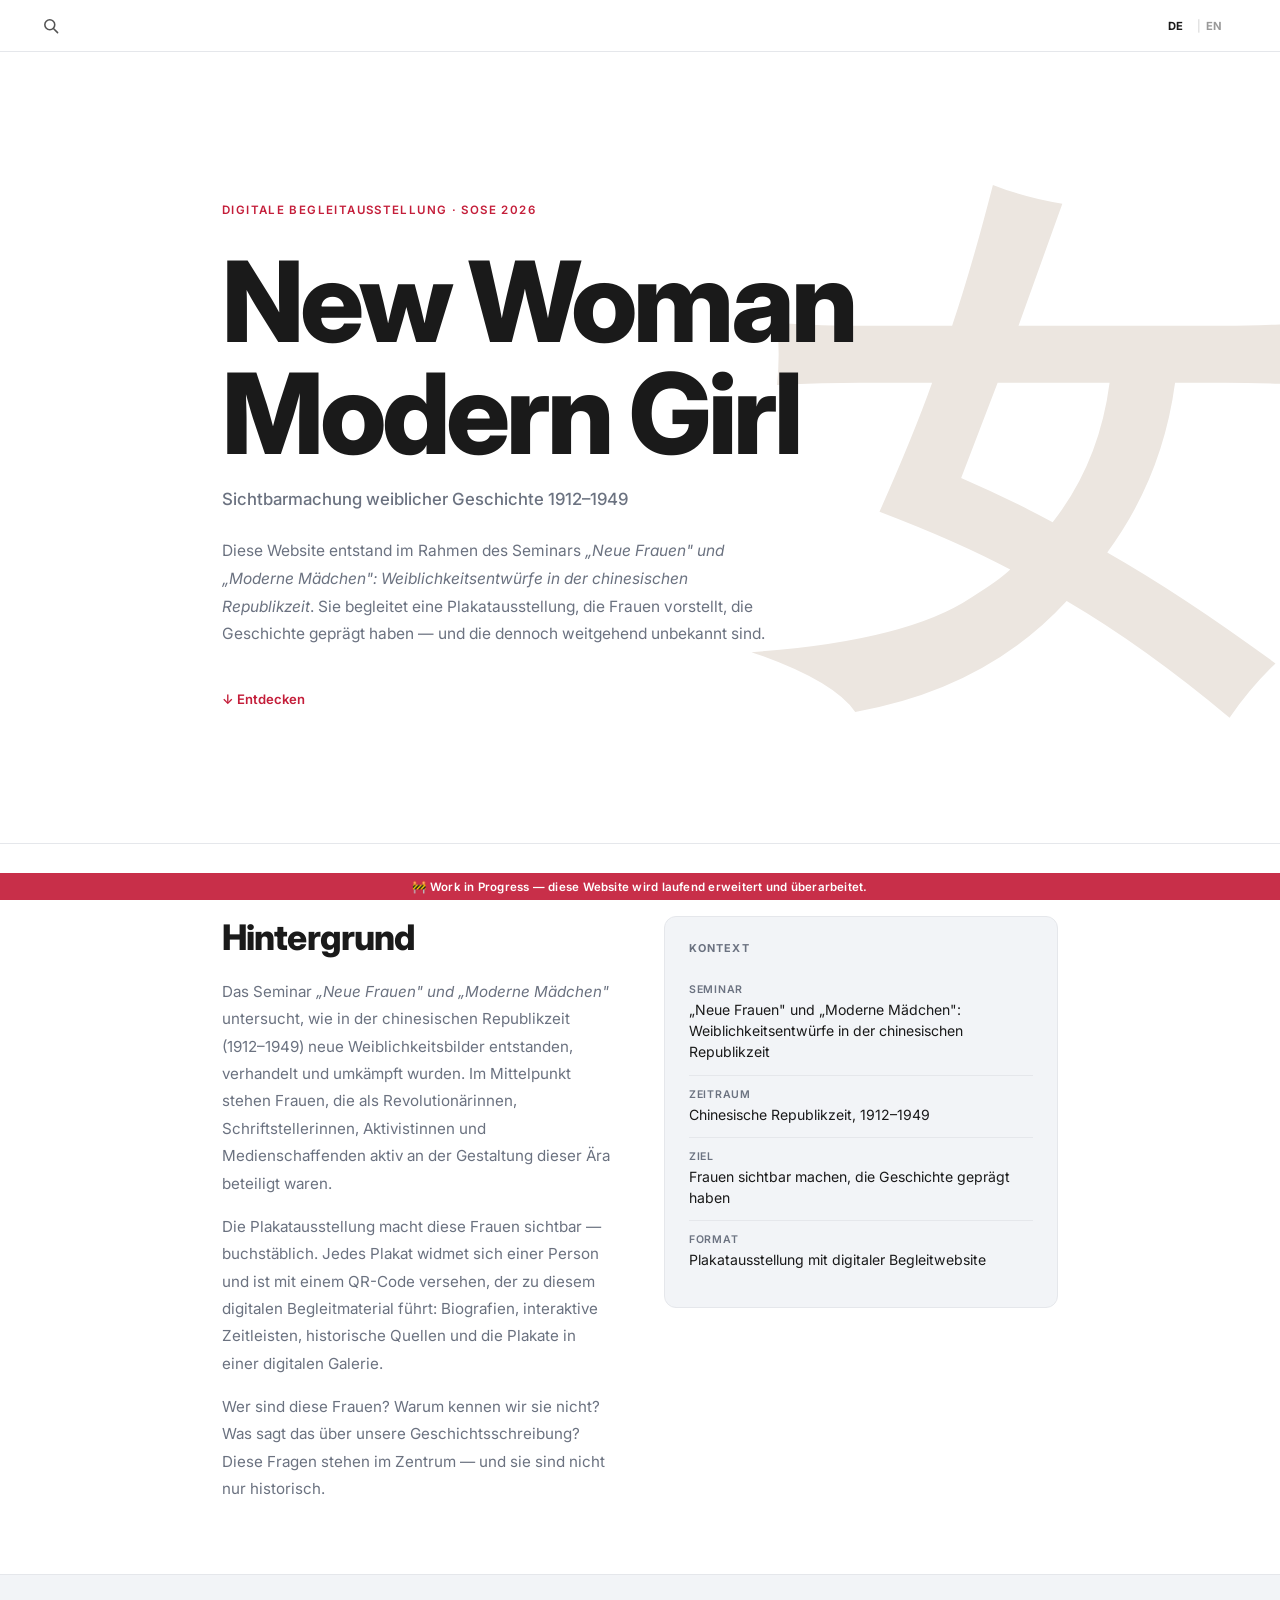
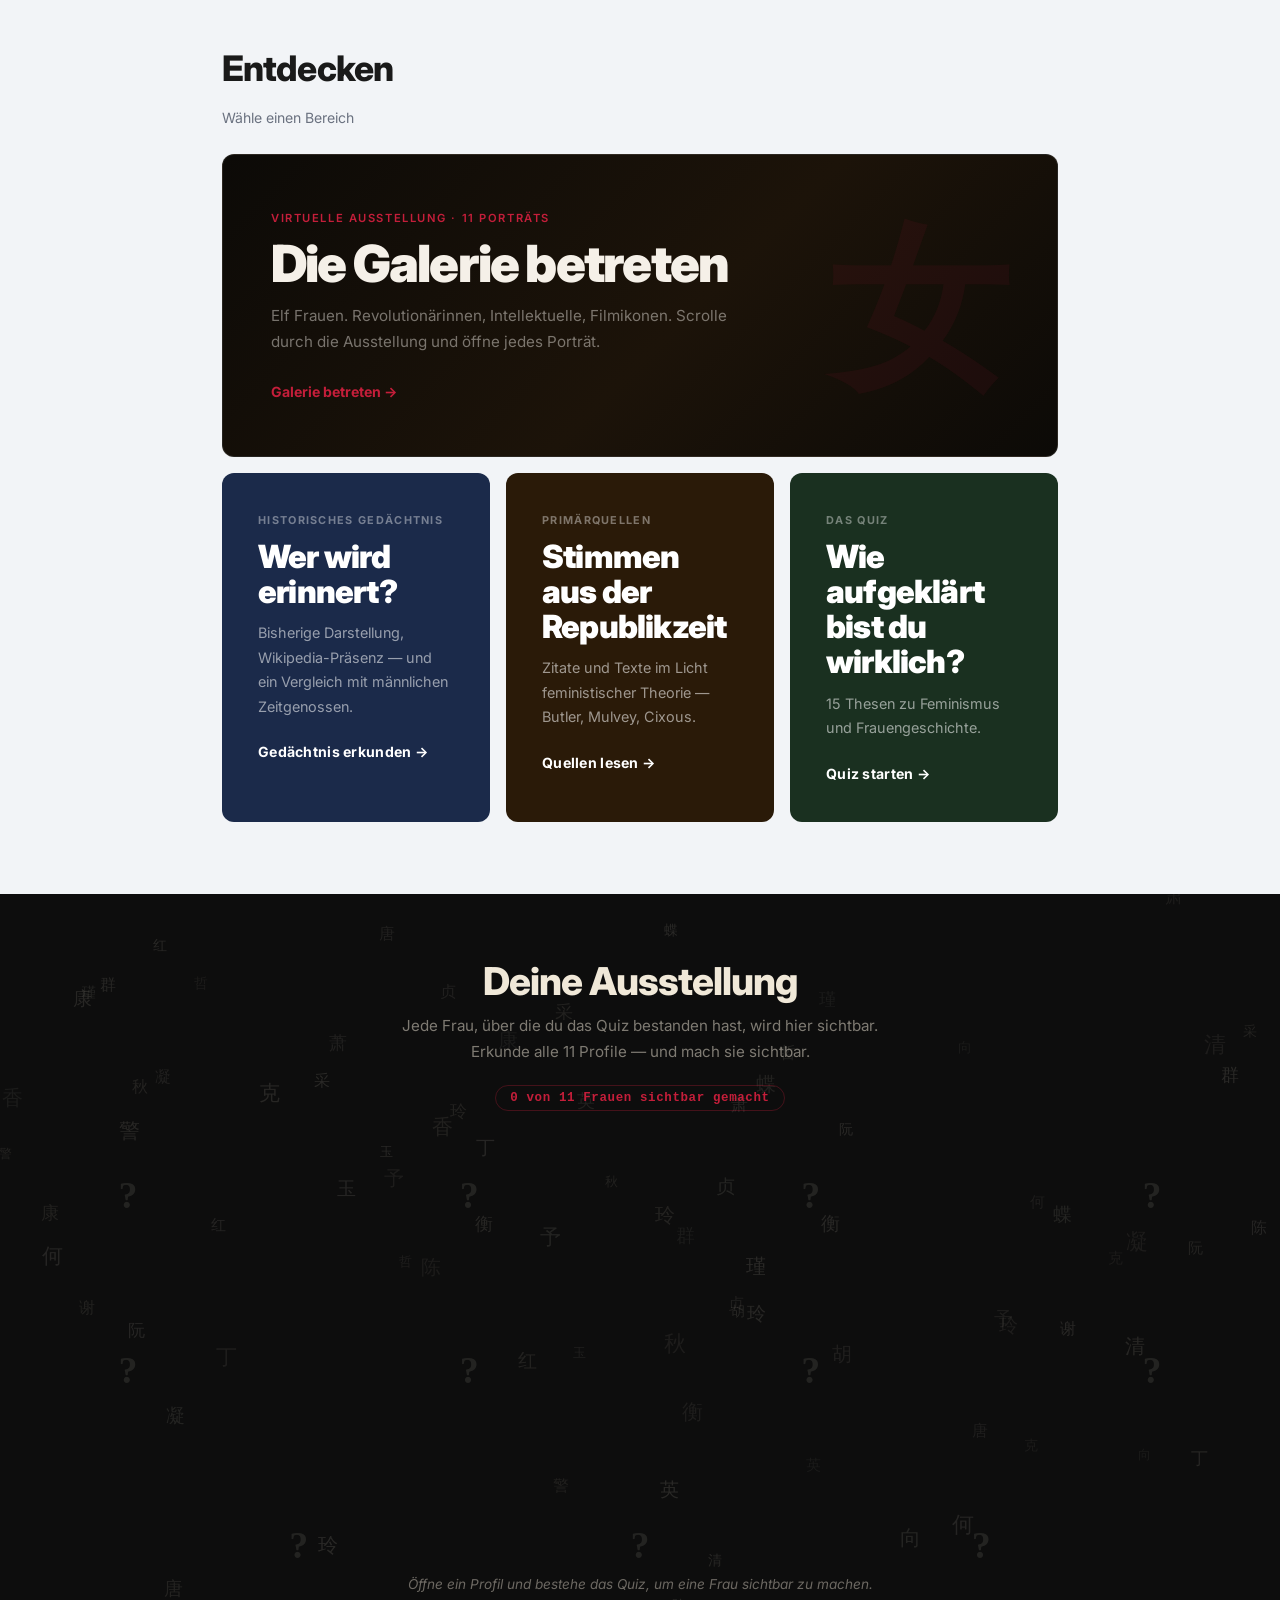
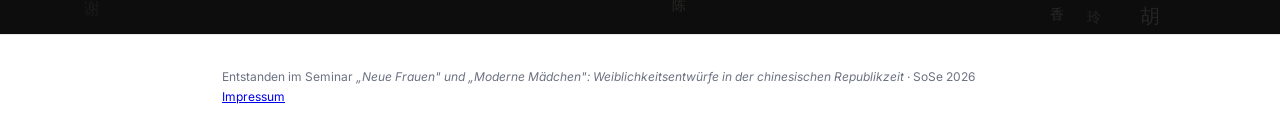
<file: index.html>
<!DOCTYPE html>
<html lang="de">
<head>
  <meta charset="UTF-8">
  <meta name="viewport" content="width=device-width, initial-scale=1.0">
  <title>Frauen der chinesischen Republikzeit – Digitale Begleitausstellung</title>
  <meta name="description" content="Digitale Begleitausstellung zum Seminar 'Neue Frauen' und 'Moderne Mädchen': Weiblichkeitsentwürfe in der chinesischen Republikzeit.">
  <link rel="preconnect" href="https://fonts.googleapis.com">
  <link rel="preconnect" href="https://fonts.gstatic.com" crossorigin>
  <link href="https://fonts.googleapis.com/css2?family=Inter:wght@400;500;600;700;800&display=swap" rel="stylesheet">
  <link rel="icon" type="image/svg+xml" href="favicon.svg">
  <link rel="stylesheet" href="style.css">
  <link rel="stylesheet" href="lang.css">
  <link rel="stylesheet" href="search.css">
</head>
<body class="landing-body">
  <a href="#main-content" class="skip-link">Zum Hauptinhalt springen</a>

  <div class="wip-banner" role="status" data-i18n="wip_banner">Work in Progress — diese Website wird laufend erweitert und überarbeitet.</div>

  <!-- NAVBAR -->
  <nav class="index-nav" id="indexNav">
     <div id="lang-toggle">
  <button onclick="setLang('de')" class="lang-btn" data-lang="de" aria-pressed="true">DE</button>
  <button onclick="setLang('en')" class="lang-btn" data-lang="en" aria-pressed="false">EN</button>
</div>
  </nav>

  <!-- ── HERO ──────────────────────────────────────── -->
  <header class="lp-hero" id="main-content">
    <div class="lp-hero-content">
      <div class="lp-eyebrow" data-i18n="index_eyebrow">Digitale Begleitausstellung · SoSe 2026</div>
      <h1 class="lp-headline">New Woman<br>Modern Girl</h1>
      <p class="lp-subline" data-i18n="index_subline">Sichtbarmachung weiblicher Geschichte 1912–1949</p>
      <p class="lp-intro-text" data-i18n="index_intro">
        Diese Website entstand im Rahmen des Seminars
        <em>„Neue Frauen" und „Moderne Mädchen": Weiblichkeitsentwürfe in der chinesischen Republikzeit</em>.
        Sie begleitet eine Plakatausstellung, die Frauen vorstellt, die Geschichte geprägt haben —
        und die dennoch weitgehend unbekannt sind.
      </p>
      <a href="#entdecken" class="lp-scroll-hint" aria-label="Nach unten scrollen" data-i18n="index_discover_btn">↓ Entdecken</a>
    </div>
    <div class="lp-hero-deco" aria-hidden="true">女</div>
  </header>

  <!-- ── HINTERGRUND ───────────────────────────────── -->
  <section class="lp-section lp-bg-section">
    <div class="lp-container">
      <div class="lp-section-grid">
        <div>
          <h2 class="lp-section-title" data-i18n="index_bg_title">Hintergrund</h2>
          <p class="lp-section-text" data-i18n="index_bg_body_1">
            Das Seminar <em>„Neue Frauen" und „Moderne Mädchen"</em> untersucht, wie in der chinesischen
            Republikzeit (1912–1949) neue Weiblichkeitsbilder entstanden, verhandelt und umkämpft wurden.
            Im Mittelpunkt stehen Frauen, die als Revolutionärinnen, Schriftstellerinnen, Aktivistinnen
            und Medienschaffenden aktiv an der Gestaltung dieser Ära beteiligt waren.
          </p>
          <p class="lp-section-text" data-i18n="index_bg_body_2">
            Die Plakatausstellung macht diese Frauen sichtbar — buchstäblich. Jedes Plakat widmet sich
            einer Person und ist mit einem QR-Code versehen, der zu diesem digitalen Begleitmaterial führt:
            Biografien, interaktive Zeitleisten, historische Quellen und die Plakate in einer digitalen Galerie.
          </p>
          <p class="lp-section-text" data-i18n="index_bg_body_3">
            Wer sind diese Frauen? Warum kennen wir sie nicht? Was sagt das über unsere Geschichtsschreibung?
            Diese Fragen stehen im Zentrum — und sie sind nicht nur historisch.
          </p>
        </div>
        <aside>
          <div class="lp-context-box">
            <div class="lp-context-label" data-i18n="index_context_label">Kontext</div>
            <div class="lp-context-item">
              <div class="lp-context-key" data-i18n="index_context_key_seminar">Seminar</div>
              <div class="lp-context-val" data-i18n="index_context_val_seminar">„Neue Frauen" und „Moderne Mädchen": Weiblichkeitsentwürfe in der chinesischen Republikzeit</div>
            </div>
            <div class="lp-context-item">
              <div class="lp-context-key" data-i18n="index_context_key_zeitraum">Zeitraum</div>
              <div class="lp-context-val" data-i18n="index_context_val_zeitraum">Chinesische Republikzeit, 1912–1949</div>
            </div>
            <div class="lp-context-item">
              <div class="lp-context-key" data-i18n="index_context_key_ziel">Ziel</div>
              <div class="lp-context-val" data-i18n="index_context_val_ziel">Frauen sichtbar machen, die Geschichte geprägt haben</div>
            </div>
            <div class="lp-context-item">
              <div class="lp-context-key" data-i18n="index_context_key_format">Format</div>
              <div class="lp-context-val" data-i18n="index_context_val_format">Plakatausstellung mit digitaler Begleitwebsite</div>
            </div>
          </div>
        </aside>
      </div>
    </div>
  </section>

  <!-- ── ENTDECKEN ─────────────────────────────────── -->
  <section class="lp-section" id="entdecken">
    <div class="lp-container">
      <h2 class="lp-section-title" data-i18n="index_discover_title">Entdecken</h2>
      <p class="lp-section-subtitle" data-i18n="index_discover_sub">Wähle einen Bereich</p>

      <div class="lp-entry-grid">

        <a href="galerie3d.html" class="lp-gallery3d-card">
          <div class="lp-gallery3d-deco" aria-hidden="true">女</div>
          <div class="lp-gallery3d-label" data-i18n="index_gallery_label">Virtuelle Ausstellung · 11 Porträts</div>
          <h3 class="lp-gallery3d-title" data-i18n="index_gallery_title">Die Galerie betreten</h3>
          <p class="lp-gallery3d-desc" data-i18n="index_gallery_desc">Elf Frauen. Revolutionärinnen, Intellektuelle, Filmikonen. Scrolle durch die Ausstellung und öffne jedes Porträt.</p>
          <div class="lp-gallery3d-cta" data-i18n="index_gallery_cta">Galerie betreten →</div>
        </a>

        <div class="lp-entry-row">

          <a href="sichtbarkeit.html" class="lp-network-card">
            <div class="lp-network-label" data-i18n="index_network_label">Historisches Gedächtnis</div>
            <h3 class="lp-network-title" data-i18n="index_network_title">Wer wird erinnert?</h3>
            <p class="lp-network-desc" data-i18n="index_network_desc">Bisherige Darstellung, Wikipedia-Präsenz — und ein Vergleich mit männlichen Zeitgenossen.</p>
            <div class="lp-network-cta" data-i18n="index_network_cta">Gedächtnis erkunden →</div>
          </a>

          <a href="quellen.html" class="lp-quellen-card">
            <div class="lp-quellen-label" data-i18n="index_quellen_label">Primärquellen</div>
            <h3 class="lp-quellen-title" data-i18n="index_quellen_title">Stimmen aus der Republikzeit</h3>
            <p class="lp-quellen-desc" data-i18n="index_quellen_desc">Zitate und Texte im Licht feministischer Theorie — Butler, Mulvey, Cixous.</p>
            <div class="lp-quellen-cta" data-i18n="index_quellen_cta">Quellen lesen →</div>
          </a>

          <a href="quiz.html" class="lp-quiz-card">
            <div class="lp-quiz-label" data-i18n="index_quiz_label">Das Quiz</div>
            <h3 class="lp-quiz-title" data-i18n="index_quiz_title">Wie aufgeklärt bist du wirklich?</h3>
            <p class="lp-quiz-desc" data-i18n="index_quiz_desc">15 Thesen zu Feminismus und Frauengeschichte.</p>
            <div class="lp-quiz-cta" data-i18n="index_quiz_cta">Quiz starten →</div>
          </a>

        </div>

      </div>

    </div>
  </section>

  <!-- ── WELLE ────────────────────────────────────────── -->
  <section class="welle-section" id="welle">
    <canvas id="welleCanvas" role="img" aria-label="Interaktive Galerie: Frauen der chinesischen Republikzeit — erscheinen, sobald du ihre Quizze besteht"></canvas>
    <div class="welle-header">
      <h2 class="welle-title" data-i18n="index_welle_title">Deine Ausstellung</h2>
      <p class="welle-desc" data-i18n="index_welle_desc">Jede Frau, über die du das Quiz bestanden hast, wird hier sichtbar.<br>Erkunde alle 11 Profile — und mach sie sichtbar.</p>
      <div class="welle-counter" id="welleCounter">0 von 11 Frauen sichtbar gemacht</div>
    </div>
    <p class="welle-hinweis" id="welleHinweis"></p>
  </section>

  <!-- ── FOOTER ─────────────────────────────────────── -->
  <footer class="lp-footer">
    <div class="lp-container">
      <p>Entstanden im Seminar <em>„Neue Frauen" und „Moderne Mädchen": Weiblichkeitsentwürfe in der chinesischen Republikzeit</em> · SoSe 2026</p>
      <p><a href="impressum.html" data-i18n="impressum_link">Impressum</a></p>
    </div>
  </footer>

  <script src="lang.js"></script>
  <script src="translations.js"></script>
  <script src="welle.js"></script>
  <script src="data.js"></script>
  <script src="search-data.js"></script>
  <script src="search.js"></script>
</body>
</html>
</file>
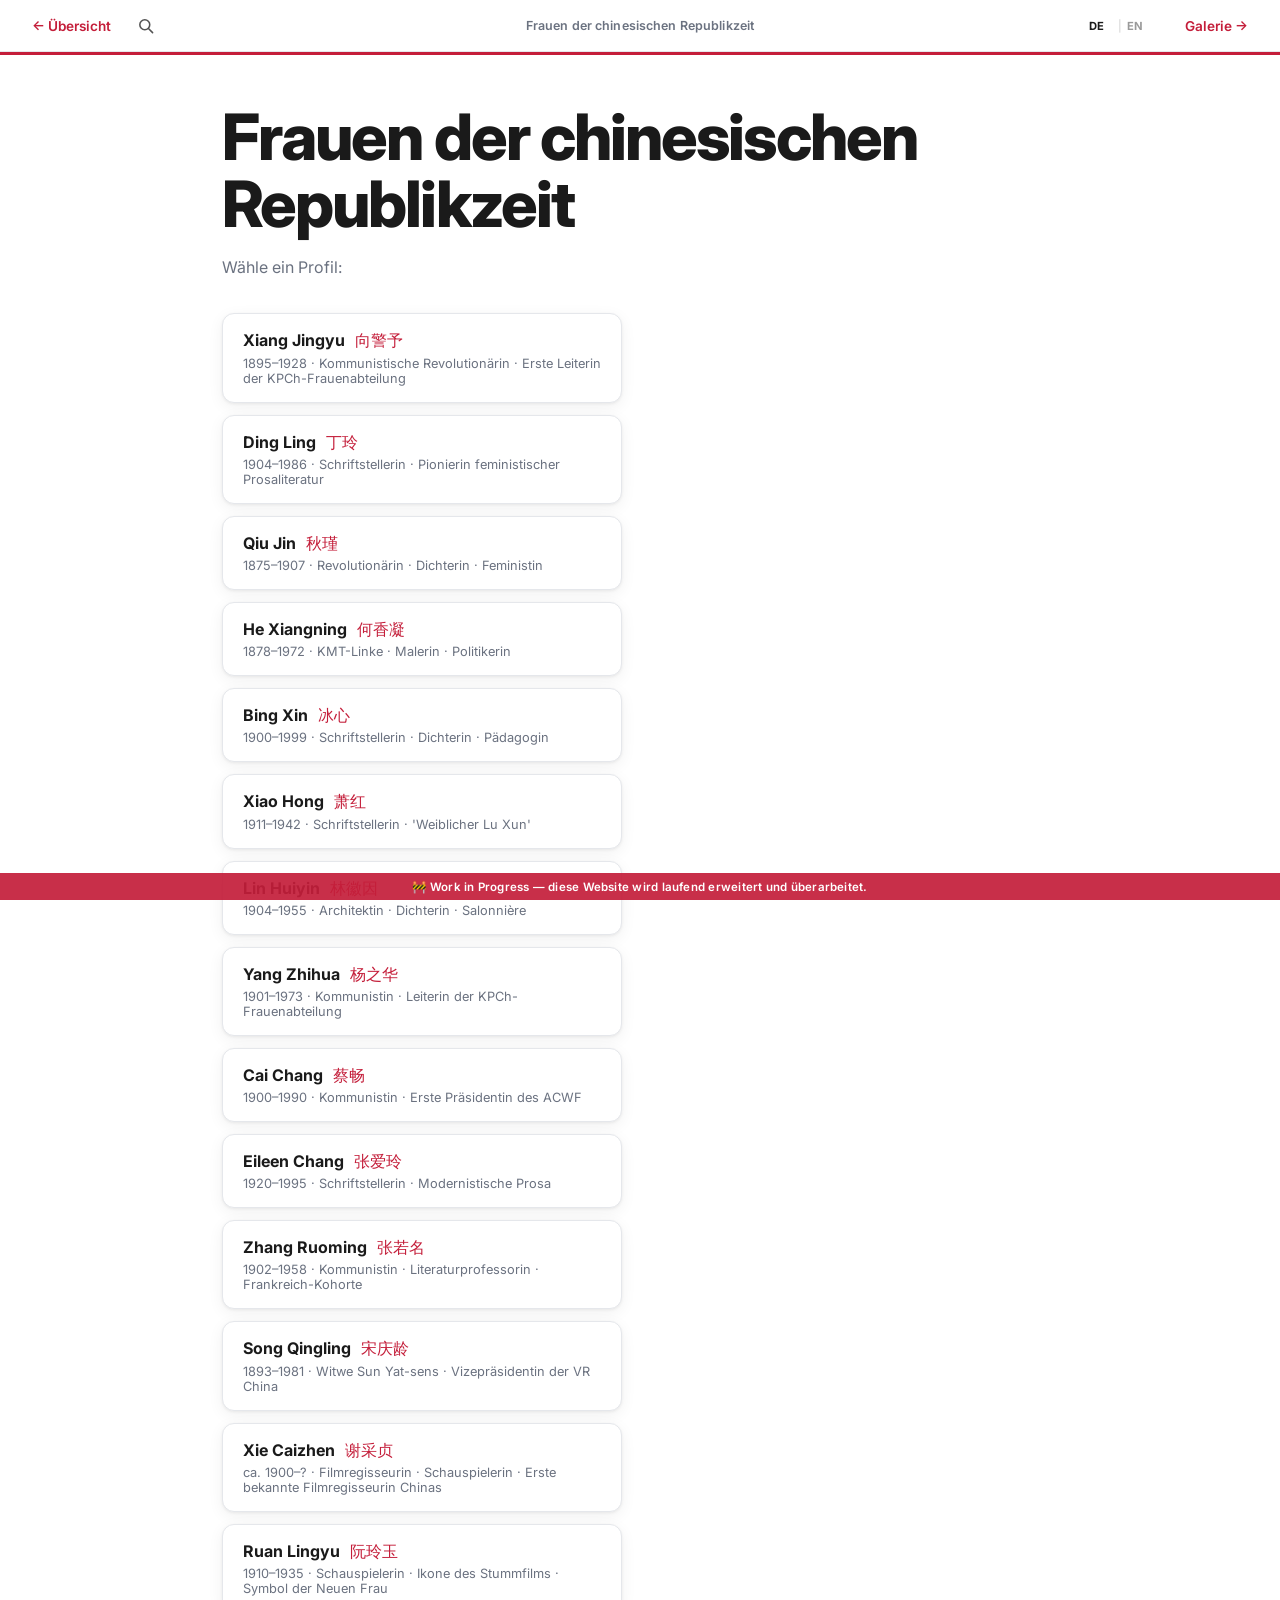
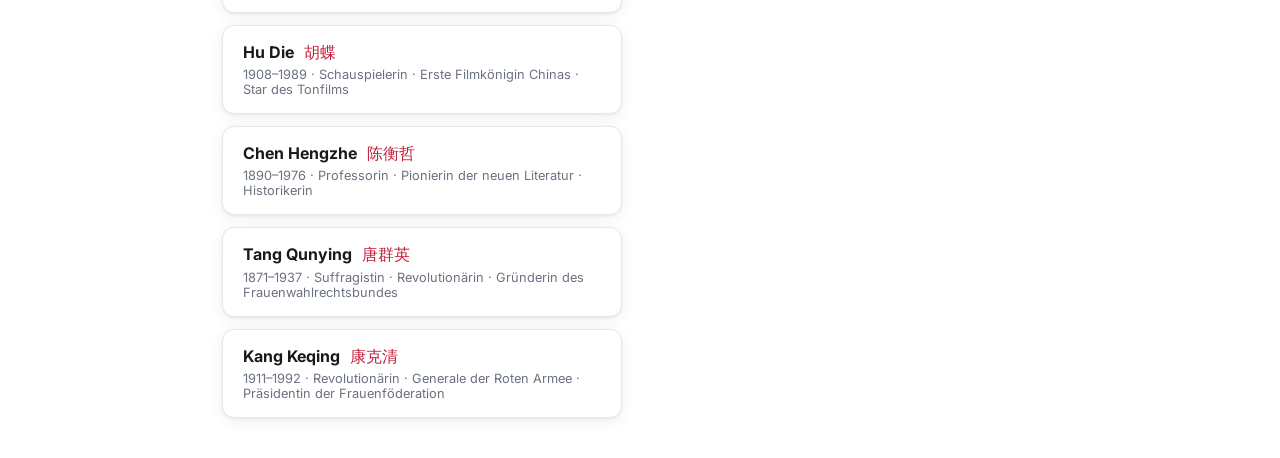
<file: frau.html>
<!DOCTYPE html>
<html lang="de">
<head>
  <meta charset="UTF-8">
  <meta name="viewport" content="width=device-width, initial-scale=1.0">
  <title>Frauen der chinesischen Republikzeit</title>
  <meta name="description" content="Profile bedeutender Frauen der chinesischen Republikzeit (1912–1949).">
  <link rel="preconnect" href="https://fonts.googleapis.com">
  <link rel="preconnect" href="https://fonts.gstatic.com" crossorigin>
  <link href="https://fonts.googleapis.com/css2?family=Inter:wght@400;500;600;700;800&display=swap" rel="stylesheet">
  <link rel="icon" type="image/svg+xml" href="favicon.svg">
  <link rel="stylesheet" href="frau.css">
  <link rel="stylesheet" href="lang.css">
  <link rel="stylesheet" href="search.css">
</head>
<body>
  <a href="#main-content" class="skip-link">Zum Hauptinhalt springen</a>

  <div class="wip-banner" role="status" data-i18n="wip_banner">Work in Progress — diese Website wird laufend erweitert und überarbeitet.</div>

  <!-- NAVBAR -->
  <nav class="frau-nav" id="frauNav">
    <a href="index.html" class="frau-nav-back" data-i18n="nav_back"><span class="nav-arrow">←</span> Übersicht</a>
    <span class="frau-nav-title" data-i18n="nav_title">Frauen der chinesischen Republikzeit</span>
     <div id="lang-toggle">
  <button onclick="setLang('de')" class="lang-btn" data-lang="de" aria-pressed="true">DE</button>
  <button onclick="setLang('en')" class="lang-btn" data-lang="en" aria-pressed="false">EN</button>
</div>
    <a href="galerie3d.html" class="frau-nav-back" data-i18n="nav_gallery_link">Galerie <span class="nav-arrow">→</span></a>
  </nav>

  <!-- HERO -->
  <section id="hero" class="hero">
    <div class="hero-accent-line"></div>
    <div class="hero-container">
      <h1 id="hero-name" class="hero-name"></h1>
      <div id="hero-chinesisch" class="hero-chinesisch"></div>
      <div class="hero-meta">
        <span id="hero-lebensdaten" class="hero-lebensdaten"></span>
        <span class="hero-meta-sep">·</span>
        <span id="hero-rolle" class="hero-rolle"></span>
      </div>
      <p id="hero-intro" class="hero-intro"></p>
    </div>
  </section>

  <!-- TAB NAVIGATION -->
  <div class="tab-nav" id="tabNav">
    <div class="tab-nav-inner" role="tablist" aria-label="Profilbereiche">
      <button class="tab" role="tab" id="tab-btn-biografie"  aria-selected="true"  aria-controls="tab-biografie"  data-tab="biografie"  data-i18n="tab_biografie">Biografie</button>
      <button class="tab" role="tab" id="tab-btn-zeitleiste" aria-selected="false" aria-controls="tab-zeitleiste" data-tab="zeitleiste" data-i18n="tab_zeitleiste">Zeitleiste</button>
      <button class="tab" role="tab" id="tab-btn-galerie"    aria-selected="false" aria-controls="tab-galerie"    data-tab="galerie"    data-i18n="tab_galerie">Galerie</button>
      <button class="tab" role="tab" id="tab-btn-quiz"       aria-selected="false" aria-controls="tab-quiz"       data-tab="quiz"       data-i18n="tab_quiz">Quiz</button>
    </div>
  </div>

  <!-- TAB CONTENTS -->
  <main class="tab-content-wrapper" id="main-content">

    <div id="tab-biografie"  class="tab-content" role="tabpanel" aria-labelledby="tab-btn-biografie"  tabindex="0"></div>

    <div id="tab-zeitleiste" class="tab-content" role="tabpanel" aria-labelledby="tab-btn-zeitleiste" tabindex="0"></div>

    <div id="tab-galerie"    class="tab-content" role="tabpanel" aria-labelledby="tab-btn-galerie"    tabindex="0"></div>

    <div id="tab-quiz"       class="tab-content" role="tabpanel" aria-labelledby="tab-btn-quiz"       tabindex="0"></div>

  </main>

  <!-- LIGHTBOX -->
  <div id="lightbox" class="lightbox" role="dialog" aria-modal="true" aria-label="Bildansicht">
    <div class="lightbox-box">
      <button class="lightbox-close" id="lightboxClose" aria-label="Schließen">✕</button>
      <div id="lightbox-img" class="lightbox-img-area"></div>
      <div id="lightbox-info" class="lightbox-info"></div>
    </div>
  </div>

  <script src="lang.js"></script>
  <script src="translations.js"></script>
  <script src="data.js"></script>
  <script src="data_en_a.js"></script>
  <script src="data_en_b.js"></script>
  <script src="data_en.js"></script>
  <script src="frau.js"></script>
  <script src="search-data.js"></script>
  <script src="search.js"></script>
</body>
</html>
</file>
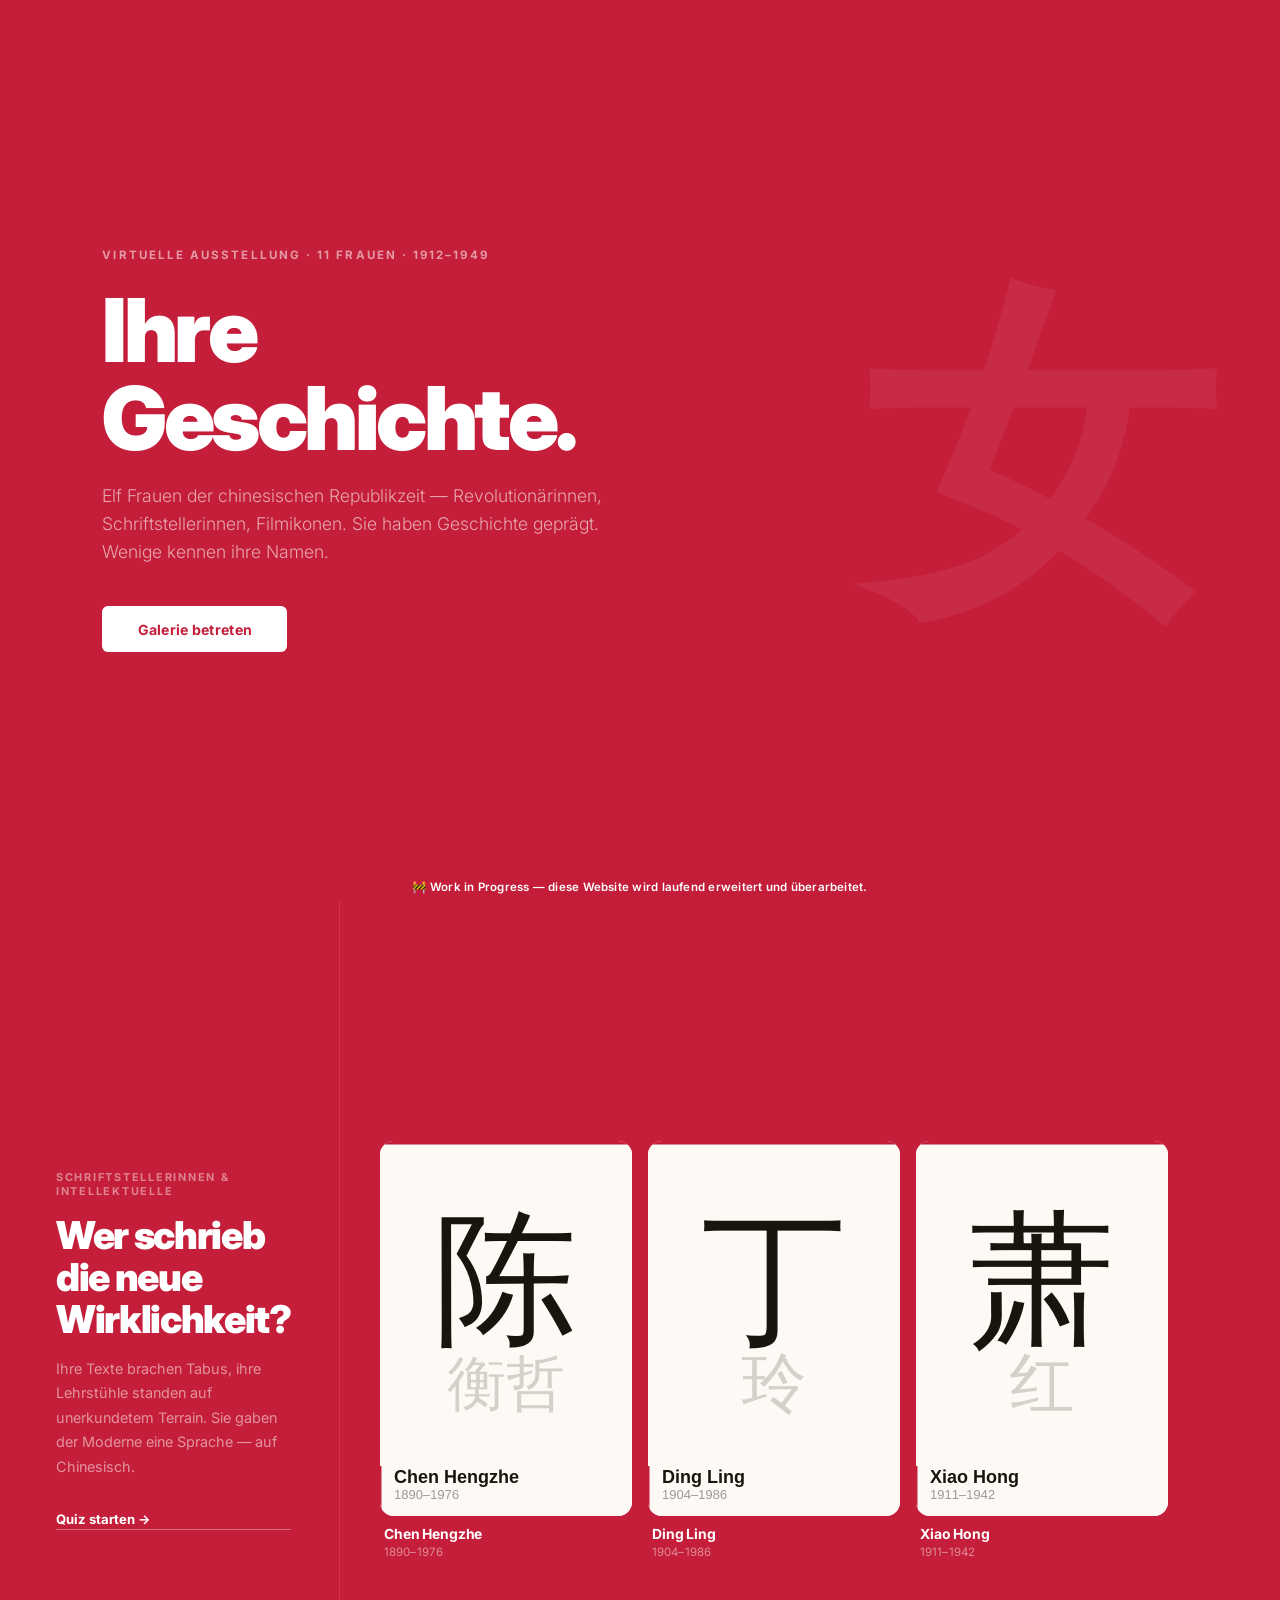
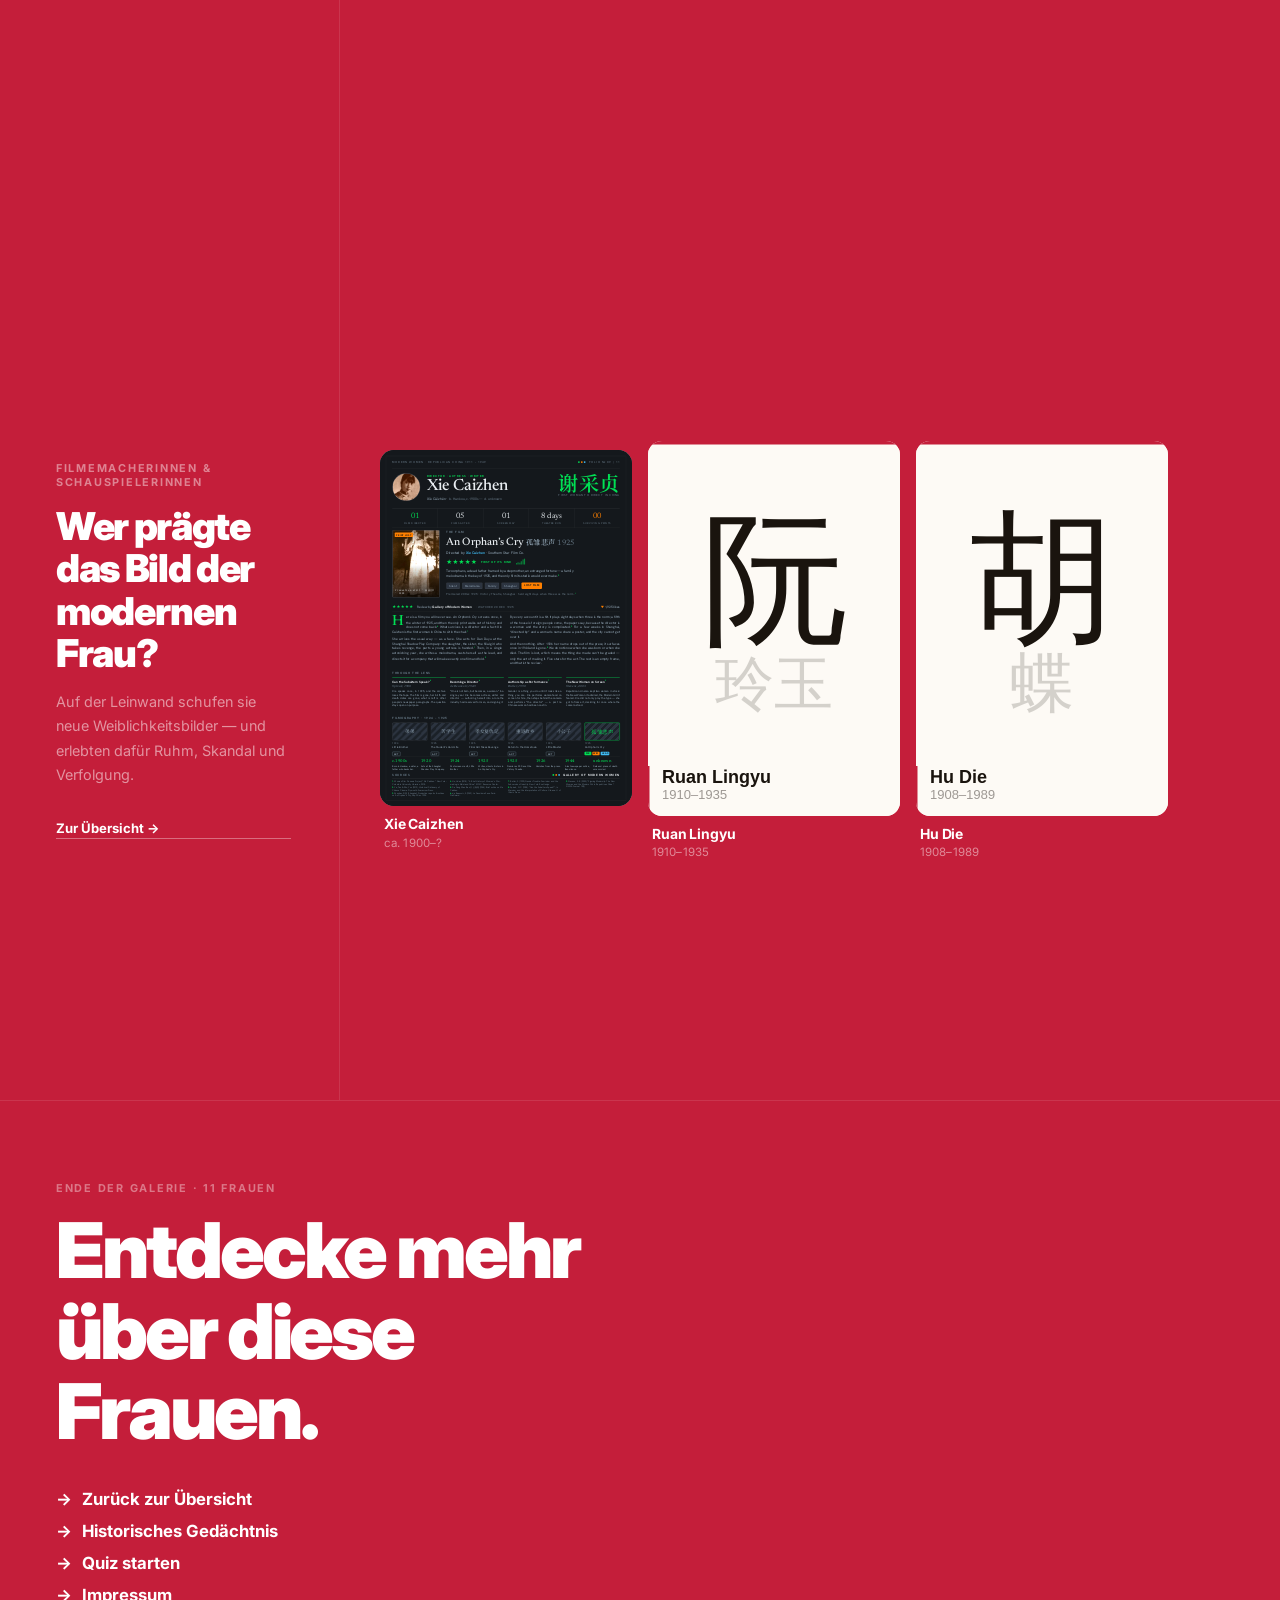
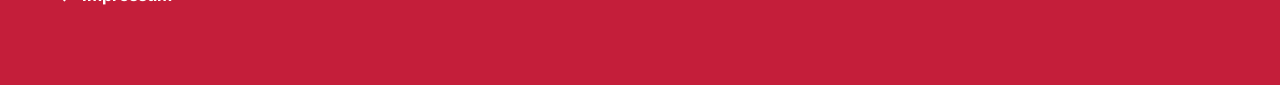
<file: galerie3d.html>
<!DOCTYPE html>
<html lang="de">
<head>
  <meta charset="UTF-8">
  <meta name="viewport" content="width=device-width, initial-scale=1.0">
  <meta name="description" content="Virtuelle Ausstellung: Elf Frauen der chinesischen Republikzeit — Revolutionärinnen, Schriftstellerinnen, Filmikonen.">
  <title>Virtuelle Galerie – Frauen der chinesischen Republikzeit</title>
  <link rel="preconnect" href="https://fonts.googleapis.com">
  <link rel="preconnect" href="https://fonts.gstatic.com" crossorigin>
  <link href="https://fonts.googleapis.com/css2?family=Inter:wght@300;400;500;600;700;800;900&family=Spectral:ital,wght@0,300;0,400;0,500;0,600;0,700;1,300;1,400&family=Cormorant+Garamond:ital,wght@0,400;0,500;0,600;0,700;1,400;1,500&family=Noto+Serif+SC:wght@400;500;600;700;900&family=Hanken+Grotesk:wght@400;500;700&family=Newsreader:ital,wght@0,400;0,500;1,400&family=JetBrains+Mono:wght@400;500&display=swap" rel="stylesheet">
  <link rel="icon" type="image/svg+xml" href="favicon.svg">
  <link rel="stylesheet" href="galerie3d.css">
  <link rel="stylesheet" href="lang.css">
  <link rel="stylesheet" href="search.css">
</head>
<body>
  <a href="#gMain" class="skip-link">Zum Hauptinhalt springen</a>

  <div class="wip-banner" role="status" data-i18n="wip_banner">Work in Progress — diese Website wird laufend erweitert und überarbeitet.</div>

  <!-- ── INTRO ──────────────────────────────────────────────────── -->
  <div class="g-intro" id="gIntro">
    <div class="g-intro-inner">
      <p class="g-intro-eyebrow" data-i18n="galerie_intro_eyebrow">Virtuelle Ausstellung · 11 Frauen · 1912–1949</p>
      <h1 class="g-intro-title" data-i18n="galerie_intro_title">Ihre Geschichte.</h1>
      <p class="g-intro-sub" data-i18n="galerie_intro_sub">
        Elf Frauen der chinesischen Republikzeit — Revolutionärinnen,
        Schriftstellerinnen, Filmikonen. Sie haben Geschichte geprägt.
        Wenige kennen ihre Namen.
      </p>
      <button class="g-intro-btn" id="gIntroBtn" data-i18n="galerie_enter_btn">Galerie betreten</button>
    </div>
    <div class="g-intro-deco" aria-hidden="true">女</div>
  </div>

  <!-- ── NAV ────────────────────────────────────────────────────── -->
  <nav class="gnav">
    <a href="index.html" class="gnav-back" data-i18n="nav_back"><span class="nav-arrow">←</span> Übersicht</a>
    <div id="lang-toggle">
      <button onclick="setLang('de')" class="lang-btn" data-lang="de" aria-pressed="true">DE</button>
      <button onclick="setLang('en')" class="lang-btn" data-lang="en" aria-pressed="false">EN</button>
    </div>
    <span class="gnav-count" id="gCount"></span>
  </nav>

  <!-- ── MAIN ───────────────────────────────────────────────────── -->
  <main class="g-main" id="gMain" tabindex="-1">

    <!-- Each section injected by JS -->

  </main>

  <script src="lang.js"></script>
  <script src="translations.js"></script>
  <script src="galerie3d.js"></script>
  <script src="data.js"></script>
  <script src="search-data.js"></script>
  <script src="search.js"></script>
</body>
</html>
</file>
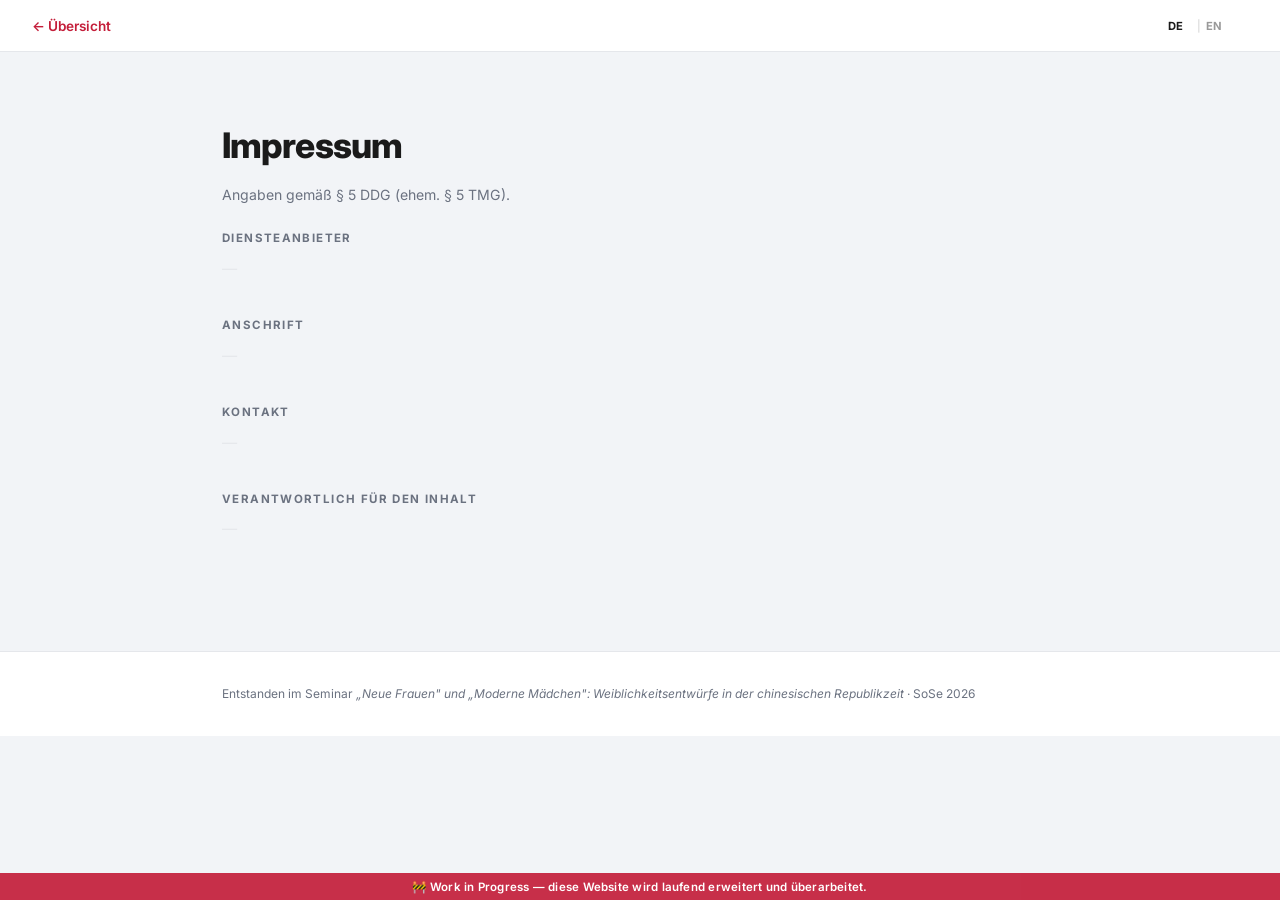
<file: impressum.html>
<!DOCTYPE html>
<html lang="de">
<head>
  <meta charset="UTF-8">
  <meta name="viewport" content="width=device-width, initial-scale=1.0">
  <title>Impressum – Frauen der chinesischen Republikzeit</title>
  <meta name="description" content="Impressum der digitalen Begleitausstellung zum Seminar 'Neue Frauen' und 'Moderne Mädchen'.">
  <link rel="preconnect" href="https://fonts.googleapis.com">
  <link rel="preconnect" href="https://fonts.gstatic.com" crossorigin>
  <link href="https://fonts.googleapis.com/css2?family=Inter:wght@400;500;600;700;800&display=swap" rel="stylesheet">
  <link rel="icon" type="image/svg+xml" href="favicon.svg">
  <link rel="stylesheet" href="style.css">
  <link rel="stylesheet" href="lang.css">
  <style>
    /* Impressum — labelled blocks, values left blank for now */
    .imp-block { margin-bottom: 2.25rem; }
    .imp-block h2 {
      font-size: 0.72rem;
      font-weight: 700;
      text-transform: uppercase;
      letter-spacing: 0.12em;
      color: var(--text-muted);
      margin: 0 0 0.6rem;
    }
    .imp-value {
      font-size: 0.95rem;
      line-height: 1.8;
      color: var(--text);
      min-height: 1.8em;
      white-space: pre-line;
    }
    .imp-value:empty::before {
      content: "—";
      color: var(--border);
    }
  </style>
</head>
<body class="landing-body">
  <a href="#main-content" class="skip-link">Zum Hauptinhalt springen</a>

  <div class="wip-banner" role="status" data-i18n="wip_banner">Work in Progress — diese Website wird laufend erweitert und überarbeitet.</div>

  <!-- NAVBAR -->
  <nav class="index-nav" id="indexNav">
    <a href="index.html" class="index-nav-back" data-i18n="nav_back">← Übersicht</a>
    <div id="lang-toggle">
      <button onclick="setLang('de')" class="lang-btn" data-lang="de" aria-pressed="true">DE</button>
      <button onclick="setLang('en')" class="lang-btn" data-lang="en" aria-pressed="false">EN</button>
    </div>
  </nav>

  <!-- ── IMPRESSUM ─────────────────────────────────── -->
  <section class="lp-section" id="main-content">
    <div class="lp-container">
      <h1 class="lp-section-title" data-i18n="impressum_title">Impressum</h1>
      <p class="lp-section-subtitle" data-i18n="impressum_sub">Angaben gemäß § 5 DDG (ehem. § 5 TMG).</p>

      <div class="imp-block">
        <h2 data-i18n="impressum_provider">Diensteanbieter</h2>
        <div class="imp-value"></div>
      </div>

      <div class="imp-block">
        <h2 data-i18n="impressum_address">Anschrift</h2>
        <div class="imp-value"></div>
      </div>

      <div class="imp-block">
        <h2 data-i18n="impressum_contact">Kontakt</h2>
        <div class="imp-value"></div>
      </div>

      <div class="imp-block">
        <h2 data-i18n="impressum_responsible">Verantwortlich für den Inhalt</h2>
        <div class="imp-value"></div>
      </div>
    </div>
  </section>

  <!-- ── FOOTER ─────────────────────────────────────── -->
  <footer class="lp-footer">
    <div class="lp-container">
      <p>Entstanden im Seminar <em>„Neue Frauen" und „Moderne Mädchen": Weiblichkeitsentwürfe in der chinesischen Republikzeit</em> · SoSe 2026</p>
    </div>
  </footer>

  <script src="lang.js"></script>
  <script src="translations.js"></script>
</body>
</html>
</file>
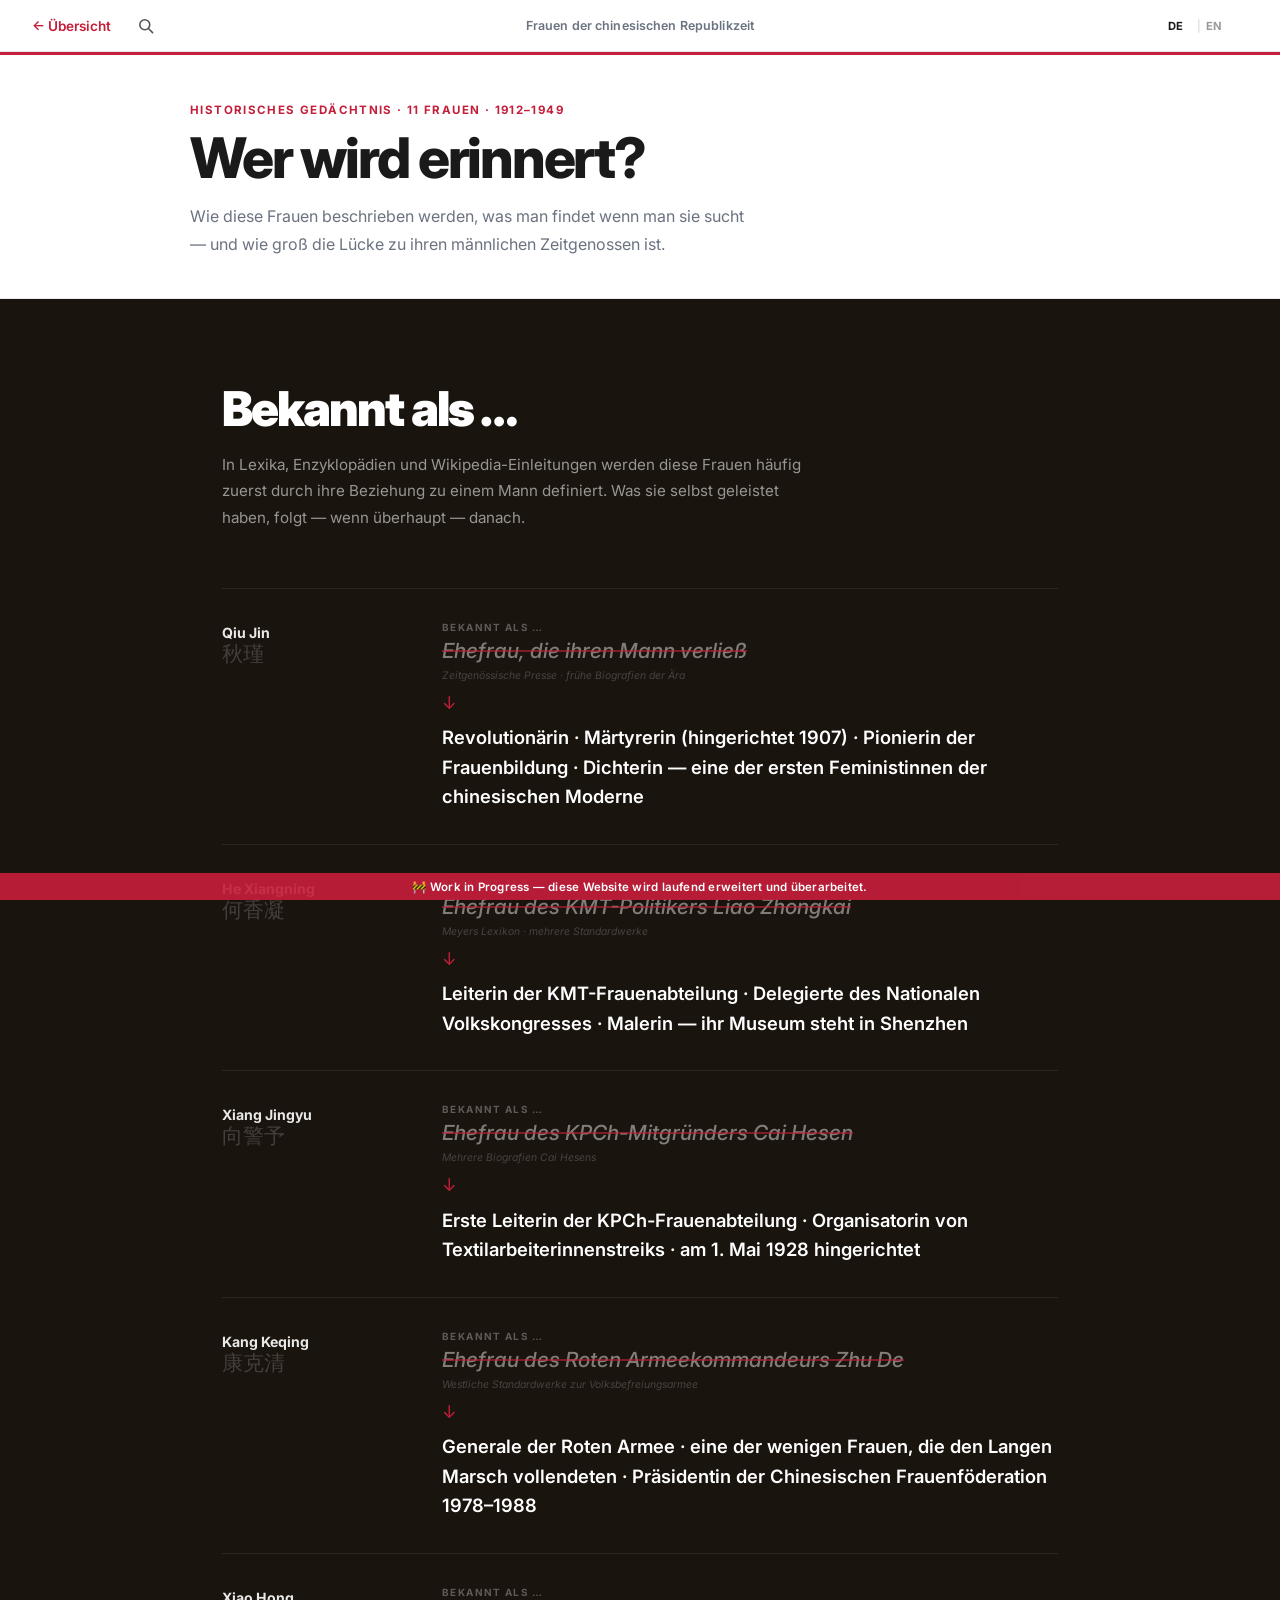
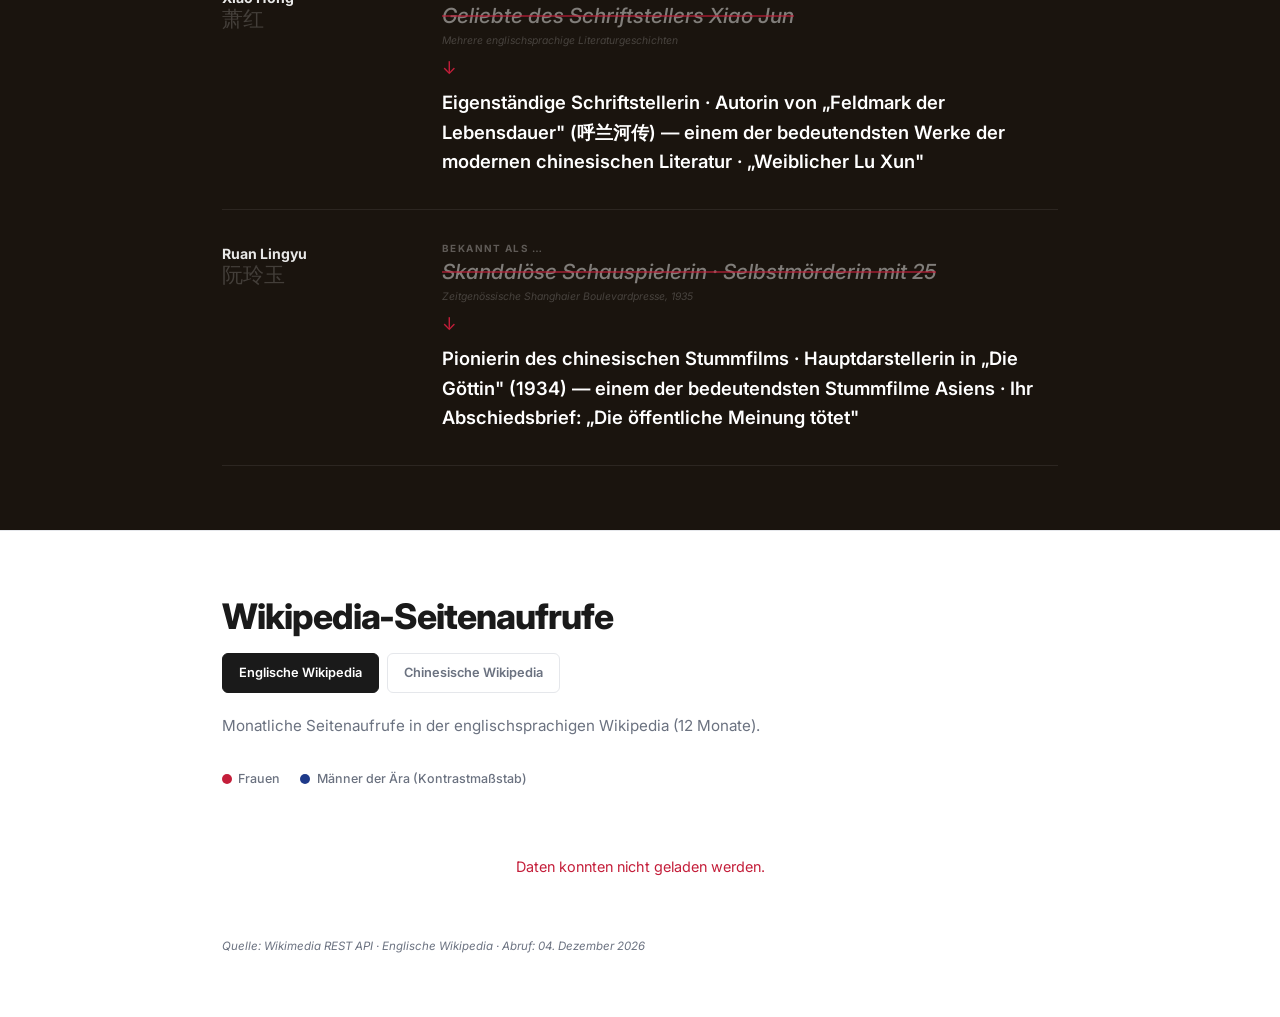
<file: netzwerk.html>
<!DOCTYPE html>
<html lang="de">
<head>
  <meta charset="UTF-8">
  <meta name="viewport" content="width=device-width, initial-scale=1.0">
  <title>Historisches Gedächtnis – Frauen der chinesischen Republikzeit</title>
  <meta name="description" content="Wie sichtbar sind die Frauen der chinesischen Republikzeit heute? Bekannt als, simulierte Suche, Wikipedia-Vergleich.">
  <link rel="preconnect" href="https://fonts.googleapis.com">
  <link rel="preconnect" href="https://fonts.gstatic.com" crossorigin>
  <link href="https://fonts.googleapis.com/css2?family=Inter:wght@400;500;600;700;800;900&display=swap" rel="stylesheet">
  <link rel="icon" type="image/svg+xml" href="favicon.svg">
  <link rel="stylesheet" href="netzwerk.css">
  <link rel="stylesheet" href="lang.css">
  <link rel="stylesheet" href="search.css">
</head>
<body>
  <a href="#main-content" class="skip-link">Zum Hauptinhalt springen</a>

  <div class="wip-banner" role="status" data-i18n="wip_banner">Work in Progress — diese Website wird laufend erweitert und überarbeitet.</div>

  <!-- NAVBAR -->
  <nav class="frau-nav">
    <a href="index.html" class="frau-nav-back" data-i18n="nav_back"><span class="nav-arrow">←</span> Übersicht</a>
    <span class="frau-nav-title" data-i18n="nav_title">Frauen der chinesischen Republikzeit</span>
    <div id="lang-toggle">
  <button onclick="setLang('de')" class="lang-btn" data-lang="de" aria-pressed="true">DE</button>
  <button onclick="setLang('en')" class="lang-btn" data-lang="en" aria-pressed="false">EN</button>
</div>
  </nav>

  <!-- HEADER -->
  <header class="netz-header" id="main-content">
    <div class="netz-header-container">
      <div class="netz-eyebrow" data-i18n="netzwerk_eyebrow">Historisches Gedächtnis · 11 Frauen · 1912–1949</div>
      <h1 data-i18n="netzwerk_title">Wer wird erinnert?</h1>
      <p data-i18n="netzwerk_desc">Wie diese Frauen beschrieben werden, was man findet wenn man sie sucht —
         und wie groß die Lücke zu ihren männlichen Zeitgenossen ist.</p>
    </div>
  </header>

  <!-- ── BEKANNT ALS ───────────────────────────────────────────── -->
  <section class="ba-section">
    <div class="ba-container">
      <div class="ba-head">
        <h2 data-i18n="netzwerk_bekannt_section">Bekannt als …</h2>
        <p class="ba-intro" data-i18n="netzwerk_bekannt_section2">
          In Lexika, Enzyklopädien und Wikipedia-Einleitungen werden diese Frauen
          häufig zuerst durch ihre Beziehung zu einem Mann definiert.
          Was sie selbst geleistet haben, folgt — wenn überhaupt — danach.
        </p>
      </div>
      <div id="baList"></div>
    </div>
  </section>

  <!-- HIDDEN: Simulierte Suche – im Code erhalten, Abschnitt ausgeblendet.
       Zum Wiederherstellen: äußere Kommentarklammern entfernen.
  <section class="suche-section">
    <div class="suche-container">
      <div class="suche-head">
        <h2>Suche, die nichts findet</h2>
        <p class="suche-intro">
          Was erscheint, wenn man diese Frauen auf Deutsch sucht?
          Eine Übersicht auf Basis verfügbarer Wikipedia- und Suchquellen,
          Stand Mai 2026.
        </p>
      </div>
      <div class="suche-chips" id="sucheChips"></div>
      <div class="suche-ui">
        <div class="suche-bar">
          <svg class="suche-icon" viewBox="0 0 20 20" fill="none">
            <circle cx="8.5" cy="8.5" r="5.5" stroke="currentColor" stroke-width="1.6"/>
            <path d="M13 13l3.5 3.5" stroke="currentColor" stroke-width="1.6" stroke-linecap="round"/>
          </svg>
          <span id="sucheQuery" class="suche-query-text"></span>
        </div>
        <div class="suche-stats" id="sucheStats"></div>
        <div id="sucheErgebnisse"></div>
        <div class="suche-hinweis" id="sucheHinweis"></div>
      </div>
    </div>
  </section>
  -->

  <!-- ── WIKIPEDIA-SEITENAUFRUFE ──────────────────────────────── -->
  <section class="wiki-section">
    <div class="wiki-container">
      <h2 data-i18n="netzwerk_chart_title">Wikipedia-Seitenaufrufe</h2>
      <div class="wiki-lang-toggle">
        <button class="wiki-lang-btn active" data-lang="en" data-i18n="netzwerk_toggle_en">Englische Wikipedia</button>
        <button class="wiki-lang-btn" data-lang="zh" data-i18n="netzwerk_toggle_zh">Chinesische Wikipedia</button>
      </div>
      <p class="wiki-intro" id="wikiIntro"></p>
      <div class="wiki-legend">
        <span class="wiki-legend-item">
          <span class="wiki-legend-dot" style="background:#C41E3A"></span><span data-i18n="netzwerk_legend_women">Frauen</span>
        </span>
        <span class="wiki-legend-item">
          <span class="wiki-legend-dot" style="background:#1E3A8A"></span><span data-i18n="netzwerk_legend_men">Männer der Ära (Kontrastmaßstab)</span>
        </span>
      </div>
      <div id="wikiChart" class="wiki-chart">
        <div class="wiki-loading" data-i18n="netzwerk_loading">Daten werden geladen…</div>
      </div>
      <p class="wiki-note" id="wikiNote"></p>
    </div>
  </section>

  <script src="lang.js"></script>
  <script src="translations.js"></script>
  <script src="data.js"></script>
  <script src="netzwerk.js"></script>
  <script src="search-data.js"></script>
  <script src="search.js"></script>
</body>
</html>
</file>
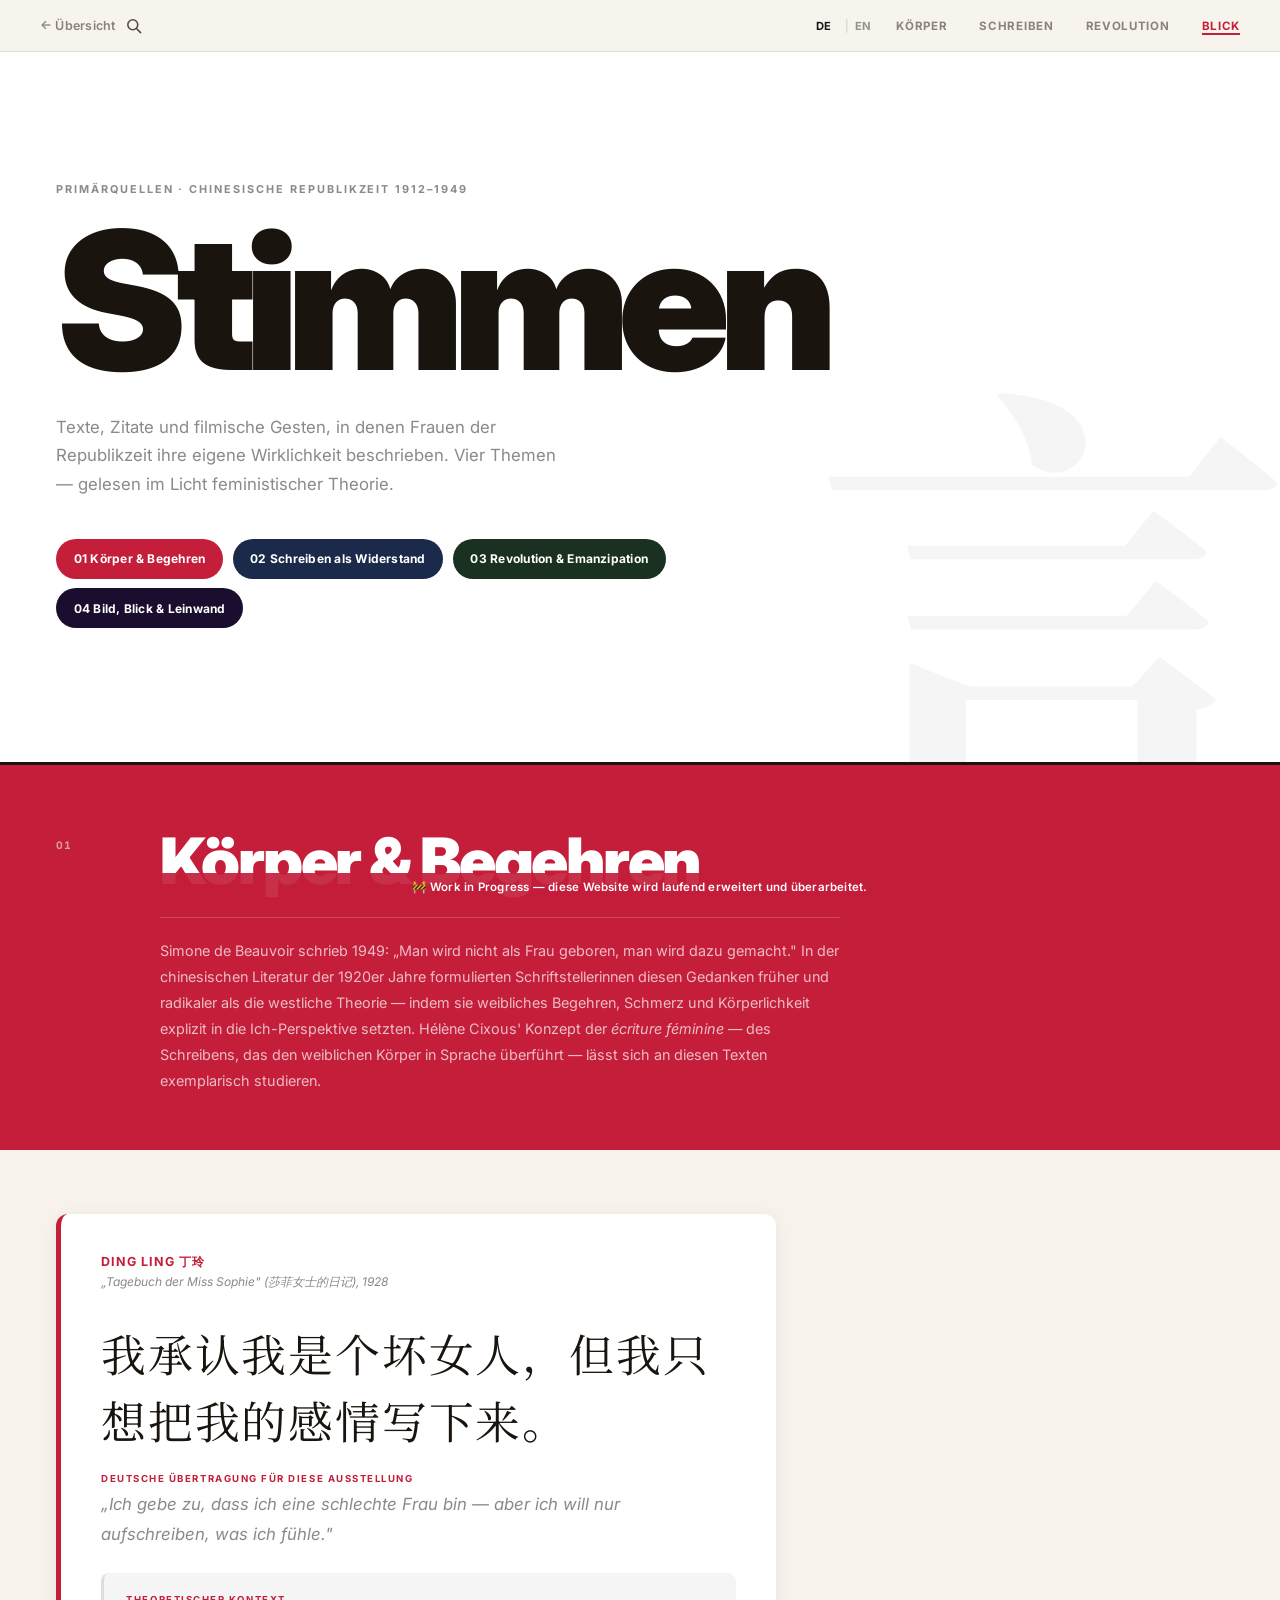
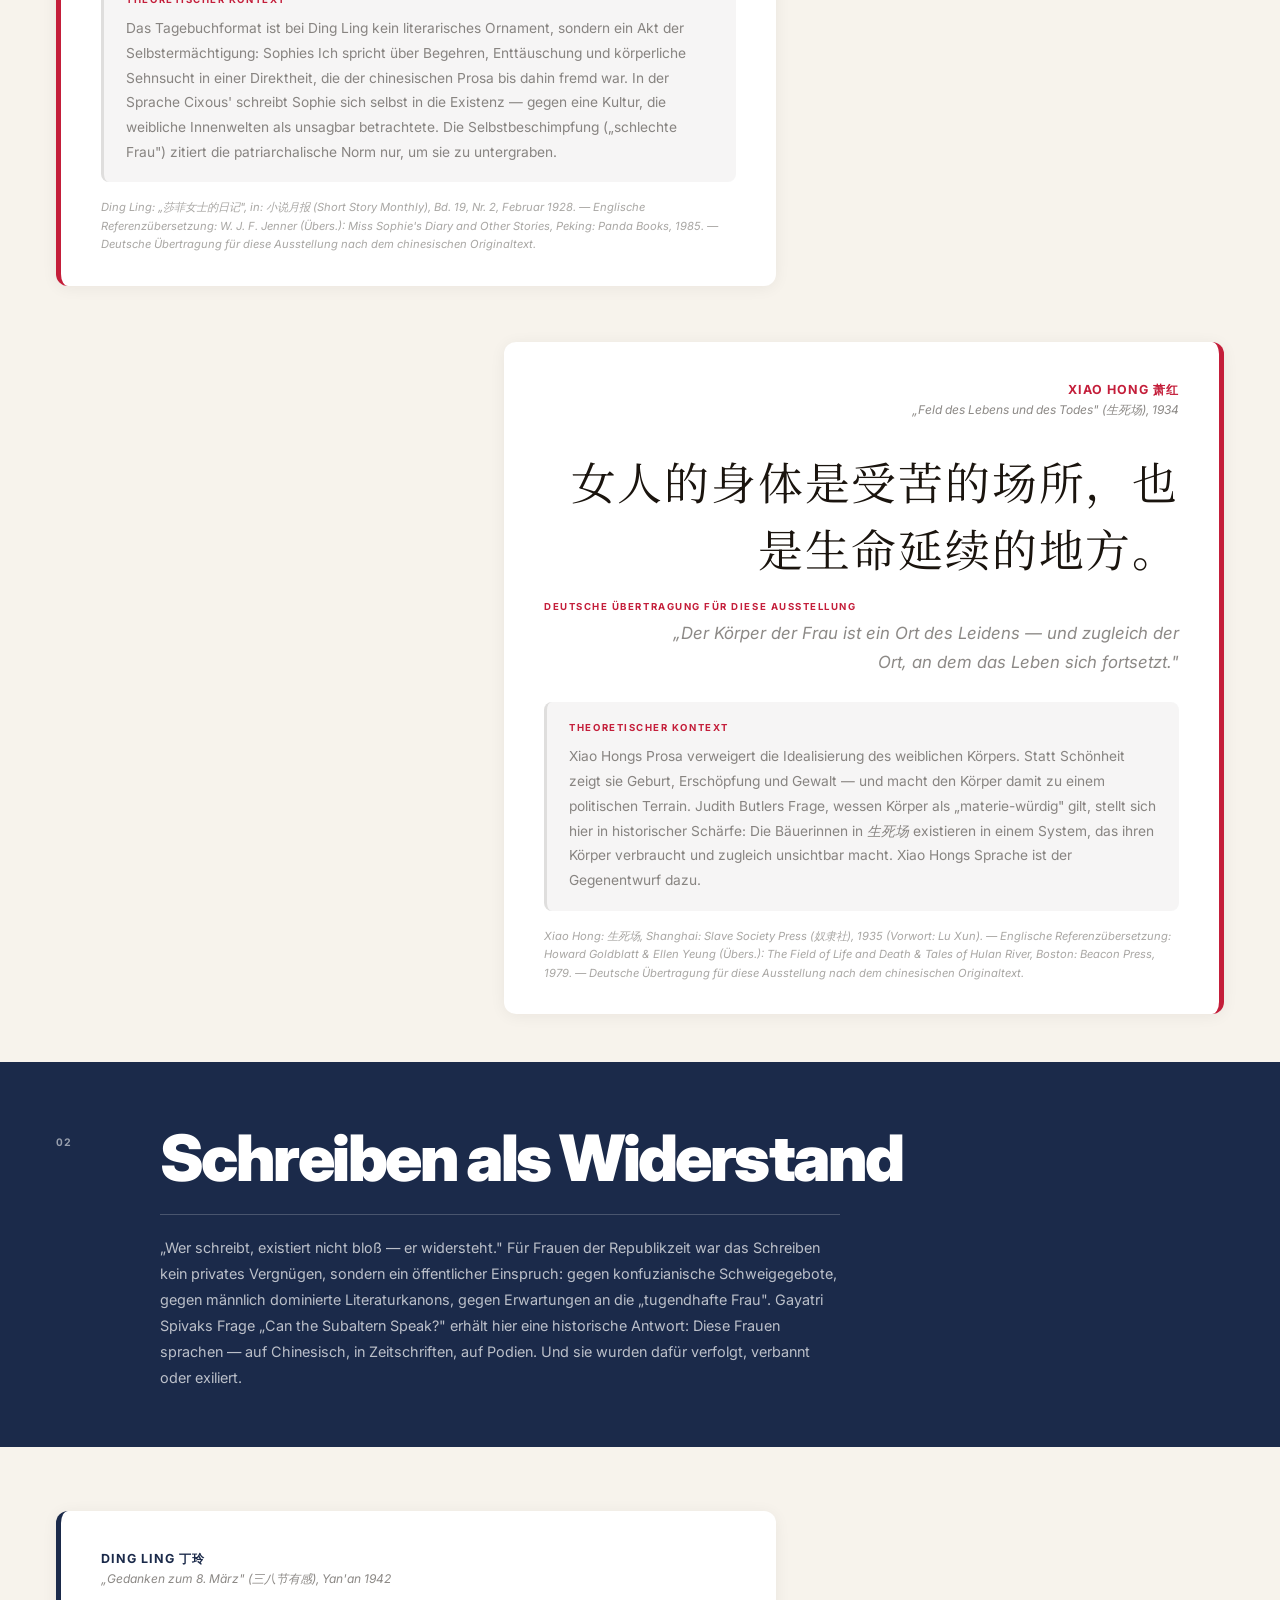
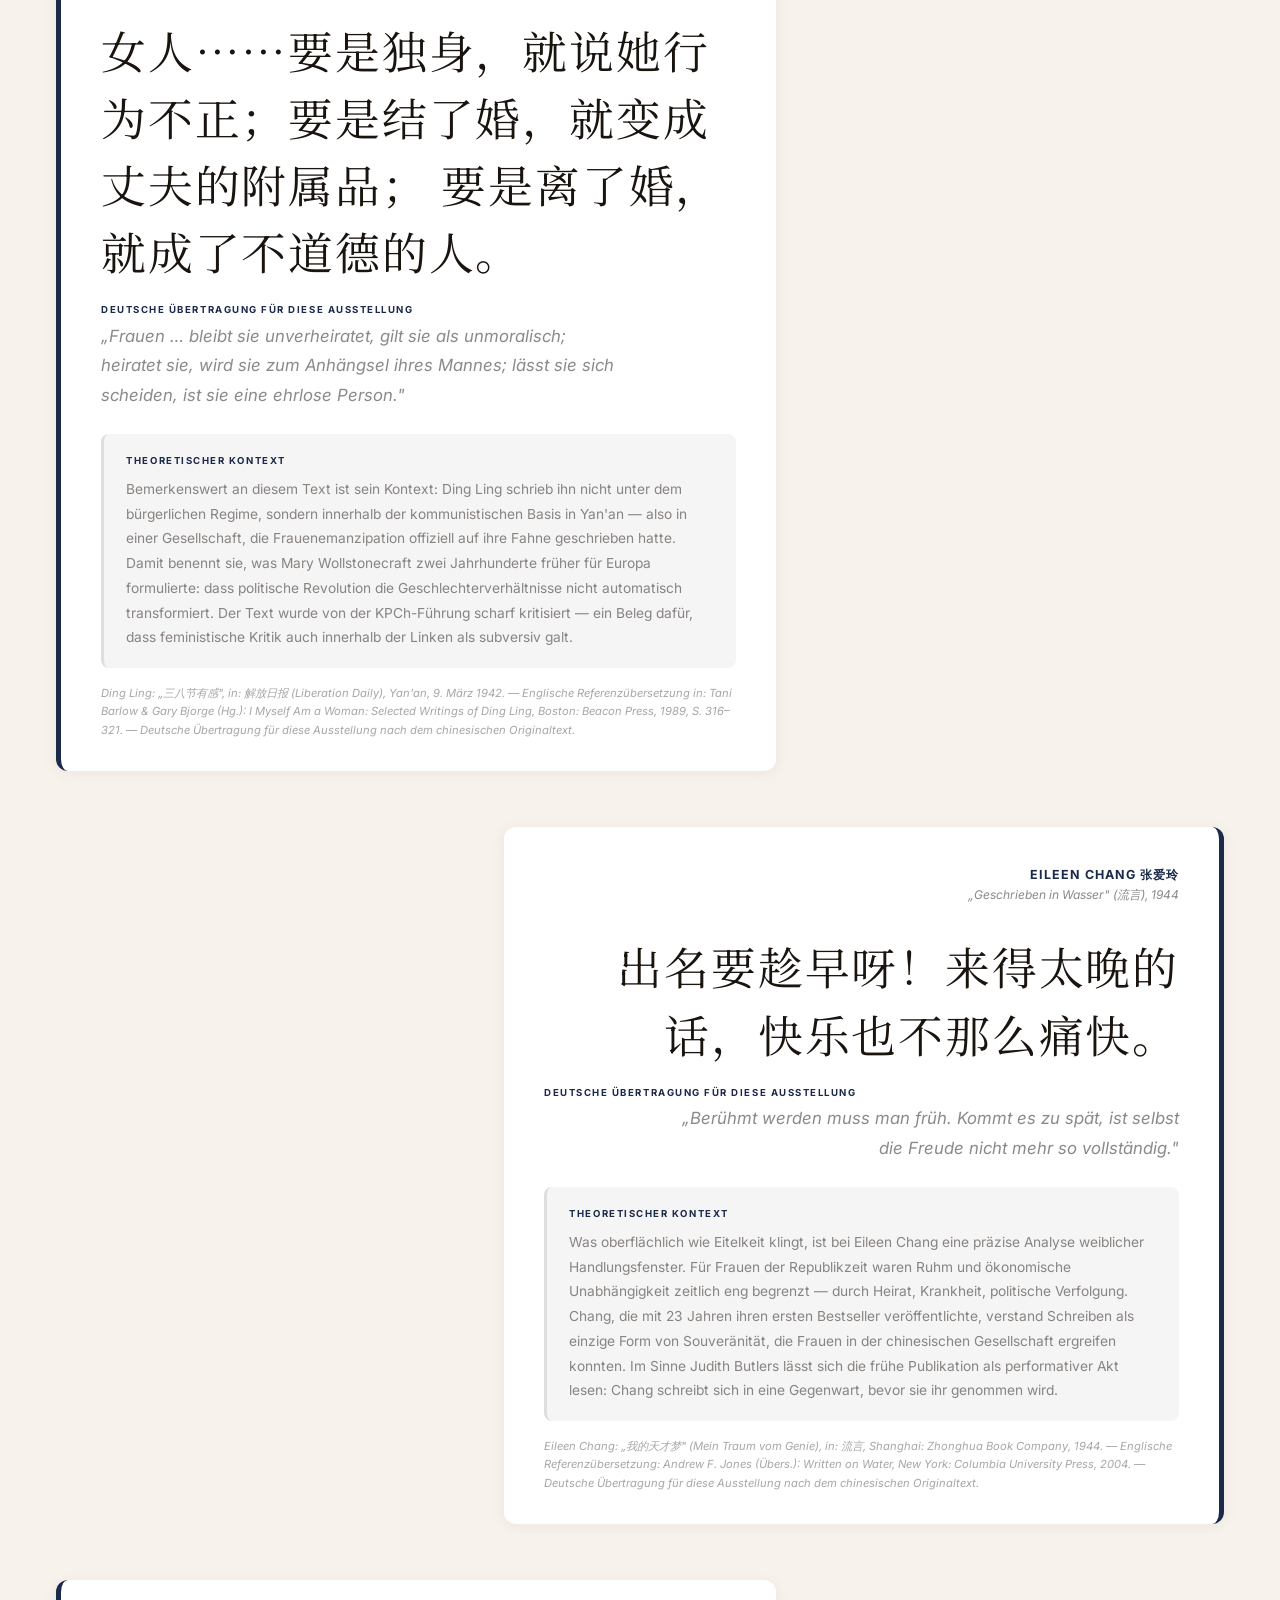
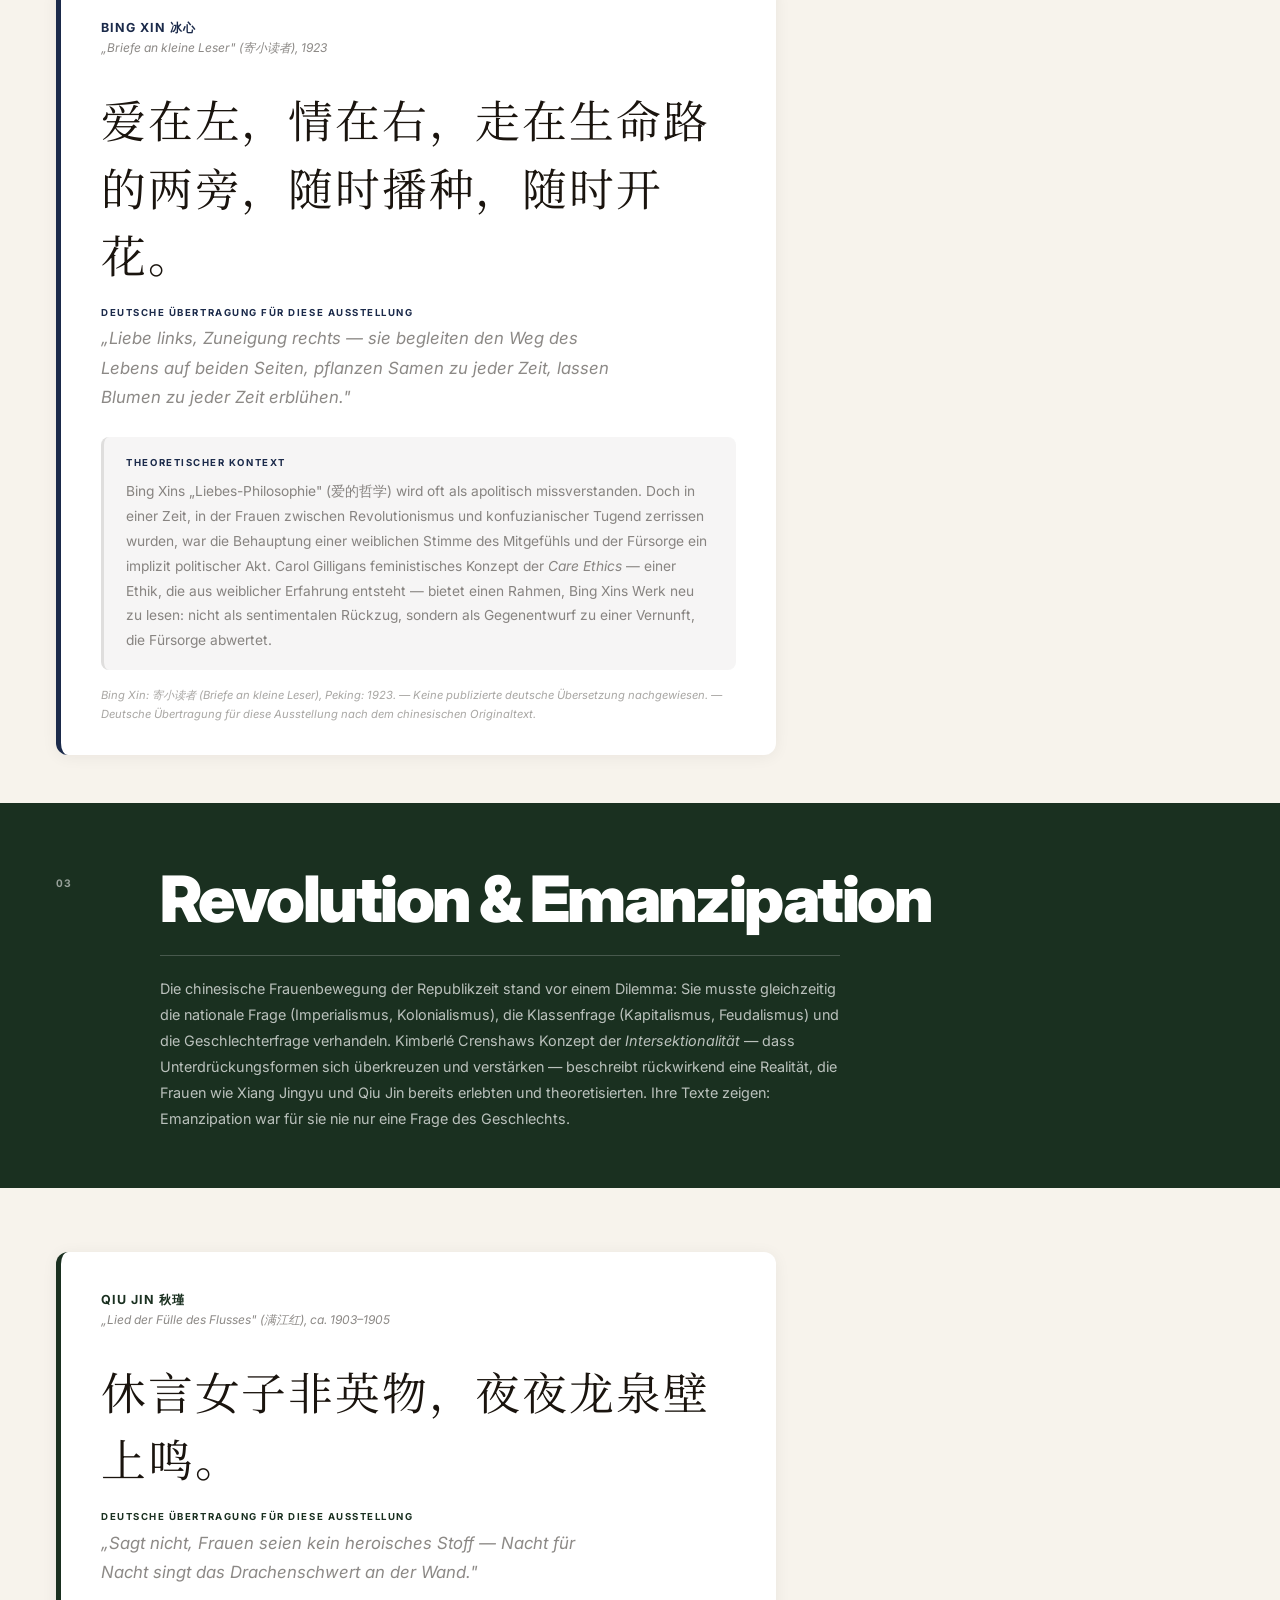
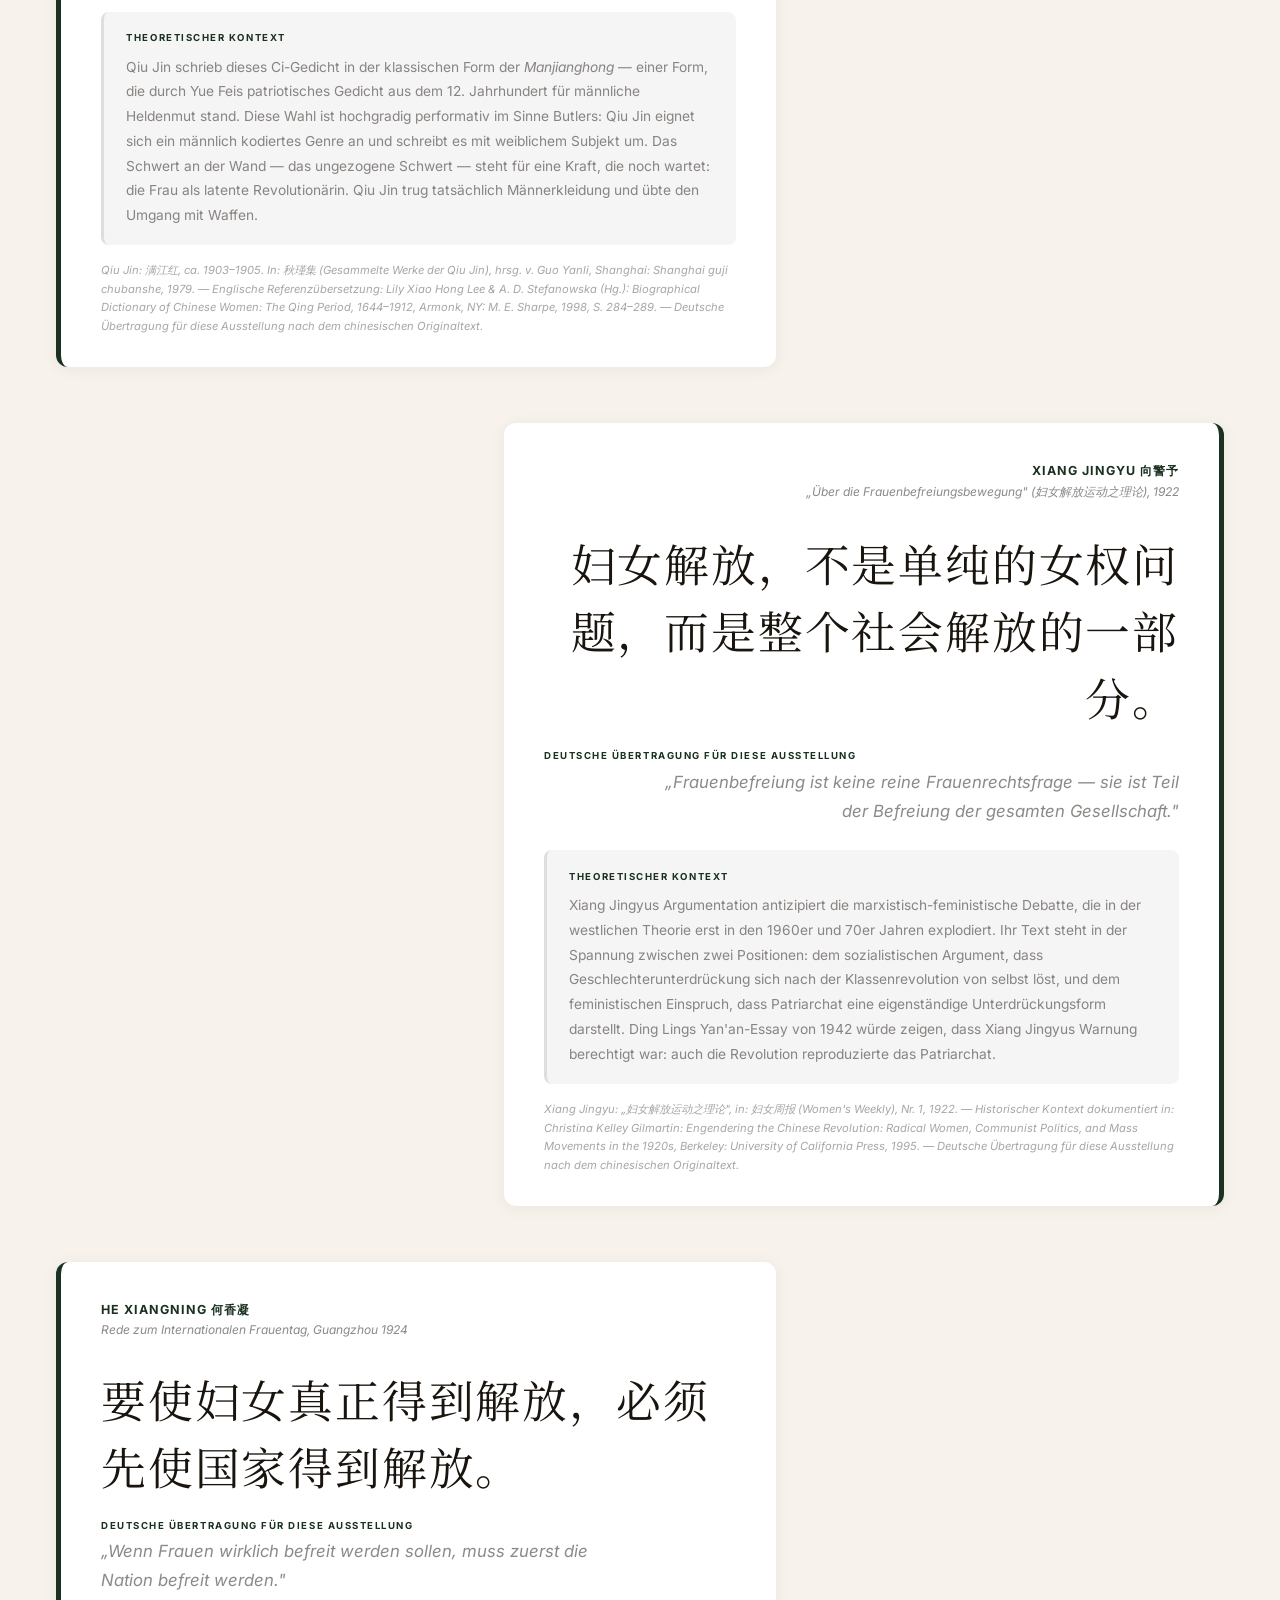
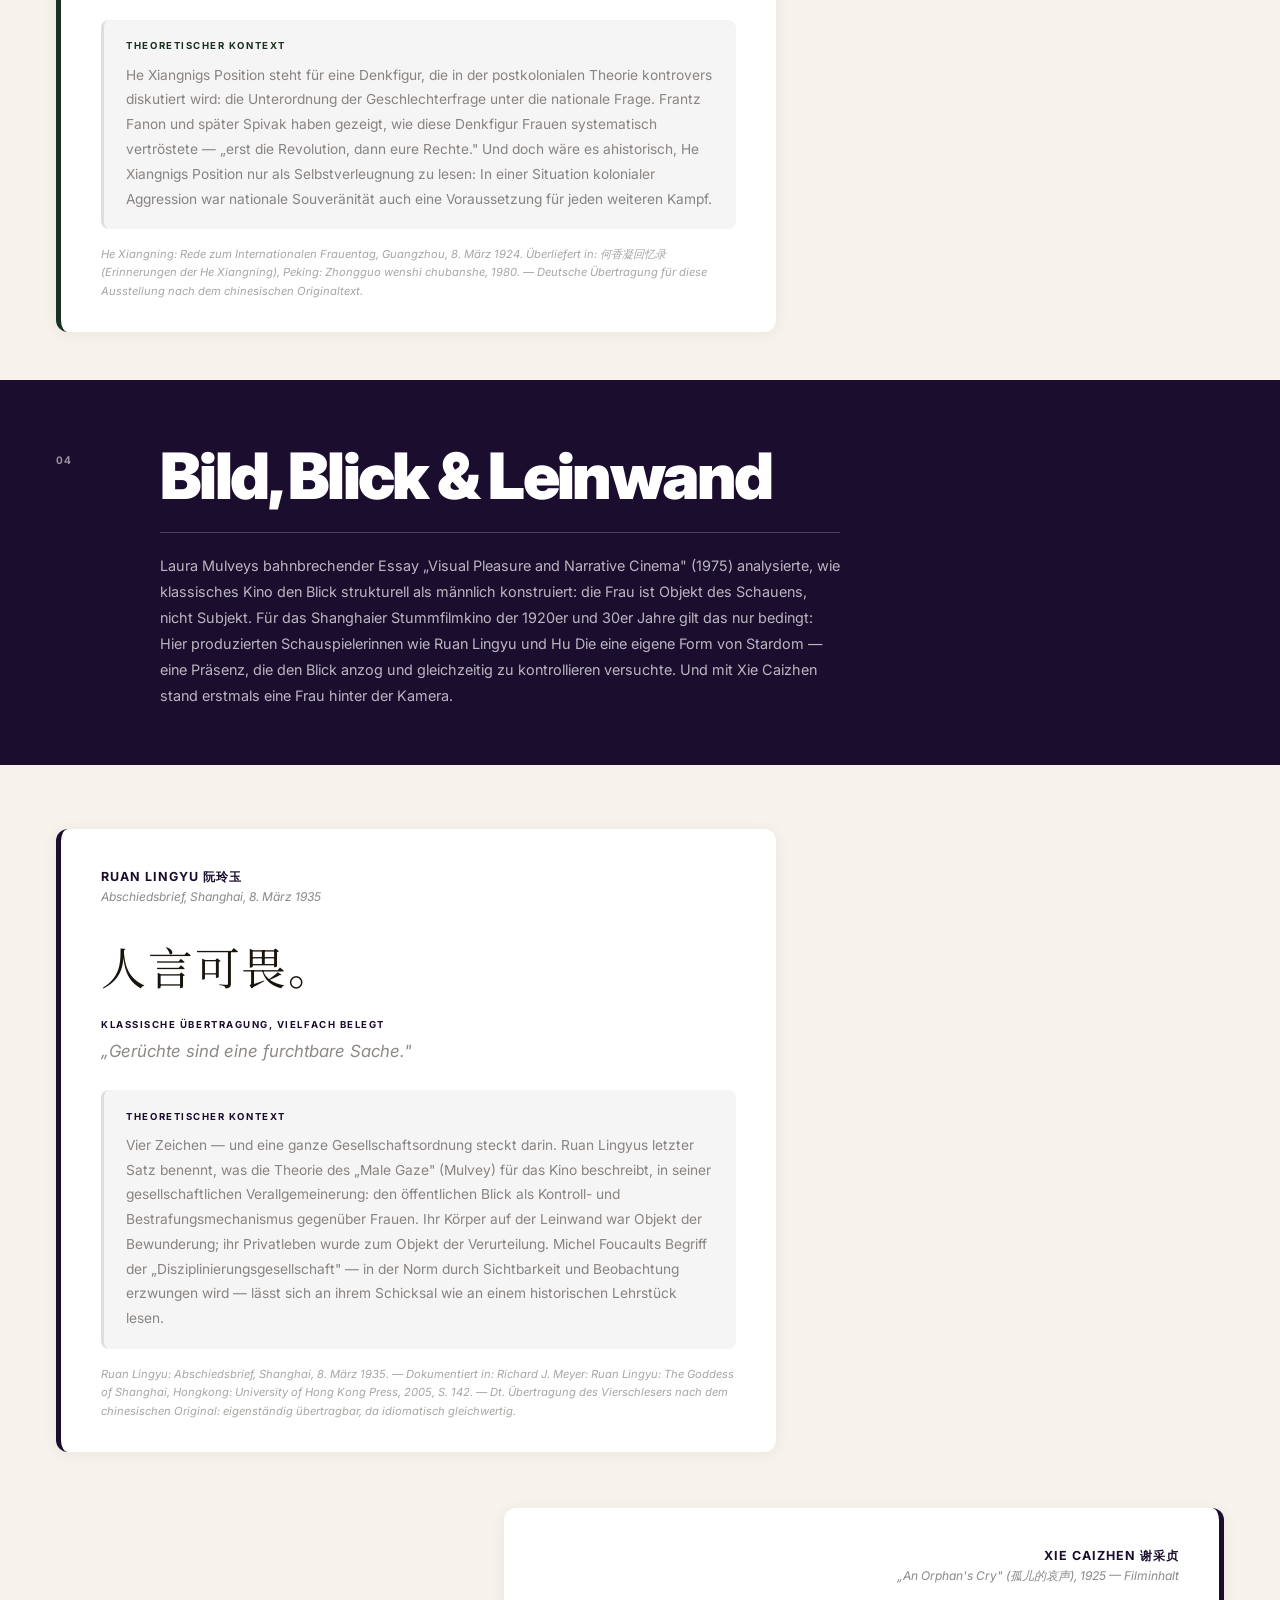
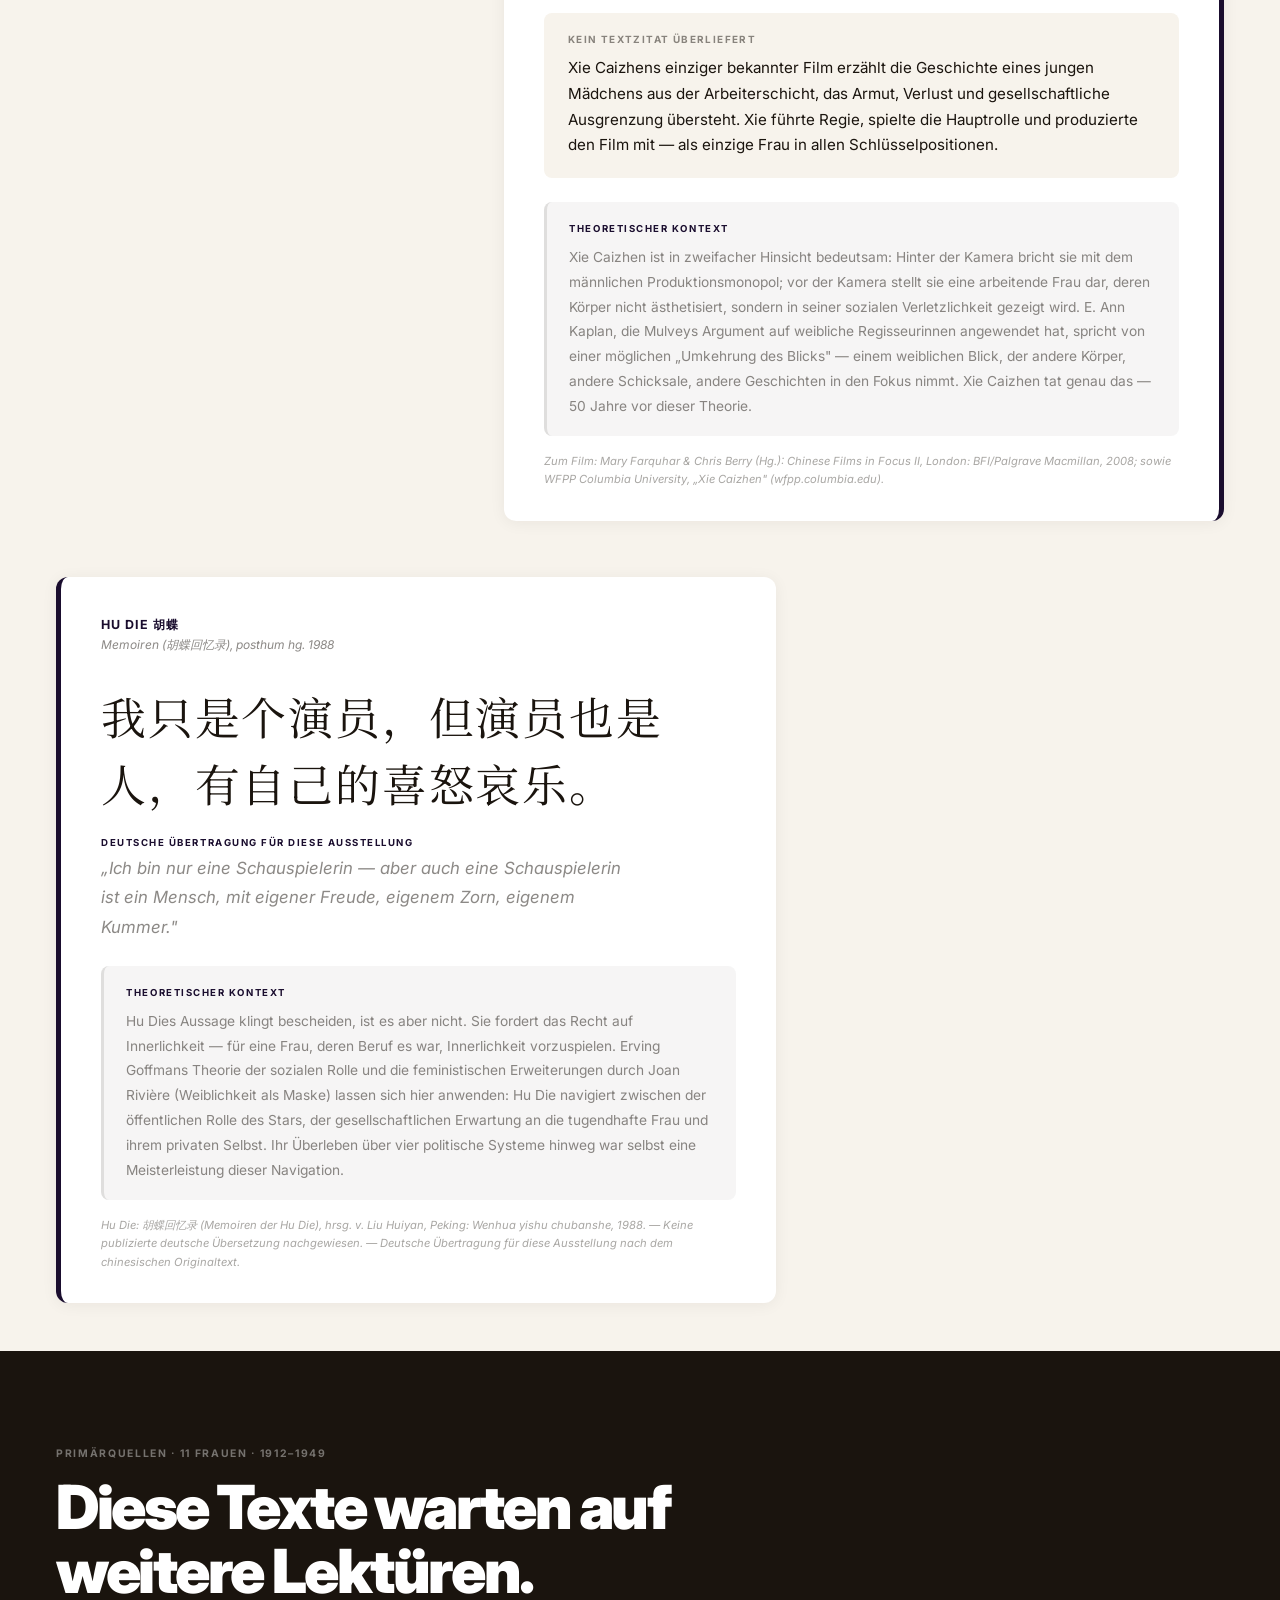
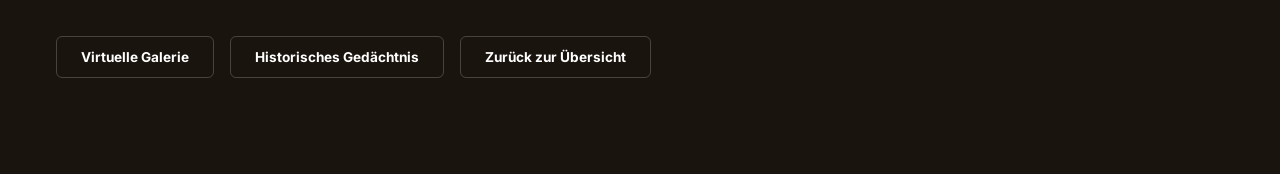
<file: quellen.html>
<!DOCTYPE html>
<html lang="de">
<head>
  <meta charset="UTF-8">
  <meta name="viewport" content="width=device-width, initial-scale=1.0">
  <meta name="description" content="Primärquellen aus der chinesischen Republikzeit (1912–1949) — Zitate und Texte im Licht feministischer Theorie.">
  <title>Primärquellen – Frauen der chinesischen Republikzeit</title>
  <link rel="preconnect" href="https://fonts.googleapis.com">
  <link rel="preconnect" href="https://fonts.gstatic.com" crossorigin>
  <link href="https://fonts.googleapis.com/css2?family=Inter:wght@300;400;500;600;700;800;900&family=Noto+Serif+SC:wght@300;400;700&display=swap" rel="stylesheet">
  <link rel="icon" type="image/svg+xml" href="favicon.svg">
  <link rel="stylesheet" href="quellen.css">
  <link rel="stylesheet" href="lang.css">
  <link rel="stylesheet" href="search.css">
</head>
<body>
  <a href="#main-content" class="skip-link">Zum Hauptinhalt springen</a>

  <div class="wip-banner" role="status" data-i18n="wip_banner">Work in Progress — diese Website wird laufend erweitert und überarbeitet.</div>

  <!-- ── NAV ─────────────────────────────────────────── -->
  <nav class="pq-nav">
    <a href="index.html" class="pq-nav-back" data-i18n="nav_back"><span class="nav-arrow">←</span> Übersicht</a>
    <div id="lang-toggle">
  <button onclick="setLang('de')" class="lang-btn" data-lang="de" aria-pressed="true">DE</button>
  <button onclick="setLang('en')" class="lang-btn" data-lang="en" aria-pressed="false">EN</button>
</div>
    <div class="pq-nav-themes">
      <a href="#koerper" data-i18n="quellen_nav_koerper">Körper</a>
      <a href="#schreiben" data-i18n="quellen_nav_schreiben">Schreiben</a>
      <a href="#revolution" data-i18n="quellen_nav_revolution">Revolution</a>
      <a href="#blick" data-i18n="quellen_nav_blick">Blick</a>
    </div>
  </nav>

  <!-- ── HERO ────────────────────────────────────────── -->
  <header class="pq-hero" id="main-content">
    <div class="pq-hero-inner">
      <p class="pq-hero-eyebrow" data-i18n="quellen_hero_eyebrow">Primärquellen · Chinesische Republikzeit 1912–1949</p>
      <h1 class="pq-hero-title" data-i18n="quellen_hero_title">Stimmen</h1>
      <p class="pq-hero-sub" data-i18n="quellen_hero_sub">
        Texte, Zitate und filmische Gesten, in denen Frauen der Republikzeit ihre eigene Wirklichkeit beschrieben.
        Vier Themen — gelesen im Licht feministischer Theorie.
      </p>
      <div class="pq-hero-themes">
        <a href="#koerper" class="pq-hero-chip" style="--c:#C41E3A" data-i18n="quellen_chip_1">01 Körper &amp; Begehren</a>
        <a href="#schreiben" class="pq-hero-chip" style="--c:#1B2A4A" data-i18n="quellen_chip_2">02 Schreiben als Widerstand</a>
        <a href="#revolution" class="pq-hero-chip" style="--c:#1A3020" data-i18n="quellen_chip_3">03 Revolution &amp; Emanzipation</a>
        <a href="#blick" class="pq-hero-chip" style="--c:#1A0D2E" data-i18n="quellen_chip_4">04 Bild, Blick &amp; Leinwand</a>
      </div>
    </div>
    <div class="pq-hero-deco" aria-hidden="true">言</div>
  </header>

  <!-- ══════════════════════════════════════════════════
       THEMA 01 — KÖRPER & BEGEHREN
  ══════════════════════════════════════════════════ -->
  <section class="pq-theme" id="koerper" style="--theme:#C41E3A">

    <div class="pq-theme-header">
      <span class="pq-theme-number">01</span>
      <h2 class="pq-theme-title" data-i18n="quellen_title_01">Körper &amp; Begehren</h2>
      <p class="pq-theme-theory" data-i18n="quellen_theory_01">
        Simone de Beauvoir schrieb 1949: „Man wird nicht als Frau geboren, man wird dazu gemacht."
        In der chinesischen Literatur der 1920er Jahre formulierten Schriftstellerinnen diesen Gedanken
        früher und radikaler als die westliche Theorie — indem sie weibliches Begehren, Schmerz
        und Körperlichkeit explizit in die Ich-Perspektive setzten. Hélène Cixous' Konzept der
        <em>écriture féminine</em> — des Schreibens, das den weiblichen Körper in Sprache überführt —
        lässt sich an diesen Texten exemplarisch studieren.
      </p>
    </div>

    <div class="pq-quotes-area">

      <!-- Zitat 1 — Ding Ling -->
      <article class="pq-quote">
        <div class="pq-quote-meta-top">
          <a href="frau.html?id=ding-ling" class="pq-quote-author">Ding Ling 丁玲</a>
          <span class="pq-quote-work">„Tagebuch der Miss Sophie" (莎菲女士的日记), 1928</span>
        </div>
        <div class="pq-quote-body">
          <div class="pq-quote-chinese">我承认我是个坏女人，但我只想把我的感情写下来。</div>
          <div class="pq-quote-de-label" data-i18n="quellen_de_label">Deutsche Übertragung für diese Ausstellung</div>
          <blockquote class="pq-quote-de">
            <span data-i18n="quellen_quote_ding_ling_sophie_de">„Ich gebe zu, dass ich eine schlechte Frau bin — aber ich will nur aufschreiben, was ich fühle."</span>
          </blockquote>
        </div>
        <div class="pq-quote-analysis">
          <span class="pq-analysis-label" data-i18n="quellen_analysis_label">Theoretischer Kontext</span>
          <span data-i18n="quellen_analysis_ding_ling_sophie">Das Tagebuchformat ist bei Ding Ling kein literarisches Ornament, sondern ein Akt der
          Selbstermächtigung: Sophies Ich spricht über Begehren, Enttäuschung und körperliche
          Sehnsucht in einer Direktheit, die der chinesischen Prosa bis dahin fremd war.
          In der Sprache Cixous' schreibt Sophie sich selbst in die Existenz — gegen eine Kultur,
          die weibliche Innenwelten als unsagbar betrachtete. Die Selbstbeschimpfung
          („schlechte Frau") zitiert die patriarchalische Norm nur, um sie zu untergraben.</span>
        </div>
        <div class="pq-quote-source">
          Ding Ling: „莎菲女士的日记", in: <em>小说月报</em> (Short Story Monthly), Bd. 19, Nr. 2, Februar 1928. —
          Englische Referenzübersetzung: W. J. F. Jenner (Übers.): <em>Miss Sophie's Diary and Other Stories</em>,
          Peking: Panda Books, 1985. — Deutsche Übertragung für diese Ausstellung nach dem chinesischen Originaltext.
        </div>
      </article>

      <!-- Zitat 2 — Xiao Hong -->
      <article class="pq-quote pq-quote--right">
        <div class="pq-quote-meta-top">
          <a href="frau.html?id=xiao-hong" class="pq-quote-author">Xiao Hong 萧红</a>
          <span class="pq-quote-work">„Feld des Lebens und des Todes" (生死场), 1934</span>
        </div>
        <div class="pq-quote-body">
          <div class="pq-quote-chinese">女人的身体是受苦的场所，也是生命延续的地方。</div>
          <div class="pq-quote-de-label" data-i18n="quellen_de_label">Deutsche Übertragung für diese Ausstellung</div>
          <blockquote class="pq-quote-de">
            <span data-i18n="quellen_quote_xiao_hong_de">„Der Körper der Frau ist ein Ort des Leidens — und zugleich der Ort, an dem das Leben sich fortsetzt."</span>
          </blockquote>
        </div>
        <div class="pq-quote-analysis">
          <span class="pq-analysis-label" data-i18n="quellen_analysis_label">Theoretischer Kontext</span>
          <span data-i18n="quellen_analysis_xiao_hong">Xiao Hongs Prosa verweigert die Idealisierung des weiblichen Körpers. Statt Schönheit
          zeigt sie Geburt, Erschöpfung und Gewalt — und macht den Körper damit zu einem
          politischen Terrain. Judith Butlers Frage, wessen Körper als „materie-würdig" gilt,
          stellt sich hier in historischer Schärfe: Die Bäuerinnen in <em>生死场</em> existieren
          in einem System, das ihren Körper verbraucht und zugleich unsichtbar macht.
          Xiao Hongs Sprache ist der Gegenentwurf dazu.</span>
        </div>
        <div class="pq-quote-source">
          Xiao Hong: <em>生死场</em>, Shanghai: Slave Society Press (奴隶社), 1935 (Vorwort: Lu Xun). —
          Englische Referenzübersetzung: Howard Goldblatt &amp; Ellen Yeung (Übers.):
          <em>The Field of Life and Death &amp; Tales of Hulan River</em>, Boston: Beacon Press, 1979. —
          Deutsche Übertragung für diese Ausstellung nach dem chinesischen Originaltext.
        </div>
      </article>

    </div><!-- /.pq-quotes-area -->

  </section>

  <!-- ══════════════════════════════════════════════════
       THEMA 02 — SCHREIBEN ALS WIDERSTAND
  ══════════════════════════════════════════════════ -->
  <section class="pq-theme" id="schreiben" style="--theme:#1B2A4A">

    <div class="pq-theme-header">
      <span class="pq-theme-number">02</span>
      <h2 class="pq-theme-title" data-i18n="quellen_title_02">Schreiben als Widerstand</h2>
      <p class="pq-theme-theory" data-i18n="quellen_theory_02">
        „Wer schreibt, existiert nicht bloß — er widersteht." Für Frauen der Republikzeit war das
        Schreiben kein privates Vergnügen, sondern ein öffentlicher Einspruch: gegen konfuzianische
        Schweigegebote, gegen männlich dominierte Literaturkanons, gegen Erwartungen an die
        „tugendhafte Frau". Gayatri Spivaks Frage „Can the Subaltern Speak?" erhält hier eine
        historische Antwort: Diese Frauen sprachen — auf Chinesisch, in Zeitschriften, auf Podien.
        Und sie wurden dafür verfolgt, verbannt oder exiliert.
      </p>
    </div>

    <div class="pq-quotes-area">

      <!-- Zitat 1 — Ding Ling, Frauentag-Essay -->
      <article class="pq-quote">
        <div class="pq-quote-meta-top">
          <a href="frau.html?id=ding-ling" class="pq-quote-author">Ding Ling 丁玲</a>
          <span class="pq-quote-work">„Gedanken zum 8. März" (三八节有感), Yan'an 1942</span>
        </div>
        <div class="pq-quote-body">
          <div class="pq-quote-chinese">
            女人……要是独身，就说她行为不正；要是结了婚，就变成丈夫的附属品；
            要是离了婚，就成了不道德的人。
          </div>
          <div class="pq-quote-de-label" data-i18n="quellen_de_label">Deutsche Übertragung für diese Ausstellung</div>
          <blockquote class="pq-quote-de">
            <span data-i18n="quellen_quote_ding_ling_yanan_de">„Frauen … bleibt sie unverheiratet, gilt sie als unmoralisch; heiratet sie,
            wird sie zum Anhängsel ihres Mannes; lässt sie sich scheiden, ist sie eine
            ehrlose Person."</span>
          </blockquote>
        </div>
        <div class="pq-quote-analysis">
          <span class="pq-analysis-label" data-i18n="quellen_analysis_label">Theoretischer Kontext</span>
          <span data-i18n="quellen_analysis_ding_ling_yanan">Bemerkenswert an diesem Text ist sein Kontext: Ding Ling schrieb ihn nicht unter dem
          bürgerlichen Regime, sondern innerhalb der kommunistischen Basis in Yan'an —
          also in einer Gesellschaft, die Frauenemanzipation offiziell auf ihre Fahne geschrieben hatte.
          Damit benennt sie, was Mary Wollstonecraft zwei Jahrhunderte früher für Europa formulierte:
          dass politische Revolution die Geschlechterverhältnisse nicht automatisch transformiert.
          Der Text wurde von der KPCh-Führung scharf kritisiert — ein Beleg dafür, dass
          feministische Kritik auch innerhalb der Linken als subversiv galt.</span>
        </div>
        <div class="pq-quote-source">
          Ding Ling: „三八节有感", in: <em>解放日报</em> (Liberation Daily), Yan'an, 9. März 1942. —
          Englische Referenzübersetzung in: Tani Barlow &amp; Gary Bjorge (Hg.):
          <em>I Myself Am a Woman: Selected Writings of Ding Ling</em>, Boston: Beacon Press, 1989, S. 316–321. —
          Deutsche Übertragung für diese Ausstellung nach dem chinesischen Originaltext.
        </div>
      </article>

      <!-- Zitat 2 — Eileen Chang -->
      <article class="pq-quote pq-quote--right">
        <div class="pq-quote-meta-top">
          <a href="frau.html?id=eileen-chang" class="pq-quote-author">Eileen Chang 张爱玲</a>
          <span class="pq-quote-work">„Geschrieben in Wasser" (流言), 1944</span>
        </div>
        <div class="pq-quote-body">
          <div class="pq-quote-chinese">出名要趁早呀！来得太晚的话，快乐也不那么痛快。</div>
          <div class="pq-quote-de-label" data-i18n="quellen_de_label">Deutsche Übertragung für diese Ausstellung</div>
          <blockquote class="pq-quote-de">
            <span data-i18n="quellen_quote_eileen_chang_de">„Berühmt werden muss man früh. Kommt es zu spät, ist selbst die Freude nicht mehr
            so vollständig."</span>
          </blockquote>
        </div>
        <div class="pq-quote-analysis">
          <span class="pq-analysis-label" data-i18n="quellen_analysis_label">Theoretischer Kontext</span>
          <span data-i18n="quellen_analysis_eileen_chang">Was oberflächlich wie Eitelkeit klingt, ist bei Eileen Chang eine präzise Analyse
          weiblicher Handlungsfenster. Für Frauen der Republikzeit waren Ruhm und ökonomische
          Unabhängigkeit zeitlich eng begrenzt — durch Heirat, Krankheit, politische Verfolgung.
          Chang, die mit 23 Jahren ihren ersten Bestseller veröffentlichte, verstand Schreiben als
          einzige Form von Souveränität, die Frauen in der chinesischen Gesellschaft ergreifen konnten.
          Im Sinne Judith Butlers lässt sich die frühe Publikation als performativer Akt lesen:
          Chang schreibt sich in eine Gegenwart, bevor sie ihr genommen wird.</span>
        </div>
        <div class="pq-quote-source">
          Eileen Chang: „我的天才梦" (Mein Traum vom Genie), in: <em>流言</em>,
          Shanghai: Zhonghua Book Company, 1944. —
          Englische Referenzübersetzung: Andrew F. Jones (Übers.):
          <em>Written on Water</em>, New York: Columbia University Press, 2004. —
          Deutsche Übertragung für diese Ausstellung nach dem chinesischen Originaltext.
        </div>
      </article>

      <!-- Zitat 3 — Bing Xin -->
      <article class="pq-quote">
        <div class="pq-quote-meta-top">
          <a href="frau.html?id=bing-xin" class="pq-quote-author">Bing Xin 冰心</a>
          <span class="pq-quote-work">„Briefe an kleine Leser" (寄小读者), 1923</span>
        </div>
        <div class="pq-quote-body">
          <div class="pq-quote-chinese">爱在左，情在右，走在生命路的两旁，随时播种，随时开花。</div>
          <div class="pq-quote-de-label" data-i18n="quellen_de_label">Deutsche Übertragung für diese Ausstellung</div>
          <blockquote class="pq-quote-de">
            <span data-i18n="quellen_quote_bing_xin_de">„Liebe links, Zuneigung rechts — sie begleiten den Weg des Lebens auf beiden Seiten,
            pflanzen Samen zu jeder Zeit, lassen Blumen zu jeder Zeit erblühen."</span>
          </blockquote>
        </div>
        <div class="pq-quote-analysis">
          <span class="pq-analysis-label" data-i18n="quellen_analysis_label">Theoretischer Kontext</span>
          <span data-i18n="quellen_analysis_bing_xin">Bing Xins „Liebes-Philosophie" (爱的哲学) wird oft als apolitisch missverstanden.
          Doch in einer Zeit, in der Frauen zwischen Revolutionismus und konfuzianischer Tugend
          zerrissen wurden, war die Behauptung einer weiblichen Stimme des Mitgefühls und der
          Fürsorge ein implizit politischer Akt. Carol Gilligans feministisches Konzept der
          <em>Care Ethics</em> — einer Ethik, die aus weiblicher Erfahrung entsteht — bietet
          einen Rahmen, Bing Xins Werk neu zu lesen: nicht als sentimentalen Rückzug,
          sondern als Gegenentwurf zu einer Vernunft, die Fürsorge abwertet.</span>
        </div>
        <div class="pq-quote-source">
          Bing Xin: <em>寄小读者</em> (Briefe an kleine Leser), Peking: 1923. —
          Keine publizierte deutsche Übersetzung nachgewiesen. —
          Deutsche Übertragung für diese Ausstellung nach dem chinesischen Originaltext.
        </div>
      </article>

    </div><!-- /.pq-quotes-area -->

  </section>

  <!-- ══════════════════════════════════════════════════
       THEMA 03 — REVOLUTION & EMANZIPATION
  ══════════════════════════════════════════════════ -->
  <section class="pq-theme" id="revolution" style="--theme:#1A3020">

    <div class="pq-theme-header">
      <span class="pq-theme-number">03</span>
      <h2 class="pq-theme-title" data-i18n="quellen_title_03">Revolution &amp; Emanzipation</h2>
      <p class="pq-theme-theory" data-i18n="quellen_theory_03">
        Die chinesische Frauenbewegung der Republikzeit stand vor einem Dilemma: Sie musste
        gleichzeitig die nationale Frage (Imperialismus, Kolonialismus), die Klassenfrage
        (Kapitalismus, Feudalismus) und die Geschlechterfrage verhandeln. Kimberlé Crenshaws
        Konzept der <em>Intersektionalität</em> — dass Unterdrückungsformen sich überkreuzen und
        verstärken — beschreibt rückwirkend eine Realität, die Frauen wie Xiang Jingyu und
        Qiu Jin bereits erlebten und theoretisierten. Ihre Texte zeigen: Emanzipation war für sie
        nie nur eine Frage des Geschlechts.
      </p>
    </div>

    <div class="pq-quotes-area">

      <!-- Zitat 1 — Qiu Jin -->
      <article class="pq-quote">
        <div class="pq-quote-meta-top">
          <a href="frau.html?id=qiu-jin" class="pq-quote-author">Qiu Jin 秋瑾</a>
          <span class="pq-quote-work">„Lied der Fülle des Flusses" (满江红), ca. 1903–1905</span>
        </div>
        <div class="pq-quote-body">
          <div class="pq-quote-chinese">休言女子非英物，夜夜龙泉壁上鸣。</div>
          <div class="pq-quote-de-label" data-i18n="quellen_de_label">Deutsche Übertragung für diese Ausstellung</div>
          <blockquote class="pq-quote-de">
            <span data-i18n="quellen_quote_qiu_jin_de">„Sagt nicht, Frauen seien kein heroisches Stoff —
            Nacht für Nacht singt das Drachenschwert an der Wand."</span>
          </blockquote>
        </div>
        <div class="pq-quote-analysis">
          <span class="pq-analysis-label" data-i18n="quellen_analysis_label">Theoretischer Kontext</span>
          <span data-i18n="quellen_analysis_qiu_jin">Qiu Jin schrieb dieses Ci-Gedicht in der klassischen Form der <em>Manjianghong</em> —
          einer Form, die durch Yue Feis patriotisches Gedicht aus dem 12. Jahrhundert für
          männliche Heldenmut stand. Diese Wahl ist hochgradig performativ im Sinne Butlers:
          Qiu Jin eignet sich ein männlich kodiertes Genre an und schreibt es mit
          weiblichem Subjekt um. Das Schwert an der Wand — das ungezogene Schwert — steht
          für eine Kraft, die noch wartet: die Frau als latente Revolutionärin.
          Qiu Jin trug tatsächlich Männerkleidung und übte den Umgang mit Waffen.</span>
        </div>
        <div class="pq-quote-source">
          Qiu Jin: <em>满江红</em>, ca. 1903–1905. In: <em>秋瑾集</em> (Gesammelte Werke der Qiu Jin),
          hrsg. v. Guo Yanli, Shanghai: Shanghai guji chubanshe, 1979. —
          Englische Referenzübersetzung: Lily Xiao Hong Lee &amp; A. D. Stefanowska (Hg.):
          <em>Biographical Dictionary of Chinese Women: The Qing Period, 1644–1912</em>,
          Armonk, NY: M. E. Sharpe, 1998, S. 284–289. —
          Deutsche Übertragung für diese Ausstellung nach dem chinesischen Originaltext.
        </div>
      </article>

      <!-- Zitat 2 — Xiang Jingyu -->
      <article class="pq-quote pq-quote--right">
        <div class="pq-quote-meta-top">
          <a href="frau.html?id=xiang-jingyu" class="pq-quote-author">Xiang Jingyu 向警予</a>
          <span class="pq-quote-work">„Über die Frauenbefreiungsbewegung" (妇女解放运动之理论), 1922</span>
        </div>
        <div class="pq-quote-body">
          <div class="pq-quote-chinese">
            妇女解放，不是单纯的女权问题，而是整个社会解放的一部分。
          </div>
          <div class="pq-quote-de-label" data-i18n="quellen_de_label">Deutsche Übertragung für diese Ausstellung</div>
          <blockquote class="pq-quote-de">
            <span data-i18n="quellen_quote_xiang_jingyu_de">„Frauenbefreiung ist keine reine Frauenrechtsfrage — sie ist Teil der Befreiung
            der gesamten Gesellschaft."</span>
          </blockquote>
        </div>
        <div class="pq-quote-analysis">
          <span class="pq-analysis-label" data-i18n="quellen_analysis_label">Theoretischer Kontext</span>
          <span data-i18n="quellen_analysis_xiang_jingyu">Xiang Jingyus Argumentation antizipiert die marxistisch-feministische Debatte,
          die in der westlichen Theorie erst in den 1960er und 70er Jahren explodiert.
          Ihr Text steht in der Spannung zwischen zwei Positionen: dem sozialistischen Argument,
          dass Geschlechterunterdrückung sich nach der Klassenrevolution von selbst löst,
          und dem feministischen Einspruch, dass Patriarchat eine eigenständige Unterdrückungsform
          darstellt. Ding Lings Yan'an-Essay von 1942 würde zeigen, dass Xiang Jingyus
          Warnung berechtigt war: auch die Revolution reproduzierte das Patriarchat.</span>
        </div>
        <div class="pq-quote-source">
          Xiang Jingyu: „妇女解放运动之理论", in: <em>妇女周报</em> (Women's Weekly), Nr. 1, 1922. —
          Historischer Kontext dokumentiert in: Christina Kelley Gilmartin:
          <em>Engendering the Chinese Revolution: Radical Women, Communist Politics, and
          Mass Movements in the 1920s</em>, Berkeley: University of California Press, 1995. —
          Deutsche Übertragung für diese Ausstellung nach dem chinesischen Originaltext.
        </div>
      </article>

      <!-- Zitat 3 — He Xiangning -->
      <article class="pq-quote">
        <div class="pq-quote-meta-top">
          <a href="frau.html?id=he-xiangning" class="pq-quote-author">He Xiangning 何香凝</a>
          <span class="pq-quote-work">Rede zum Internationalen Frauentag, Guangzhou 1924</span>
        </div>
        <div class="pq-quote-body">
          <div class="pq-quote-chinese">
            要使妇女真正得到解放，必须先使国家得到解放。
          </div>
          <div class="pq-quote-de-label" data-i18n="quellen_de_label">Deutsche Übertragung für diese Ausstellung</div>
          <blockquote class="pq-quote-de">
            <span data-i18n="quellen_quote_he_xiangning_de">„Wenn Frauen wirklich befreit werden sollen, muss zuerst die Nation befreit werden."</span>
          </blockquote>
        </div>
        <div class="pq-quote-analysis">
          <span class="pq-analysis-label" data-i18n="quellen_analysis_label">Theoretischer Kontext</span>
          <span data-i18n="quellen_analysis_he_xiangning">He Xiangnigs Position steht für eine Denkfigur, die in der postkolonialen Theorie
          kontrovers diskutiert wird: die Unterordnung der Geschlechterfrage unter die nationale
          Frage. Frantz Fanon und später Spivak haben gezeigt, wie diese Denkfigur Frauen
          systematisch vertröstete — „erst die Revolution, dann eure Rechte." Und doch wäre
          es ahistorisch, He Xiangnigs Position nur als Selbstverleugnung zu lesen:
          In einer Situation kolonialer Aggression war nationale Souveränität auch eine
          Voraussetzung für jeden weiteren Kampf.</span>
        </div>
        <div class="pq-quote-source">
          He Xiangning: Rede zum Internationalen Frauentag, Guangzhou, 8. März 1924.
          Überliefert in: <em>何香凝回忆录</em> (Erinnerungen der He Xiangning),
          Peking: Zhongguo wenshi chubanshe, 1980. —
          Deutsche Übertragung für diese Ausstellung nach dem chinesischen Originaltext.
        </div>
      </article>

    </div><!-- /.pq-quotes-area -->

  </section>

  <!-- ══════════════════════════════════════════════════
       THEMA 04 — BILD, BLICK & LEINWAND
  ══════════════════════════════════════════════════ -->
  <section class="pq-theme" id="blick" style="--theme:#1A0D2E">

    <div class="pq-theme-header">
      <span class="pq-theme-number">04</span>
      <h2 class="pq-theme-title" data-i18n="quellen_title_04">Bild, Blick &amp; Leinwand</h2>
      <p class="pq-theme-theory" data-i18n="quellen_theory_04">
        Laura Mulveys bahnbrechender Essay „Visual Pleasure and Narrative Cinema" (1975) analysierte,
        wie klassisches Kino den Blick strukturell als männlich konstruiert: die Frau ist Objekt des
        Schauens, nicht Subjekt. Für das Shanghaier Stummfilmkino der 1920er und 30er Jahre gilt das
        nur bedingt: Hier produzierten Schauspielerinnen wie Ruan Lingyu und Hu Die eine eigene
        Form von Stardom — eine Präsenz, die den Blick anzog und gleichzeitig zu kontrollieren versuchte.
        Und mit Xie Caizhen stand erstmals eine Frau hinter der Kamera.
      </p>
    </div>

    <div class="pq-quotes-area">

      <!-- Zitat 1 — Ruan Lingyu -->
      <article class="pq-quote">
        <div class="pq-quote-meta-top">
          <a href="frau.html?id=ruan-lingyu" class="pq-quote-author">Ruan Lingyu 阮玲玉</a>
          <span class="pq-quote-work">Abschiedsbrief, Shanghai, 8. März 1935</span>
        </div>
        <div class="pq-quote-body">
          <div class="pq-quote-chinese">人言可畏。</div>
          <div class="pq-quote-de-label" data-i18n="quellen_classic_label">Klassische Übertragung, vielfach belegt</div>
          <blockquote class="pq-quote-de">
            <span data-i18n="quellen_quote_ruan_lingyu_de">„Gerüchte sind eine furchtbare Sache."</span>
          </blockquote>
        </div>
        <div class="pq-quote-analysis">
          <span class="pq-analysis-label" data-i18n="quellen_analysis_label">Theoretischer Kontext</span>
          <span data-i18n="quellen_analysis_ruan_lingyu">Vier Zeichen — und eine ganze Gesellschaftsordnung steckt darin. Ruan Lingyus
          letzter Satz benennt, was die Theorie des „Male Gaze" (Mulvey) für das Kino beschreibt,
          in seiner gesellschaftlichen Verallgemeinerung: den öffentlichen Blick als
          Kontroll- und Bestrafungsmechanismus gegenüber Frauen. Ihr Körper auf der Leinwand
          war Objekt der Bewunderung; ihr Privatleben wurde zum Objekt der Verurteilung.
          Michel Foucaults Begriff der „Disziplinierungsgesellschaft" — in der Norm durch
          Sichtbarkeit und Beobachtung erzwungen wird — lässt sich an ihrem Schicksal
          wie an einem historischen Lehrstück lesen.</span>
        </div>
        <div class="pq-quote-source">
          Ruan Lingyu: Abschiedsbrief, Shanghai, 8. März 1935. —
          Dokumentiert in: Richard J. Meyer: <em>Ruan Lingyu: The Goddess of Shanghai</em>,
          Hongkong: University of Hong Kong Press, 2005, S. 142. —
          Dt. Übertragung des Vierschlesers nach dem chinesischen Original: eigenständig übertragbar,
          da idiomatisch gleichwertig.
        </div>
      </article>

      <!-- Zitat 2 — Xie Caizhen (Filmanalyse) -->
      <article class="pq-quote pq-quote--right">
        <div class="pq-quote-meta-top">
          <a href="frau.html?id=xie-caizhen" class="pq-quote-author">Xie Caizhen 谢采贞</a>
          <span class="pq-quote-work">„An Orphan's Cry" (孤儿的哀声), 1925 — Filminhalt</span>
        </div>
        <div class="pq-quote-body pq-quote-body--film">
          <div class="pq-film-label" data-i18n="quellen_film_label">Kein Textzitat überliefert</div>
          <div class="pq-film-desc" data-i18n="quellen_film_desc_xie">
            Xie Caizhens einziger bekannter Film erzählt die Geschichte eines jungen
            Mädchens aus der Arbeiterschicht, das Armut, Verlust und gesellschaftliche
            Ausgrenzung übersteht. Xie führte Regie, spielte die Hauptrolle und
            produzierte den Film mit — als einzige Frau in allen Schlüsselpositionen.
          </div>
        </div>
        <div class="pq-quote-analysis">
          <span class="pq-analysis-label" data-i18n="quellen_analysis_label">Theoretischer Kontext</span>
          <span data-i18n="quellen_analysis_xie_caizhen">Xie Caizhen ist in zweifacher Hinsicht bedeutsam: Hinter der Kamera bricht sie
          mit dem männlichen Produktionsmonopol; vor der Kamera stellt sie eine
          arbeitende Frau dar, deren Körper nicht ästhetisiert, sondern in seiner
          sozialen Verletzlichkeit gezeigt wird. E. Ann Kaplan, die Mulveys Argument auf
          weibliche Regisseurinnen angewendet hat, spricht von einer möglichen
          „Umkehrung des Blicks" — einem weiblichen Blick, der andere Körper, andere
          Schicksale, andere Geschichten in den Fokus nimmt.
          Xie Caizhen tat genau das — 50 Jahre vor dieser Theorie.</span>
        </div>
        <div class="pq-quote-source">
          Zum Film: Mary Farquhar &amp; Chris Berry (Hg.): <em>Chinese Films in Focus II</em>,
          London: BFI/Palgrave Macmillan, 2008; sowie WFPP Columbia University,
          „Xie Caizhen" (wfpp.columbia.edu).
        </div>
      </article>

      <!-- Zitat 3 — Hu Die -->
      <article class="pq-quote">
        <div class="pq-quote-meta-top">
          <a href="frau.html?id=hu-die" class="pq-quote-author">Hu Die 胡蝶</a>
          <span class="pq-quote-work">Memoiren (胡蝶回忆录), posthum hg. 1988</span>
        </div>
        <div class="pq-quote-body">
          <div class="pq-quote-chinese">
            我只是个演员，但演员也是人，有自己的喜怒哀乐。
          </div>
          <div class="pq-quote-de-label" data-i18n="quellen_de_label">Deutsche Übertragung für diese Ausstellung</div>
          <blockquote class="pq-quote-de">
            <span data-i18n="quellen_quote_hu_die_de">„Ich bin nur eine Schauspielerin — aber auch eine Schauspielerin ist ein Mensch,
            mit eigener Freude, eigenem Zorn, eigenem Kummer."</span>
          </blockquote>
        </div>
        <div class="pq-quote-analysis">
          <span class="pq-analysis-label" data-i18n="quellen_analysis_label">Theoretischer Kontext</span>
          <span data-i18n="quellen_analysis_hu_die">Hu Dies Aussage klingt bescheiden, ist es aber nicht. Sie fordert das Recht auf
          Innerlichkeit — für eine Frau, deren Beruf es war, Innerlichkeit vorzuspielen.
          Erving Goffmans Theorie der sozialen Rolle und die feministischen Erweiterungen
          durch Joan Rivière (Weiblichkeit als Maske) lassen sich hier anwenden:
          Hu Die navigiert zwischen der öffentlichen Rolle des Stars, der gesellschaftlichen
          Erwartung an die tugendhafte Frau und ihrem privaten Selbst.
          Ihr Überleben über vier politische Systeme hinweg war selbst eine Meisterleistung
          dieser Navigation.</span>
        </div>
        <div class="pq-quote-source">
          Hu Die: <em>胡蝶回忆录</em> (Memoiren der Hu Die), hrsg. v. Liu Huiyan,
          Peking: Wenhua yishu chubanshe, 1988. —
          Keine publizierte deutsche Übersetzung nachgewiesen. —
          Deutsche Übertragung für diese Ausstellung nach dem chinesischen Originaltext.
        </div>
      </article>

    </div><!-- /.pq-quotes-area -->

  </section>

  <!-- ── OUTRO ────────────────────────────────────────── -->
  <section class="pq-outro">
    <div class="pq-outro-inner">
      <p class="pq-outro-eyebrow" data-i18n="quellen_outro_eyebrow">Primärquellen · 11 Frauen · 1912–1949</p>
      <h2 class="pq-outro-title" data-i18n="quellen_outro_title">Diese Texte warten auf weitere Lektüren.</h2>
      <div class="pq-outro-links">
        <a href="galerie3d.html" class="pq-outro-link" data-i18n="quellen_outro_gallery">Virtuelle Galerie</a>
        <a href="sichtbarkeit.html" class="pq-outro-link" data-i18n="quellen_outro_memory">Historisches Gedächtnis</a>
        <a href="index.html" class="pq-outro-link" data-i18n="quellen_outro_back">Zurück zur Übersicht</a>
      </div>
    </div>
  </section>

  <script src="lang.js"></script>
  <script src="translations.js"></script>
  <script src="data.js"></script>
  <script src="search-data.js"></script>
  <script src="search.js"></script>
  <script>
    // Active nav link on scroll
    const themes = document.querySelectorAll('.pq-theme');
    const navLinks = document.querySelectorAll('.pq-nav-themes a');
    const obs = new IntersectionObserver((entries) => {
      entries.forEach(e => {
        if (e.isIntersecting) {
          navLinks.forEach(l => l.classList.remove('active'));
          const id = e.target.id;
          const link = document.querySelector(`.pq-nav-themes a[href="#${id}"]`);
          if (link) link.classList.add('active');
        }
      });
    }, { rootMargin: '-45% 0px -45% 0px', threshold: 0 });
    themes.forEach(t => obs.observe(t));
  </script>

</body>
</html>
</file>
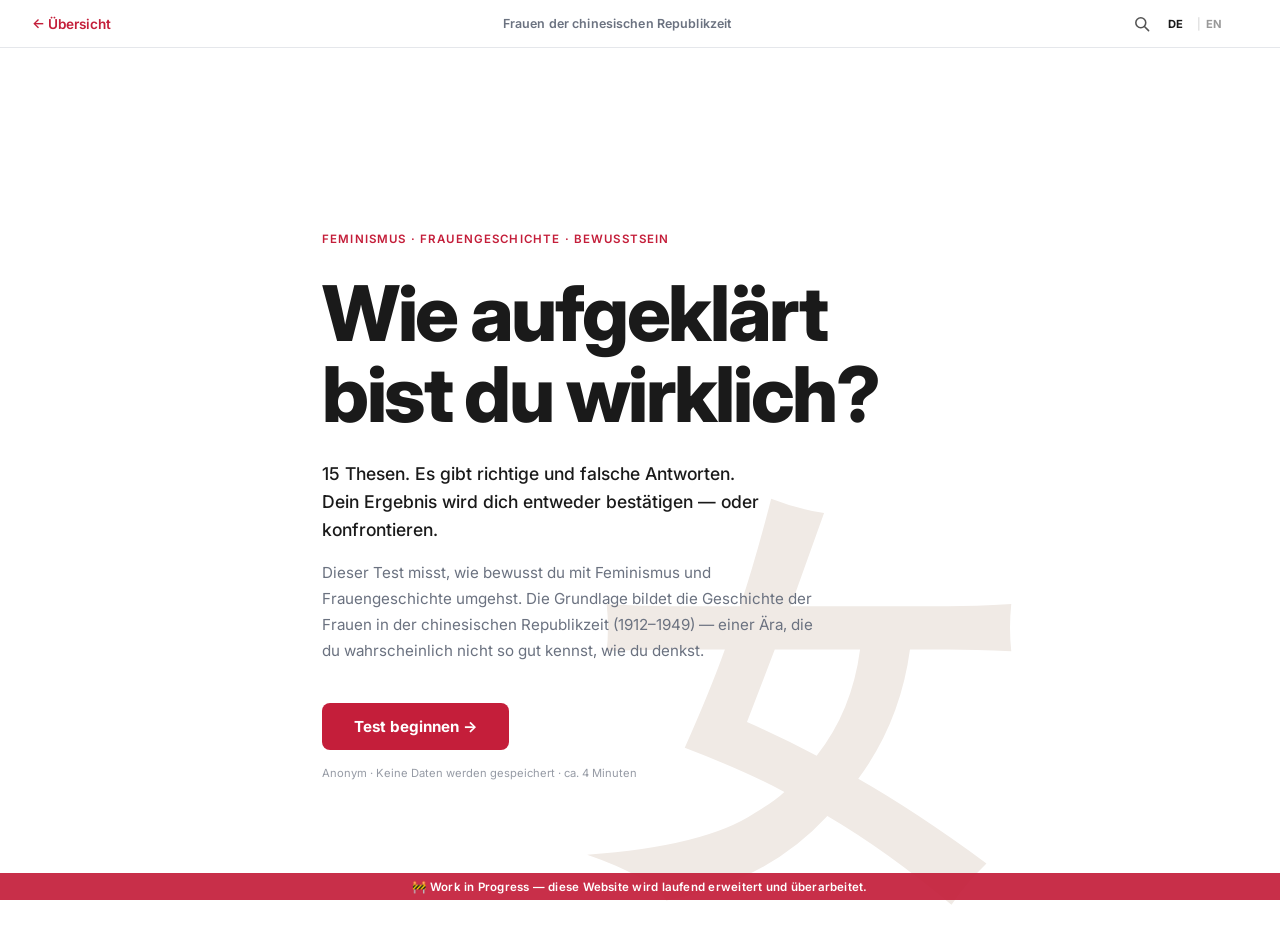
<file: quiz.html>
<!DOCTYPE html>
<html lang="de">
<head>
  <meta charset="UTF-8">
  <meta name="viewport" content="width=device-width, initial-scale=1.0">
  <title>Wie aufgeklärt bist du wirklich? – Quiz</title>
  <meta name="description" content="Ein Bewusstseinstest zu Feminismus und Frauengeschichte in der chinesischen Republikzeit.">
  <link rel="preconnect" href="https://fonts.googleapis.com">
  <link rel="preconnect" href="https://fonts.gstatic.com" crossorigin>
  <link href="https://fonts.googleapis.com/css2?family=Inter:wght@400;500;600;700;800&display=swap" rel="stylesheet">
  <link rel="icon" type="image/svg+xml" href="favicon.svg">
  <link rel="stylesheet" href="style.css">
  <link rel="stylesheet" href="lang.css">
  <link rel="stylesheet" href="search.css">
</head>
<body>
  <a href="#screenStart" class="skip-link">Zum Hauptinhalt springen</a>

  <div class="wip-banner" role="status" data-i18n="wip_banner">Work in Progress — diese Website wird laufend erweitert und überarbeitet.</div>

  <!-- NAVBAR -->
  <nav class="site-nav">
    <a href="index.html" class="site-nav-back" data-i18n="nav_back"><span class="nav-arrow">←</span> Übersicht</a>
    <span class="site-nav-title" data-i18n="nav_title">Frauen der chinesischen Republikzeit</span>
    <div id="lang-toggle">
  <button onclick="setLang('de')" class="lang-btn" data-lang="de" aria-pressed="true">DE</button>
  <button onclick="setLang('en')" class="lang-btn" data-lang="en" aria-pressed="false">EN</button>
</div>
  </nav>

  <!-- PROGRESS BAR -->
  <div class="progress-track" id="progressTrack">
    <div class="progress-fill" id="progressFill"
         role="progressbar"
         aria-valuenow="0" aria-valuemin="0" aria-valuemax="15"
         aria-label="Fragebogen-Fortschritt"></div>
  </div>

  <!-- ── START ─────────────────────────────────────── -->
  <section id="screenStart" class="screen screen--start active">
    <div class="container">
      <div class="eyebrow" data-i18n="quiz_page_eyebrow">Feminismus · Frauengeschichte · Bewusstsein</div>
      <h1 class="headline" data-i18n="quiz_page_headline">Wie aufgeklärt<br>bist du wirklich?</h1>
      <p class="lead" data-i18n="quiz_page_lead">
        15 Thesen. Es gibt richtige und falsche Antworten.<br>
        Dein Ergebnis wird dich entweder bestätigen — oder konfrontieren.
      </p>
      <p class="body-text" data-i18n="quiz_page_body">
        Dieser Test misst, wie bewusst du mit Feminismus und Frauengeschichte umgehst.
        Die Grundlage bildet die Geschichte der Frauen in der chinesischen Republikzeit
        (1912–1949) — einer Ära, die du wahrscheinlich nicht so gut kennst, wie du denkst.
      </p>
      <button class="btn btn--primary" id="btnStart" data-i18n="quiz_page_start_btn">Test beginnen →</button>
      <p class="footnote" data-i18n="quiz_page_footnote">Anonym · Keine Daten werden gespeichert · ca. 4 Minuten</p>
      <div class="deco" aria-hidden="true">女</div>
    </div>
  </section>

  <!-- ── FRAGEN ─────────────────────────────────────── -->
  <section id="screenQuestion" class="screen screen--question">
    <div class="container">
      <div class="question-meta">
        <span class="question-counter" id="questionCounter">01 / 15</span>
      </div>

      <div class="statement-card" id="statementCard">
        <p class="statement" id="statementText"></p>
      </div>

      <div class="answers">
        <button class="answer-btn" data-value="agree">
          <span class="answer-icon">✓</span>
          <span data-i18n="quiz_answer_agree">Stimme zu</span>
          <span class="answer-key">[1]</span>
        </button>
        <button class="answer-btn" data-value="neutral">
          <span class="answer-icon">—</span>
          <span data-i18n="quiz_answer_neutral">Neutral</span>
          <span class="answer-key">[2]</span>
        </button>
        <button class="answer-btn" data-value="disagree">
          <span class="answer-icon">✗</span>
          <span data-i18n="quiz_answer_disagree">Stimme nicht zu</span>
          <span class="answer-key">[3]</span>
        </button>
      </div>
    </div>
  </section>

  <!-- ── ERGEBNIS ───────────────────────────────────── -->
  <section id="screenResult" class="screen screen--result">
    <div class="container">
      <div class="result-eyebrow" data-i18n="quiz_result_eyebrow">Dein Ergebnis</div>
      <div class="result-score" id="resultScore">—</div>
      <h2 class="result-label" id="resultLabel"></h2>
      <p class="result-text" id="resultText"></p>

      <div class="score-bar-wrapper">
        <div class="score-bar-track">
          <div class="score-bar-fill" id="scoreBarFill"
               role="meter"
               aria-valuenow="0" aria-valuemin="0" aria-valuemax="100"
               aria-label="Bewusstseinswert"></div>
        </div>
        <div class="score-bar-ends">
          <span data-i18n="quiz_result_min_label">Nicht bewusst</span>
          <span data-i18n="quiz_result_max_label">Vollständig bewusst</span>
        </div>
      </div>

      <div class="breakdown" id="breakdown"></div>

      <div class="result-actions">
        <a href="index.html" class="btn btn--primary" data-i18n="quiz_result_discover_btn">Frauen entdecken →</a>
        <button class="btn btn--secondary" id="btnRestart" data-i18n="quiz_result_retry_btn">Nochmal versuchen</button>
      </div>
    </div>
  </section>

  <script src="lang.js"></script>
  <script src="translations.js"></script>
  <script src="questions.js"></script>
  <script src="questions_en.js"></script>
  <script src="app.js"></script>
  <script src="data.js"></script>
  <script src="search-data.js"></script>
  <script src="search.js"></script>
</body>
</html>
</file>
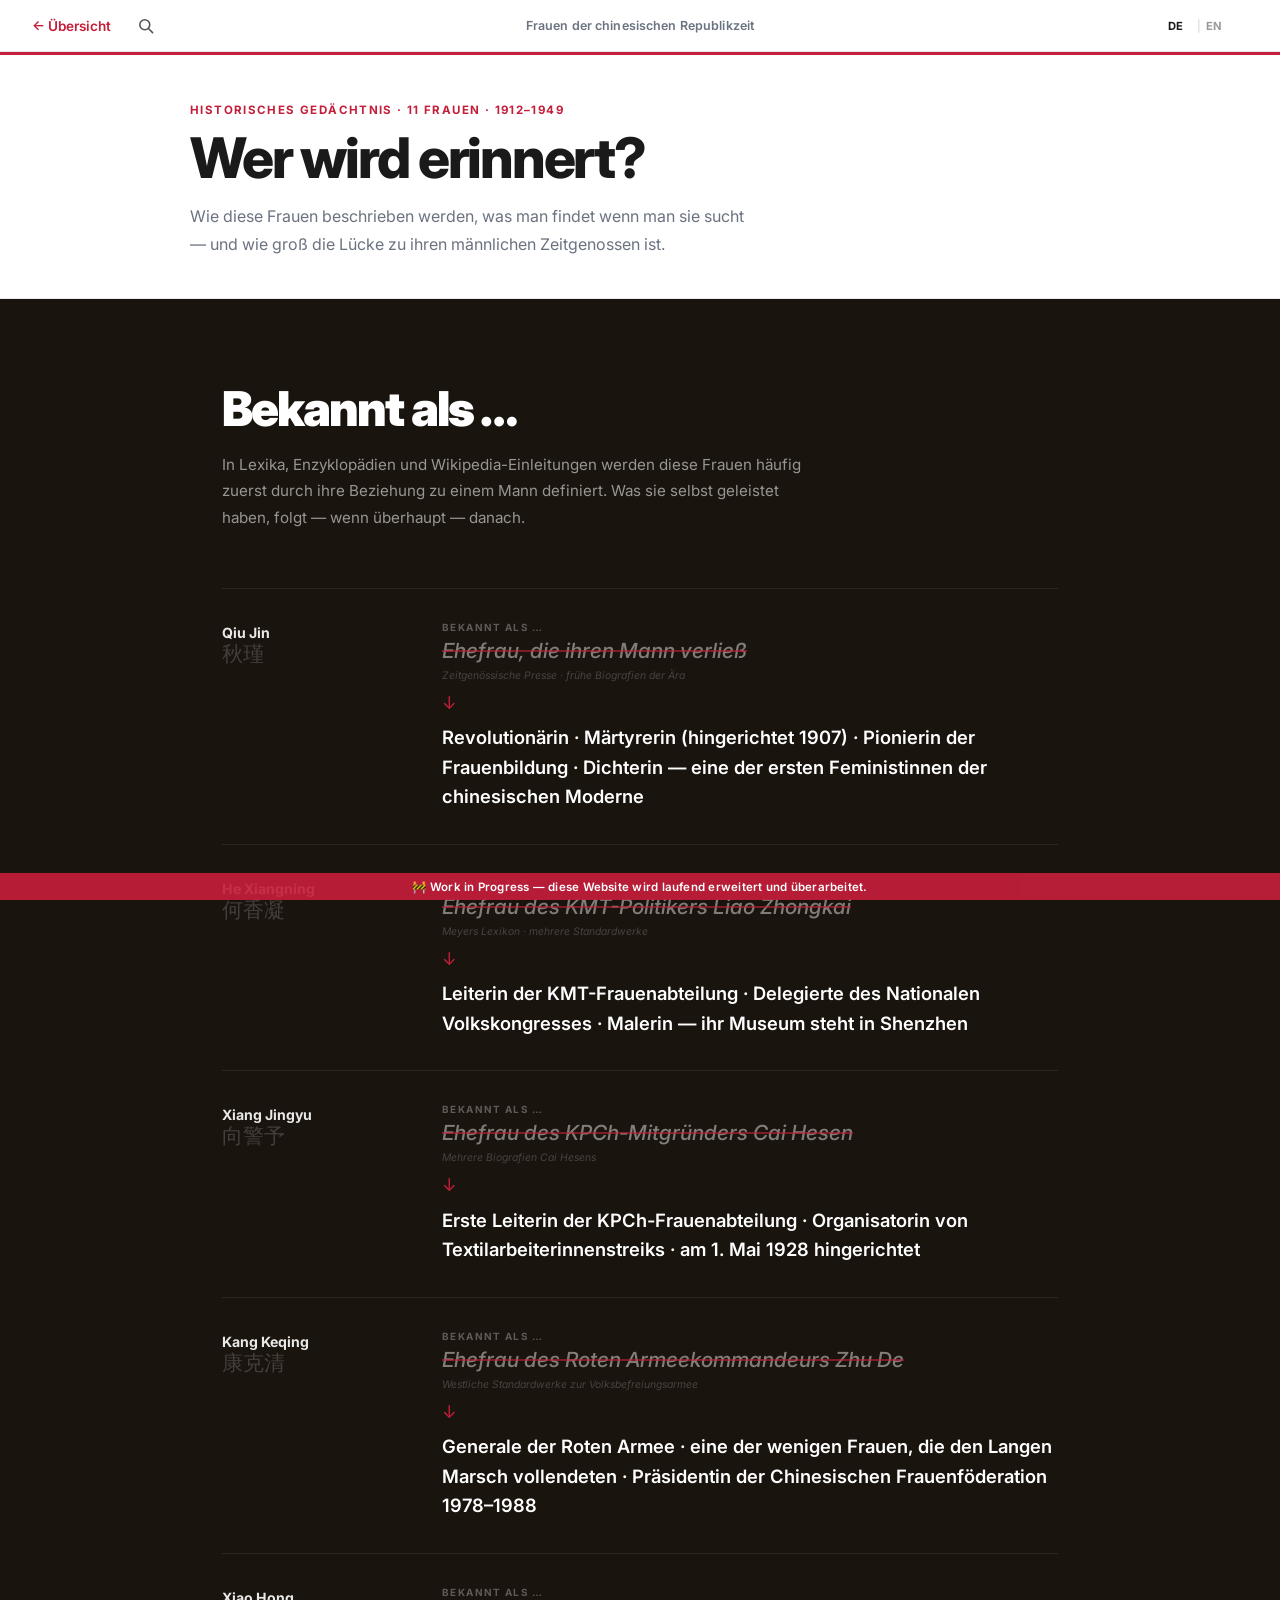
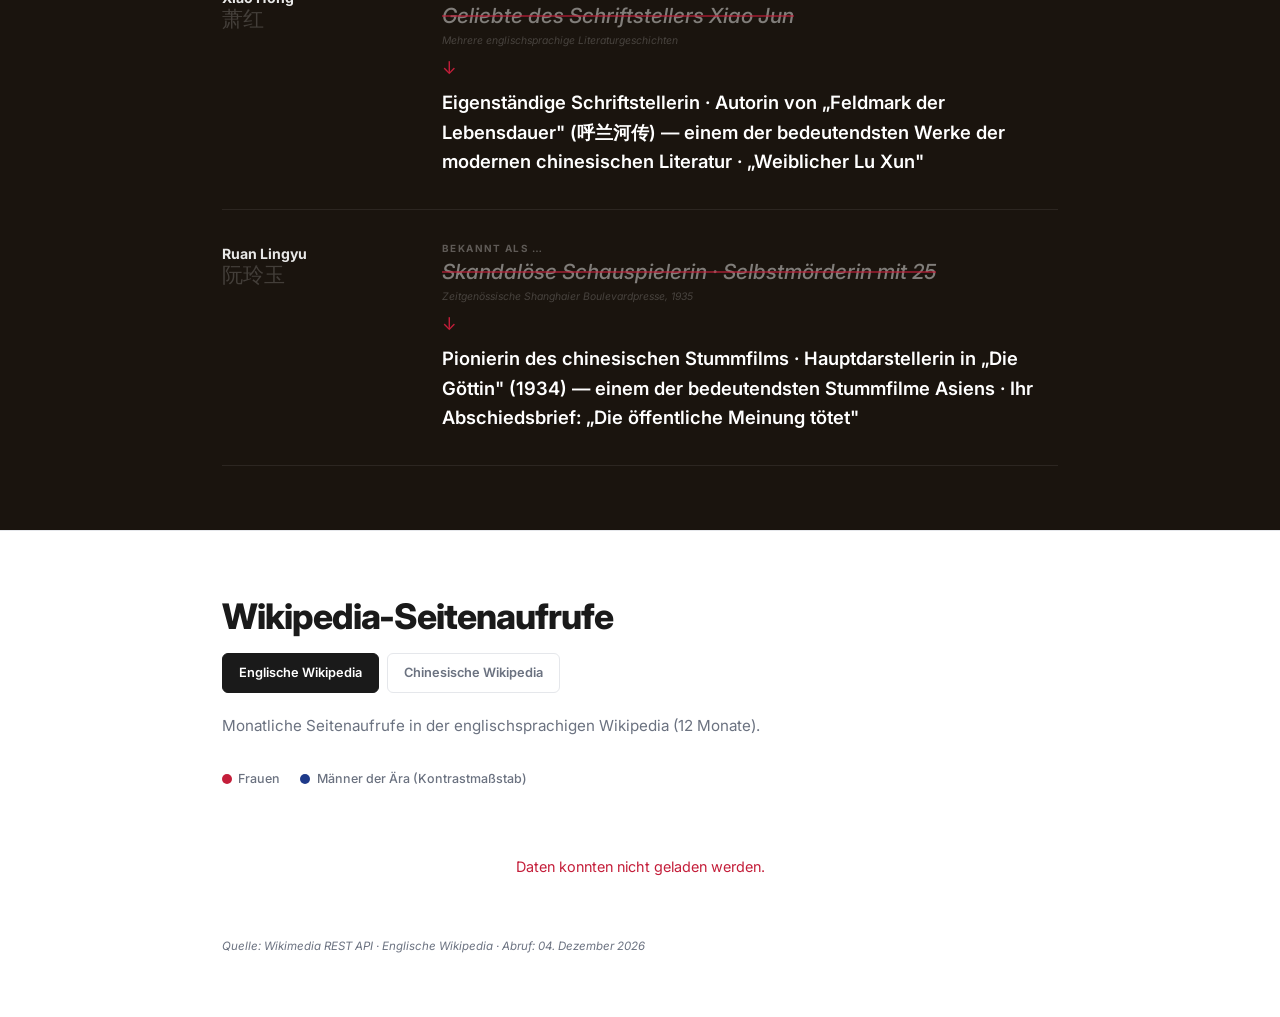
<file: sichtbarkeit.html>
<!DOCTYPE html>
<html lang="de">
<head>
  <meta charset="UTF-8">
  <meta name="viewport" content="width=device-width, initial-scale=1.0">
  <title>Historisches Gedächtnis – Frauen der chinesischen Republikzeit</title>
  <meta name="description" content="Wie sichtbar sind die Frauen der chinesischen Republikzeit heute? Bekannt als, simulierte Suche, Wikipedia-Vergleich.">
  <link rel="preconnect" href="https://fonts.googleapis.com">
  <link rel="preconnect" href="https://fonts.gstatic.com" crossorigin>
  <link href="https://fonts.googleapis.com/css2?family=Inter:wght@400;500;600;700;800;900&display=swap" rel="stylesheet">
  <link rel="icon" type="image/svg+xml" href="favicon.svg">
  <link rel="stylesheet" href="sichtbarkeit.css">
  <link rel="stylesheet" href="lang.css">
  <link rel="stylesheet" href="search.css">
</head>
<body>
  <a href="#main-content" class="skip-link">Zum Hauptinhalt springen</a>

  <div class="wip-banner" role="status" data-i18n="wip_banner">Work in Progress — diese Website wird laufend erweitert und überarbeitet.</div>

  <!-- NAVBAR -->
  <nav class="frau-nav">
    <a href="index.html" class="frau-nav-back" data-i18n="nav_back"><span class="nav-arrow">←</span> Übersicht</a>
    <span class="frau-nav-title" data-i18n="nav_title">Frauen der chinesischen Republikzeit</span>
    <div id="lang-toggle">
  <button onclick="setLang('de')" class="lang-btn" data-lang="de" aria-pressed="true">DE</button>
  <button onclick="setLang('en')" class="lang-btn" data-lang="en" aria-pressed="false">EN</button>
</div>
  </nav>

  <!-- HEADER -->
  <header class="netz-header" id="main-content">
    <div class="netz-header-container">
      <div class="netz-eyebrow" data-i18n="netzwerk_eyebrow">Historisches Gedächtnis · 11 Frauen · 1912–1949</div>
      <h1 data-i18n="netzwerk_title">Wer wird erinnert?</h1>
      <p data-i18n="netzwerk_desc">Wie diese Frauen beschrieben werden, was man findet wenn man sie sucht —
         und wie groß die Lücke zu ihren männlichen Zeitgenossen ist.</p>
    </div>
  </header>

  <!-- ── BEKANNT ALS ───────────────────────────────────────────── -->
  <section class="ba-section">
    <div class="ba-container">
      <div class="ba-head">
        <h2 data-i18n="netzwerk_bekannt_section">Bekannt als …</h2>
        <p class="ba-intro" data-i18n="netzwerk_bekannt_section2">
          In Lexika, Enzyklopädien und Wikipedia-Einleitungen werden diese Frauen
          häufig zuerst durch ihre Beziehung zu einem Mann definiert.
          Was sie selbst geleistet haben, folgt — wenn überhaupt — danach.
        </p>
      </div>
      <div id="baList"></div>
    </div>
  </section>

  <!-- HIDDEN: Simulierte Suche – im Code erhalten, Abschnitt ausgeblendet.
       Zum Wiederherstellen: äußere Kommentarklammern entfernen.
  <section class="suche-section">
    <div class="suche-container">
      <div class="suche-head">
        <h2>Suche, die nichts findet</h2>
        <p class="suche-intro">
          Was erscheint, wenn man diese Frauen auf Deutsch sucht?
          Eine Übersicht auf Basis verfügbarer Wikipedia- und Suchquellen,
          Stand Mai 2026.
        </p>
      </div>
      <div class="suche-chips" id="sucheChips"></div>
      <div class="suche-ui">
        <div class="suche-bar">
          <svg class="suche-icon" viewBox="0 0 20 20" fill="none">
            <circle cx="8.5" cy="8.5" r="5.5" stroke="currentColor" stroke-width="1.6"/>
            <path d="M13 13l3.5 3.5" stroke="currentColor" stroke-width="1.6" stroke-linecap="round"/>
          </svg>
          <span id="sucheQuery" class="suche-query-text"></span>
        </div>
        <div class="suche-stats" id="sucheStats"></div>
        <div id="sucheErgebnisse"></div>
        <div class="suche-hinweis" id="sucheHinweis"></div>
      </div>
    </div>
  </section>
  -->

  <!-- ── WIKIPEDIA-SEITENAUFRUFE ──────────────────────────────── -->
  <section class="wiki-section">
    <div class="wiki-container">
      <h2 data-i18n="netzwerk_chart_title">Wikipedia-Seitenaufrufe</h2>
      <div class="wiki-lang-toggle">
        <button class="wiki-lang-btn active" data-lang="en" data-i18n="netzwerk_toggle_en">Englische Wikipedia</button>
        <button class="wiki-lang-btn" data-lang="zh" data-i18n="netzwerk_toggle_zh">Chinesische Wikipedia</button>
      </div>
      <p class="wiki-intro" id="wikiIntro"></p>
      <div class="wiki-legend">
        <span class="wiki-legend-item">
          <span class="wiki-legend-dot" style="background:#C41E3A"></span><span data-i18n="netzwerk_legend_women">Frauen</span>
        </span>
        <span class="wiki-legend-item">
          <span class="wiki-legend-dot" style="background:#1E3A8A"></span><span data-i18n="netzwerk_legend_men">Männer der Ära (Kontrastmaßstab)</span>
        </span>
      </div>
      <div id="wikiChart" class="wiki-chart">
        <div class="wiki-loading" data-i18n="netzwerk_loading">Daten werden geladen…</div>
      </div>
      <p class="wiki-note" id="wikiNote"></p>
    </div>
  </section>

  <script src="lang.js"></script>
  <script src="translations.js"></script>
  <script src="data.js"></script>
  <script src="sichtbarkeit.js"></script>
  <script src="search-data.js"></script>
  <script src="search.js"></script>
</body>
</html>
</file>
<file: style.css>
:root {
  --bg: #F2F4F7;
  --card: #FFFFFF;
  --text: #1A1A1A;
  --text-muted: #6B7280;
  --border: #E5E7EB;
  --accent: #C41E3A;
  --agree: #1A6B3C;
  --disagree: #B91C1C;
  --shadow: 0 1px 3px rgba(0,0,0,0.06), 0 4px 16px rgba(0,0,0,0.06);
  --shadow-lg: 0 4px 8px rgba(0,0,0,0.06), 0 12px 40px rgba(0,0,0,0.08);
  --radius: 12px;
  --font: 'Inter', system-ui, -apple-system, sans-serif;
}

*, *::before, *::after { box-sizing: border-box; margin: 0; padding: 0; }

/* Horizontal-overflow safety net. `clip` (not `hidden`) is used so the
   <body> does not become a scroll container — `hidden` would break the
   many position:sticky navbars on this site. */
html { overflow-x: clip; }

:focus-visible {
  outline: 2px solid #C41E3A;
  outline-offset: 3px;
}

.skip-link {
  position: absolute;
  left: -9999px;
  top: auto;
  width: 1px;
  height: 1px;
  overflow: hidden;
}
.skip-link:focus {
  position: fixed;
  top: 8px;
  left: 8px;
  z-index: 9999;
  width: auto;
  height: auto;
  overflow: visible;
  background: #C41E3A;
  color: #fff;
  font-size: 0.9rem;
  font-weight: 700;
  padding: 0.5rem 1rem;
  border-radius: 6px;
  text-decoration: none;
}

body {
  font-family: var(--font);
  background: var(--bg);
  color: var(--text);
  min-height: 100vh;
  -webkit-font-smoothing: antialiased;
}
/* ── NAV BAR ───────────────────────────────── */

.index-nav {
  position: sticky;
  top: 0;
  z-index: 100;
  height: 52px;
  background: var(--card);
  border-bottom: 1px solid var(--border);
  display: flex;
  align-items: center;
  justify-content: space-between;
  padding: 0 2rem;
  gap: 1rem;
}

.index-nav-back {
  color: var(--accent);
  text-decoration: none;
  font-size: 0.85rem;
  font-weight: 600;
  white-space: nowrap;
  transition: opacity 0.15s;
  flex-shrink: 0;
}
@media (hover: hover) { .index-nav-back:hover { opacity: 0.75; } }
.index-nav-back:active { opacity: 0.6; }

.index-nav-title {
  font-size: 0.78rem;
  font-weight: 600;
  color: var(--text-muted);
  text-align: center;
  letter-spacing: 0.01em;
  flex: 1;
}

.index-nav-link {
  color: var(--text-muted);
  text-decoration: none;
  font-size: 0.82rem;
  font-weight: 500;
  white-space: nowrap;
  flex-shrink: 0;
  transition: color 0.15s;
}
@media (hover: hover) { .index-nav-link:hover { color: var(--accent); } }
.index-nav-link:active { color: var(--accent); }

/* ── PROGRESS BAR ───────────────────────────────── */

.progress-track {
  position: fixed;
  top: 0; left: 0; right: 0;
  height: 4px;
  background: var(--border);
  z-index: 200;
  opacity: 0;
  transition: opacity 0.3s;
}
.progress-track.visible { opacity: 1; }
.progress-fill {
  height: 100%;
  background: var(--accent);
  width: 0%;
  transition: width 0.45s cubic-bezier(0.4, 0, 0.2, 1);
}

/* ── SCREENS ────────────────────────────────────── */

.screen { display: none; min-height: 100vh; }
.screen.active { display: flex; flex-direction: column; }

.container {
  max-width: 700px;
  margin: 0 auto;
  width: 100%;
  padding: 2rem 1.5rem;
}

/* ── START SCREEN ───────────────────────────────── */

.screen--start {
  background: var(--card);
  justify-content: center;
}

.screen--start .container {
  padding: 5rem 2rem 4rem;
  position: relative;
}

.eyebrow {
  font-size: 0.72rem;
  font-weight: 600;
  letter-spacing: 0.1em;
  text-transform: uppercase;
  color: var(--accent);
  margin-bottom: 1.75rem;
}

.headline {
  font-size: clamp(2.6rem, 7vw, 4.8rem);
  font-weight: 800;
  line-height: 1.05;
  letter-spacing: -0.03em;
  margin-bottom: 1.5rem;
}

.lead {
  font-size: 1.1rem;
  font-weight: 500;
  line-height: 1.6;
  margin-bottom: 1rem;
  max-width: 520px;
}

.body-text {
  font-size: 0.95rem;
  color: var(--text-muted);
  line-height: 1.7;
  max-width: 500px;
  margin-bottom: 2.5rem;
}

.btn {
  display: inline-flex;
  align-items: center;
  gap: 0.4rem;
  font-family: var(--font);
  font-size: 0.95rem;
  font-weight: 700;
  padding: 0.85rem 2rem;
  border: none;
  border-radius: 8px;
  cursor: pointer;
  transition: background 0.15s, transform 0.1s, border-color 0.15s;
  text-decoration: none;
}
.btn:active { transform: scale(0.97); }

.btn--primary { background: var(--accent); color: #fff; }
.btn--primary:hover { background: #a8182f; }

.btn--secondary {
  background: transparent;
  color: var(--text);
  border: 2px solid var(--border);
  margin-top: 0.75rem;
}
.btn--secondary:hover { border-color: var(--text-muted); }

.footnote {
  font-size: 0.7rem;
  color: var(--text-muted);
  margin-top: 1rem;
  opacity: 0.7;
}

.deco {
  position: absolute;
  right: -0.05em;
  bottom: -0.15em;
  font-size: clamp(14rem, 32vw, 26rem);
  font-weight: 800;
  color: #F0EAE5;
  line-height: 1;
  pointer-events: none;
  user-select: none;
  z-index: 0;
}
.screen--start .container > *:not(.deco) { position: relative; z-index: 1; }

/* ── QUESTION SCREEN ────────────────────────────── */

.screen--question { background: var(--bg); }

.screen--question .container {
  padding-top: 4.5rem;
  padding-bottom: 3rem;
  display: flex;
  flex-direction: column;
  gap: 1.25rem;
  min-height: 100vh;
  justify-content: center;
}

.question-meta {
  display: flex;
  align-items: center;
  gap: 1rem;
}

.question-counter {
  font-size: 0.78rem;
  font-weight: 600;
  color: var(--text-muted);
  letter-spacing: 0.04em;
}

.statement-card {
  background: var(--card);
  border-radius: var(--radius);
  box-shadow: var(--shadow-lg);
  padding: 2.25rem 2rem;
  animation: cardIn 0.3s ease;
}

@keyframes cardIn {
  from { opacity: 0; transform: translateY(10px); }
  to   { opacity: 1; transform: translateY(0); }
}

.statement {
  font-size: clamp(1.1rem, 2.5vw, 1.35rem);
  font-weight: 500;
  line-height: 1.6;
  color: var(--text);
  font-style: normal;
}

/* ── ANSWER BUTTONS ─────────────────────────────── */

.answers {
  display: grid;
  grid-template-columns: repeat(3, 1fr);
  gap: 0.75rem;
}

.answer-btn {
  display: flex;
  flex-direction: column;
  align-items: center;
  justify-content: center;
  gap: 0.55rem;
  padding: 1.25rem 0.75rem;
  background: var(--card);
  border: 2px solid var(--border);
  border-radius: var(--radius);
  font-family: var(--font);
  font-size: 0.88rem;
  font-weight: 600;
  color: var(--text);
  cursor: pointer;
  box-shadow: var(--shadow);
  transition: all 0.15s ease;
  text-align: center;
  line-height: 1.3;
}
@media (hover: hover) {
  .answer-btn:hover:not(:disabled) {
    transform: translateY(-2px);
    box-shadow: 0 6px 24px rgba(0,0,0,0.11);
  }
}
.answer-btn:active:not(:disabled) {
  transform: translateY(0) scale(0.985);
  box-shadow: var(--shadow);
}
.answer-btn:disabled { cursor: default; opacity: 0.8; }

.answer-icon {
  font-size: 1.4rem;
  line-height: 1;
}
.answer-key {
  font-size: 0.6rem;
  font-weight: 500;
  color: var(--text-muted);
  opacity: 0.45;
}

/* Hover-Farben (nur auf Zeigegeräten — verhindert „klebende" Hover-Zustände auf Touch) */
@media (hover: hover) {
  .answer-btn[data-value="agree"]:hover:not(:disabled):not(.selected) {
    border-color: var(--agree);
    color: var(--agree);
  }
  .answer-btn[data-value="neutral"]:hover:not(:disabled):not(.selected) {
    border-color: #6B7280;
  }
  .answer-btn[data-value="disagree"]:hover:not(:disabled):not(.selected) {
    border-color: var(--disagree);
    color: var(--disagree);
  }
}

/* Selected */
.answer-btn[data-value="agree"].selected {
  background: var(--agree); border-color: var(--agree);
  color: #fff; transform: translateY(-2px);
}
.answer-btn[data-value="neutral"].selected {
  background: #4B5563; border-color: #4B5563;
  color: #fff; transform: translateY(-2px);
}
.answer-btn[data-value="disagree"].selected {
  background: var(--disagree); border-color: var(--disagree);
  color: #fff; transform: translateY(-2px);
}
.answer-btn.selected .answer-key { color: rgba(255,255,255,0.5); opacity: 0.6; }

/* ── RESULT SCREEN ──────────────────────────────── */

.screen--result { background: var(--bg); }
.screen--result .container { padding-top: 3.5rem; padding-bottom: 4rem; }

.result-eyebrow {
  font-size: 0.72rem;
  font-weight: 600;
  letter-spacing: 0.1em;
  text-transform: uppercase;
  color: var(--text-muted);
  margin-bottom: 0.75rem;
}

.result-score {
  font-size: clamp(5rem, 15vw, 8.5rem);
  font-weight: 800;
  color: var(--accent);
  line-height: 1;
  letter-spacing: -0.04em;
  margin-bottom: 0.5rem;
  transition: color 0.5s;
}

.result-label {
  font-size: clamp(1.6rem, 4vw, 2.5rem);
  font-weight: 800;
  letter-spacing: -0.02em;
  margin-bottom: 0.75rem;
}

.result-text {
  font-size: 0.97rem;
  color: var(--text-muted);
  line-height: 1.75;
  max-width: 560px;
  margin-bottom: 2rem;
}

.score-bar-wrapper { margin-bottom: 3rem; }

.score-bar-track {
  height: 6px;
  background: var(--border);
  border-radius: 3px;
  overflow: hidden;
  margin-bottom: 0.5rem;
}
.score-bar-fill {
  height: 100%;
  background: var(--accent);
  border-radius: 3px;
  width: 0%;
  transition: width 1.2s cubic-bezier(0.4, 0, 0.2, 1);
}
.score-bar-ends {
  display: flex;
  justify-content: space-between;
  font-size: 0.65rem;
  font-weight: 500;
  color: var(--text-muted);
  opacity: 0.65;
}

/* ── BREAKDOWN ──────────────────────────────────── */

.breakdown {
  background: var(--card);
  border-radius: var(--radius);
  box-shadow: var(--shadow);
  overflow: hidden;
  margin-bottom: 1.5rem;
}

.breakdown-heading {
  font-size: 0.7rem;
  font-weight: 600;
  text-transform: uppercase;
  letter-spacing: 0.1em;
  color: var(--text-muted);
  padding: 1.1rem 1.75rem;
  border-bottom: 1px solid var(--border);
  font-weight: 400;
}

.breakdown-item {
  padding: 1.25rem 1.75rem;
  border-bottom: 1px solid var(--border);
}
.breakdown-item:last-child { border-bottom: none; }

.breakdown-statement {
  font-size: 0.88rem;
  font-weight: 600;
  color: var(--text);
  margin-bottom: 0.6rem;
  line-height: 1.4;
}

.breakdown-row {
  display: flex;
  gap: 1rem;
  align-items: flex-start;
}

.breakdown-verdict {
  font-size: 0.66rem;
  font-weight: 700;
  white-space: nowrap;
  flex-shrink: 0;
  padding: 0.2rem 0.55rem;
  border-radius: 4px;
  text-transform: uppercase;
  letter-spacing: 0.05em;
  margin-top: 1px;
}
.breakdown-verdict.correct { background: #DCFCE7; color: #166534; }
.breakdown-verdict.half    { background: #FEF9C3; color: #854D0E; }
.breakdown-verdict.wrong   { background: #FEE2E2; color: #991B1B; }

.breakdown-explanation {
  font-size: 0.85rem;
  color: var(--text-muted);
  line-height: 1.6;
}

/* ── RESPONSIVE ─────────────────────────────────── */

/* ── SITE NAV ───────────────────────────────────── */

.site-nav {
  position: sticky; top: 0; background: #fff;
  border-bottom: 1px solid var(--border);
  display: flex; align-items: center; justify-content: space-between;
  padding: 0 2rem; height: 48px; z-index: 100; font-size: 0.82rem;
}
.site-nav-title {
  font-weight: 600; color: var(--text-muted); font-size: 0.78rem;
  flex: 1; text-align: center; white-space: nowrap;
  overflow: hidden; text-overflow: ellipsis; letter-spacing: 0.01em;
}
.site-nav-back {
  color: var(--accent); text-decoration: none;
  font-weight: 600; font-size: 0.85rem;
  transition: opacity 0.15s; flex-shrink: 0;
}
.site-nav-back:hover { opacity: 0.7; }

.result-actions { display: flex; gap: 0.75rem; flex-wrap: wrap; align-items: center; }

/* ── LANDING PAGE ────────────────────────────────── */

.landing-body { background: var(--bg); }

.lp-hero {
  min-height: 88vh;
  background: var(--card);
  display: flex;
  align-items: center;
  position: relative;
  overflow: hidden;
  border-bottom: 1px solid var(--border);
}

.lp-hero-content {
  max-width: 900px;
  margin: 0 auto;
  padding: 5rem 2rem 4rem;
  position: relative;
  z-index: 1;
  width: 100%;
}

.lp-eyebrow {
  font-size: 0.72rem;
  font-weight: 600;
  letter-spacing: 0.12em;
  text-transform: uppercase;
  color: var(--accent);
  margin-bottom: 1.75rem;
}

.lp-headline {
  font-size: clamp(3.2rem, 9vw, 7rem);
  font-weight: 800;
  line-height: 1.0;
  letter-spacing: -0.035em;
  margin-bottom: 1.25rem;
  color: var(--text);
}

.lp-subline {
  font-size: 1.05rem;
  font-weight: 500;
  color: var(--text-muted);
  margin-bottom: 1.75rem;
}

.lp-intro-text {
  font-size: 0.97rem;
  line-height: 1.8;
  color: var(--text-muted);
  max-width: 560px;
  margin-bottom: 2.5rem;
}

.lp-scroll-hint {
  font-size: 0.82rem;
  font-weight: 600;
  color: var(--accent);
  text-decoration: none;
  transition: opacity 0.15s;
}
.lp-scroll-hint:hover { opacity: 0.65; }

.lp-hero-deco {
  position: absolute;
  right: -0.05em;
  top: 50%;
  transform: translateY(-50%);
  font-size: clamp(18rem, 42vw, 36rem);
  font-weight: 800;
  color: #ECE6E0;
  line-height: 1;
  pointer-events: none;
  user-select: none;
  z-index: 0;
}

/* ── HINTERGRUND ─────────────────────────────────── */

.lp-section { padding: 4.5rem 0; }

.lp-bg-section {
  background: var(--card);
  border-bottom: 1px solid var(--border);
}

.lp-container {
  max-width: 900px;
  margin: 0 auto;
  padding: 0 2rem;
}

.lp-section-grid {
  display: grid;
  grid-template-columns: 1fr 1fr;
  gap: 3rem;
  align-items: start;
}

.lp-section-title {
  font-size: clamp(1.5rem, 3vw, 2.2rem);
  font-weight: 800;
  letter-spacing: -0.025em;
  margin-bottom: 1.25rem;
}

.lp-section-subtitle {
  font-size: 0.88rem;
  color: var(--text-muted);
  margin-bottom: 1.75rem;
}

.lp-section-text {
  font-size: 0.95rem;
  color: var(--text-muted);
  line-height: 1.8;
  margin-bottom: 1rem;
}
.lp-section-text:last-child { margin-bottom: 0; }

.lp-context-box {
  background: var(--bg);
  border-radius: var(--radius);
  padding: 1.5rem;
  border: 1px solid var(--border);
  position: sticky;
  top: 2rem;
}

.lp-context-label {
  font-size: 0.68rem;
  font-weight: 700;
  text-transform: uppercase;
  letter-spacing: 0.1em;
  color: var(--text-muted);
  margin-bottom: 1rem;
}

.lp-context-item {
  padding: 0.75rem 0;
  border-bottom: 1px solid var(--border);
}
.lp-context-item:last-child { border-bottom: none; }

.lp-context-key {
  font-size: 0.66rem;
  font-weight: 600;
  text-transform: uppercase;
  letter-spacing: 0.07em;
  color: var(--text-muted);
  margin-bottom: 0.2rem;
}

.lp-context-val {
  font-size: 0.88rem;
  color: var(--text);
  line-height: 1.5;
}

/* ── ENTDECKEN ───────────────────────────────────── */

.lp-profiles-grid {
  display: flex;
  flex-wrap: nowrap;
  overflow-x: auto;
  gap: 0.875rem;
  margin-bottom: 1rem;
  padding-bottom: 0.75rem;
  scroll-snap-type: x mandatory;
  -webkit-overflow-scrolling: touch;
  scrollbar-width: thin;
  scrollbar-color: var(--border) transparent;
}

.lp-profiles-grid::-webkit-scrollbar { height: 5px; }
.lp-profiles-grid::-webkit-scrollbar-track { background: transparent; }
.lp-profiles-grid::-webkit-scrollbar-thumb { background: var(--border); border-radius: 3px; }

.lp-profile-card {
  display: flex;
  flex-direction: column;
  flex-shrink: 0;
  width: 210px;
  scroll-snap-align: start;
  background: var(--card);
  border: 1.5px solid var(--border);
  border-radius: var(--radius);
  padding: 1.5rem;
  text-decoration: none;
  color: var(--text);
  box-shadow: var(--shadow);
  transition: transform 0.18s ease, box-shadow 0.18s ease, border-color 0.15s;
}

@media (hover: hover) {
  .lp-profile-card:hover {
    transform: translateY(-3px);
    box-shadow: var(--shadow-lg);
    border-color: var(--accent);
  }
}
.lp-profile-card:active { border-color: var(--accent); }

.lp-profile-chinesisch {
  font-size: 2rem;
  font-weight: 700;
  color: var(--accent);
  line-height: 1;
  margin-bottom: 0.75rem;
  letter-spacing: 0.05em;
}

.lp-profile-name {
  font-size: 1.05rem;
  font-weight: 700;
  margin-bottom: 0.2rem;
}

.lp-profile-dates {
  font-size: 0.72rem;
  font-weight: 500;
  color: var(--text-muted);
  font-family: 'SFMono-Regular', 'Consolas', monospace;
  margin-bottom: 0.5rem;
}

.lp-profile-rolle {
  font-size: 0.82rem;
  color: var(--text-muted);
  line-height: 1.4;
  flex: 1;
}

.lp-profile-arrow {
  font-size: 1.1rem;
  color: var(--accent);
  margin-top: 1.25rem;
  font-weight: 700;
  transition: transform 0.15s;
}

@media (hover: hover) {
  .lp-profile-card:hover .lp-profile-arrow { transform: translateX(5px); }
}

/* ── ENTRY GRID (gallery + network/quiz) ─────────── */

.lp-entry-grid {
  display: flex;
  flex-direction: column;
  gap: 1rem;
}

.lp-entry-row {
  display: grid;
  grid-template-columns: 1fr 1fr 1fr;
  gap: 1rem;
}

/* ── GALLERY CARD ────────────────────────────────── */

.lp-gallery3d-card {
  display: block;
  position: relative;
  overflow: hidden;
  text-decoration: none;
  background: linear-gradient(135deg, #0c0a07 0%, #1c1309 55%, #0c0a07 100%);
  border: 1.5px solid rgba(255,255,255,0.1);
  border-radius: var(--radius);
  padding: 3.5rem 3rem;
  transition: border-color 0.25s, transform 0.25s;
}

@media (hover: hover) {
  .lp-gallery3d-card:hover {
    border-color: rgba(196,30,58,0.6);
    transform: translateY(-3px);
  }
}
.lp-gallery3d-card:active { border-color: rgba(196,30,58,0.6); }

.lp-gallery3d-deco {
  position: absolute;
  right: 3rem;
  top: 50%;
  transform: translateY(-50%);
  font-size: clamp(7rem, 14vw, 12rem);
  font-weight: 700;
  color: rgba(196,30,58,0.08);
  line-height: 1;
  pointer-events: none;
  user-select: none;
  transition: color 0.25s;
}
@media (hover: hover) {
  .lp-gallery3d-card:hover .lp-gallery3d-deco { color: rgba(196,30,58,0.15); }
}

.lp-gallery3d-label {
  font-size: 0.7rem;
  font-weight: 600;
  letter-spacing: 0.14em;
  text-transform: uppercase;
  color: #C41E3A;
  margin-bottom: 0.75rem;
}

.lp-gallery3d-title {
  font-size: clamp(2rem, 4vw, 3.2rem);
  font-weight: 900;
  color: #f5f0e8;
  letter-spacing: -0.035em;
  line-height: 1.05;
  margin-bottom: 0.75rem;
}

.lp-gallery3d-desc {
  font-size: 0.95rem;
  color: rgba(245,240,232,0.45);
  line-height: 1.7;
  max-width: 480px;
}

.lp-gallery3d-cta {
  margin-top: 1.75rem;
  font-size: 0.88rem;
  font-weight: 700;
  color: #C41E3A;
  transition: opacity 0.15s;
}
.lp-gallery3d-card:hover .lp-gallery3d-cta { opacity: 0.75; }

/* ── NETWORK CARD ────────────────────────────────── */

.lp-network-card {
  display: block;
  background: #1B2A4A;
  color: #fff;
  border-radius: var(--radius);
  padding: 2.5rem 2.25rem;
  text-decoration: none;
  transition: background 0.2s, transform 0.2s;
}

.lp-network-card:hover {
  background: #243860;
  transform: translateY(-3px);
}

.lp-network-label {
  font-size: 0.68rem;
  font-weight: 700;
  letter-spacing: 0.12em;
  text-transform: uppercase;
  color: rgba(255,255,255,0.4);
  margin-bottom: 0.75rem;
}

.lp-network-title {
  font-size: clamp(1.5rem, 2.5vw, 2rem);
  font-weight: 900;
  letter-spacing: -0.025em;
  line-height: 1.1;
  margin-bottom: 0.75rem;
  color: #fff;
}

.lp-network-desc {
  font-size: 0.9rem;
  line-height: 1.7;
  color: rgba(255,255,255,0.55);
  margin-bottom: 1.5rem;
}

.lp-network-cta {
  font-size: 0.88rem;
  font-weight: 700;
  color: #fff;
  letter-spacing: 0.02em;
}

/* ── QUIZ CARD ───────────────────────────────────── */

.lp-quiz-card {
  display: block;
  background: #1A3020;
  color: #fff;
  border-radius: var(--radius);
  padding: 2.5rem 2.25rem;
  text-decoration: none;
  transition: background 0.2s, transform 0.2s;
}

.lp-quiz-card:hover {
  background: #22402b;
  transform: translateY(-3px);
}

.lp-quiz-label {
  font-size: 0.68rem;
  font-weight: 700;
  letter-spacing: 0.12em;
  text-transform: uppercase;
  color: rgba(255,255,255,0.4);
  margin-bottom: 0.75rem;
}

.lp-quiz-title {
  font-size: clamp(1.5rem, 2.5vw, 2rem);
  font-weight: 900;
  letter-spacing: -0.025em;
  line-height: 1.1;
  margin-bottom: 0.75rem;
  color: #fff;
}

.lp-quiz-desc {
  font-size: 0.9rem;
  line-height: 1.7;
  color: rgba(255,255,255,0.55);
  margin-bottom: 1.5rem;
}

.lp-quiz-cta {
  font-size: 0.88rem;
  font-weight: 700;
  color: #fff;
  letter-spacing: 0.02em;
}

/* ── QUELLEN CARD ────────────────────────────────── */

.lp-quellen-card {
  display: block;
  background: #2A1A08;
  color: #fff;
  border-radius: var(--radius);
  padding: 2.5rem 2.25rem;
  text-decoration: none;
  transition: background 0.2s, transform 0.2s;
}

.lp-quellen-card:hover {
  background: #3a2610;
  transform: translateY(-3px);
}

.lp-quellen-label {
  font-size: 0.68rem;
  font-weight: 700;
  letter-spacing: 0.12em;
  text-transform: uppercase;
  color: rgba(255,255,255,0.4);
  margin-bottom: 0.75rem;
}

.lp-quellen-title {
  font-size: clamp(1.5rem, 2.5vw, 2rem);
  font-weight: 900;
  letter-spacing: -0.025em;
  line-height: 1.1;
  margin-bottom: 0.75rem;
  color: #fff;
}

.lp-quellen-desc {
  font-size: 0.9rem;
  line-height: 1.7;
  color: rgba(255,255,255,0.55);
  margin-bottom: 1.5rem;
}

.lp-quellen-cta {
  font-size: 0.88rem;
  font-weight: 700;
  color: #fff;
  letter-spacing: 0.02em;
}

@media (max-width: 900px) {
  .lp-entry-row { grid-template-columns: 1fr 1fr; }
}

@media (max-width: 700px) {
  .lp-entry-row { grid-template-columns: 1fr; }
  .lp-gallery3d-card { padding: 2.5rem 1.5rem; }
}

/* ── WELLE ───────────────────────────────────────── */

.welle-section {
  background: #0d0d0d;
  padding: 4rem 0 3rem;
  position: relative;
  overflow: hidden;
  min-height: 740px;
}

#welleCanvas {
  position: absolute;
  inset: 0;
  width: 100%;
  height: 100%;
  display: block;
}

.welle-header {
  max-width: 900px;
  margin: 0 auto 2rem;
  padding: 0 2rem;
  text-align: center;
  position: relative;
  z-index: 1;
}

.welle-title {
  font-size: clamp(1.6rem, 3vw, 2.4rem);
  font-weight: 800;
  letter-spacing: -0.025em;
  color: #f0e8d8;
  margin-bottom: 0.6rem;
}

.welle-desc {
  font-size: 0.95rem;
  line-height: 1.7;
  color: rgba(240,232,216,0.5);
  max-width: 520px;
  margin: 0 auto 1.25rem;
}

.welle-counter {
  display: inline-block;
  font-family: 'SFMono-Regular', 'Consolas', monospace;
  font-size: 0.78rem;
  font-weight: 600;
  color: #C41E3A;
  letter-spacing: 0.05em;
  border: 1px solid rgba(196,30,58,0.3);
  border-radius: 20px;
  padding: 0.3rem 0.9rem;
}

.welle-hinweis {
  position: absolute;
  bottom: 1.75rem;
  left: 50%;
  transform: translateX(-50%);
  width: calc(100% - 4rem);
  max-width: 560px;
  padding: 0.6rem 1.4rem;
  text-align: center;
  font-size: 0.85rem;
  color: rgba(240,232,216,0.42);
  line-height: 1.65;
  font-style: italic;
  border-radius: 8px;
  border: 1px solid transparent;
  background: transparent;
  transition: color 0.6s, background 0.6s, border-color 0.6s;
  z-index: 2;
}

.welle-hinweis--done {
  color: rgba(240,232,216,0.92);
  font-style: normal;
  font-weight: 500;
  background: rgba(13,13,13,0.74);
  backdrop-filter: blur(10px);
  -webkit-backdrop-filter: blur(10px);
  border-color: rgba(240,232,216,0.08);
}

@media (max-width: 680px) {
  .welle-header { padding: 0 1.25rem; }
  .welle-hinweis {
    font-size: 0.8rem;
    bottom: 1.25rem;
    width: calc(100% - 2.5rem);
  }
}

/* ── FOOTER ──────────────────────────────────────── */

.lp-footer {
  background: var(--card);
  border-top: 1px solid var(--border);
  padding: 2rem 0;
}

.lp-footer p {
  font-size: 0.75rem;
  color: var(--text-muted);
  line-height: 1.7;
}

/* ── RESPONSIVE (LANDING) ────────────────────────── */

@media (max-width: 680px) {
  .lp-section-grid { grid-template-columns: 1fr; gap: 2rem; }
  .lp-context-box { position: static; }

  .lp-hero-deco { font-size: 55vw; top: auto; bottom: -0.1em; transform: none; opacity: 0.6; }
  .lp-hero-content { padding: 3.5rem 1.25rem 3rem; }
  .lp-container { padding: 0 1.25rem; }
  .site-nav { padding: 0 1.25rem; }
  .site-nav-title { display: none; }
}

@media (max-width: 580px) {
  .answers {
    grid-template-columns: 1fr;
  }
  .answer-btn {
    flex-direction: row;
    justify-content: flex-start;
    padding: 1rem 1.25rem;
    gap: 0.75rem;
  }
  .answer-icon { font-size: 1.2rem; }
  .answer-key { display: none; }
  .statement-card { padding: 1.75rem 1.25rem; }
  .breakdown-item { padding: 1rem 1.25rem; }
  .breakdown-heading { padding: 1rem 1.25rem; }
  .breakdown-row { flex-direction: column; gap: 0.4rem; }
  .deco { display: none; }
}

/* ── SMALL PHONES ────────────────────────────────── */
@media (max-width: 480px) {
  /* Headline min was 3.2rem (~51px) — too big on a 375px screen */
  .lp-headline { font-size: clamp(2.6rem, 11vw, 7rem); }
  /* The interactive canvas section reserves 740px even on short phones */
  .welle-section { min-height: 560px; }
}
</file>
<file: lang.css>
:focus-visible {
  outline: 2px solid #C41E3A;
  outline-offset: 3px;
}

/* Site-wide horizontal-overflow safety net (lang.css is loaded on every page).
   `clip` rather than `hidden` so <body> doesn't become a scroll container,
   which would break the many position:sticky navbars. */
html { overflow-x: clip; }

#lang-toggle {
  display: inline-flex;
  align-items: center;
  align-self: center;
  gap: 0;
  margin-left: auto;
  margin-right: 1.25rem;
  height: fit-content;
}

#lang-toggle button {
  background: none;
  border: none;
  cursor: pointer;
  color: rgba(0, 0, 0, 0.4);
  font-family: inherit;
  font-size: 0.7rem;
  font-weight: 700;
  padding: 0 0.35rem;
  min-height: 44px;
  min-width: 32px;
  transition: color 0.15s ease;
}

/* Trennstrich zwischen den zwei Buttons */
#lang-toggle button + button::before {
  content: '|';
  margin-right: 0.35rem;
  font-weight: 400;
  color: rgba(0, 0, 0, 0.2);
  pointer-events: none;
}

#lang-toggle button.active {
  color: #1A1A1A;
}

@media (hover: hover) {
  #lang-toggle button:hover {
    color: rgba(0, 0, 0, 0.75);
  }
}
#lang-toggle button:active {
  color: rgba(0, 0, 0, 0.85);
}

/* Work-in-progress banner — slim fixed bar at the bottom of every page.
   pointer-events:none keeps it from blocking clicks on content beneath it. */
.wip-banner {
  position: fixed;
  bottom: 0;
  left: 0;
  right: 0;
  z-index: 9998;
  pointer-events: none;
  text-align: center;
  font-family: 'Inter', system-ui, sans-serif;
  font-size: 0.72rem;
  font-weight: 600;
  letter-spacing: 0.02em;
  color: #fff;
  background: rgba(196, 30, 58, 0.92);
  padding: 0.4rem 1rem;
}

.wip-banner::before {
  content: '🚧 ';
}

/* On phones, content runs edge-to-edge, so the fixed banner can cover the
   last line / footer links. Reserve space at the bottom of the page for it. */
@media (max-width: 700px) {
  /* the banner wraps to two lines (~44px) on narrow screens */
  body { padding-bottom: 3.2rem; }
}
</file>
<file: search.css>
/* search.css — site-wide keyword search UI */

.search-wrap {
  position: relative;
  display: inline-flex;
  align-items: center;
}

.search-btn {
  background: none;
  border: none;
  cursor: pointer;
  color: inherit;
  padding: 0.55rem 0.4rem;
  min-height: 44px;
  min-width: 36px;
  display: flex;
  align-items: center;
  justify-content: center;
  border-radius: 6px;
  opacity: 0.75;
  transition: opacity 0.15s, color 0.15s;
}

.search-btn:hover,
.search-btn:focus-visible {
  opacity: 1;
  color: #C41E3A;
  outline: none;
}

.search-btn:focus-visible {
  outline: 2px solid #C41E3A;
  outline-offset: 2px;
}

/* Expandable input */
.search-input-wrap {
  display: inline-flex;
  overflow: hidden;
  max-width: 0;
  transition: max-width 0.28s cubic-bezier(0.4, 0, 0.2, 1),
              opacity   0.2s  cubic-bezier(0.4, 0, 0.2, 1);
  opacity: 0;
}

.search-wrap.is-open .search-input-wrap {
  max-width: 200px;
  opacity: 1;
}

.search-input {
  border: none;
  border-bottom: 1.5px solid rgba(0, 0, 0, 0.2);
  background: transparent;
  font-size: 0.85rem;
  padding: 0.2rem 0.35rem;
  width: 180px;
  color: inherit;
  outline: none;
  transition: border-color 0.15s;
  font-family: inherit;
}

.search-input:focus {
  border-bottom-color: #C41E3A;
}

.search-input::-webkit-search-cancel-button { display: none; }

/* ── Main dropdown ─────────────────────────────────────── */
.search-dropdown {
  position: fixed;
  z-index: 9500;
  background: #fff;
  border-radius: 10px;
  box-shadow: 0 8px 32px rgba(0, 0, 0, 0.14), 0 1px 4px rgba(0, 0, 0, 0.08);
  border: 1px solid rgba(0, 0, 0, 0.07);
  min-width: 300px;
  max-width: 360px;
  overflow: hidden;
  display: none;
  max-height: 70vh;
  overflow-y: auto;
}

.search-dropdown.visible {
  display: block;
}

.search-item {
  display: flex;
  align-items: flex-start;
  gap: 0.75rem;
  padding: 0.6rem 0.9rem;
  text-decoration: none;
  color: #1a1a1a;
  border-bottom: 1px solid rgba(0, 0, 0, 0.05);
  transition: background 0.1s;
}

.search-item:last-child { border-bottom: none; }

.search-item:hover,
.search-item.is-active {
  background: #fdf6f7;
}

.search-item-icon {
  font-size: 1.35rem;
  line-height: 1;
  min-width: 1.6rem;
  text-align: center;
  margin-top: 0.1rem;
  font-family: "Microsoft YaHei", "Noto Sans SC", "PingFang SC", serif;
  color: #C41E3A;
  opacity: 0.75;
}

.search-item.type-page .search-item-icon   { opacity: 0.45; color: #555; }
.search-item.type-quote .search-item-icon  { opacity: 0.65; color: #8B4513; }

.search-item-body {
  display: flex;
  flex-direction: column;
  gap: 0.12rem;
  min-width: 0;
  flex: 1;
}

/* Title row: title left, page badge right */
.search-item-title-row {
  display: flex;
  align-items: baseline;
  gap: 0.4rem;
}

.search-item-title {
  font-size: 0.875rem;
  font-weight: 600;
  line-height: 1.3;
  white-space: nowrap;
  overflow: hidden;
  text-overflow: ellipsis;
  flex: 1;
  min-width: 0;
}

/* Page destination badge */
.search-item-page {
  flex-shrink: 0;
  font-size: 0.68rem;
  font-weight: 500;
  letter-spacing: 0.02em;
  padding: 0.1em 0.45em;
  border-radius: 4px;
  background: rgba(0, 0, 0, 0.06);
  color: #555;
  white-space: nowrap;
  line-height: 1.5;
}

.search-item.type-person .search-item-page  { background: rgba(196, 30, 58, 0.08); color: #C41E3A; }
.search-item.type-quote  .search-item-page  { background: rgba(139, 69, 19, 0.08); color: #8B4513; }

.search-item-sub {
  font-size: 0.74rem;
  color: #666;
  line-height: 1.3;
  white-space: nowrap;
  overflow: hidden;
  text-overflow: ellipsis;
}

.search-item-title mark,
.search-item-sub mark {
  background: rgba(196, 30, 58, 0.12);
  color: #C41E3A;
  border-radius: 2px;
  padding: 0 1px;
  font-style: normal;
}

.search-no-results {
  padding: 0.9rem 1rem;
  font-size: 0.83rem;
  color: #888;
  text-align: center;
}

/* ── Hover preview card ──────────────────────────────────── */
.search-preview {
  position: fixed;
  z-index: 9600;
  width: 240px;
  background: #fff;
  border-radius: 10px;
  box-shadow: 0 8px 32px rgba(0, 0, 0, 0.13), 0 1px 4px rgba(0, 0, 0, 0.07);
  border: 1px solid rgba(0, 0, 0, 0.07);
  padding: 0.9rem 1rem;
  display: none;
  pointer-events: none;
  animation: spv-in 0.12s ease;
}

@keyframes spv-in {
  from { opacity: 0; transform: translateX(-4px); }
  to   { opacity: 1; transform: translateX(0); }
}

.search-preview.visible {
  display: block;
}

/* Header: icon + page destination breadcrumb */
.spv-header {
  display: flex;
  align-items: center;
  gap: 0.4rem;
  margin-bottom: 0.5rem;
}

.spv-icon {
  font-size: 1.5rem;
  line-height: 1;
  font-family: "Microsoft YaHei", "Noto Sans SC", "PingFang SC", serif;
  color: #C41E3A;
  opacity: 0.8;
}

.search-preview.type-page  .spv-icon  { color: #555; opacity: 0.5; }
.search-preview.type-quote .spv-icon  { color: #8B4513; }

.spv-dest {
  font-size: 0.72rem;
  font-weight: 600;
  letter-spacing: 0.04em;
  text-transform: uppercase;
  color: #999;
}

.search-preview.type-person .spv-dest { color: #C41E3A; }
.search-preview.type-quote  .spv-dest { color: #8B4513; }

.spv-sep {
  margin: 0 0.15em;
  opacity: 0.5;
}

.spv-section {
  color: #777;
}

.spv-title {
  font-size: 0.95rem;
  font-weight: 700;
  line-height: 1.3;
  color: #111;
  margin-bottom: 0.25rem;
  word-break: break-word;
}

.spv-sub {
  font-size: 0.75rem;
  color: #666;
  line-height: 1.4;
  margin-bottom: 0.5rem;
}

/* Keyword tags */
.spv-tags {
  display: flex;
  flex-wrap: wrap;
  gap: 0.25rem;
  margin-top: 0.4rem;
  padding-top: 0.4rem;
  border-top: 1px solid rgba(0, 0, 0, 0.06);
}

.spv-tag {
  font-size: 0.68rem;
  padding: 0.15em 0.45em;
  border-radius: 4px;
  background: rgba(0, 0, 0, 0.05);
  color: #555;
  white-space: nowrap;
}

.search-preview.type-person .spv-tag { background: rgba(196, 30, 58, 0.07); color: #C41E3A; }
.search-preview.type-quote  .spv-tag { background: rgba(139, 69, 19, 0.07); color: #8B4513; }

/* ── Nav arrow alignment ─────────────────────────────────── */
.nav-arrow {
  display: inline-block;
  transform: translateY(-0.1em);
  line-height: 1;
}

/* ── On-page highlight (applied via ?highlight= param) ── */
mark.search-hl {
  background: rgba(196, 30, 58, 0.18);
  color: inherit;
  border-radius: 2px;
  padding: 0 2px;
  font-style: normal;
}

/* ── Responsive: hide preview card on narrow screens ── */
@media (max-width: 640px) {
  .search-preview { display: none !important; }

  .search-wrap.is-open .search-input-wrap {
    max-width: 130px;
  }

  .search-input {
    width: 115px;
  }

  .search-dropdown {
    min-width: 260px;
    max-width: calc(100vw - 16px);
  }
}
</file>
<file: frau.css>
:root {
  --bg: #F2F4F7;
  --card: #FFFFFF;
  --text: #1A1A1A;
  --text-muted: #6B7280;
  --border: #E5E7EB;
  --accent: #C41E3A;
  --shadow: 0 1px 3px rgba(0,0,0,0.06), 0 4px 16px rgba(0,0,0,0.06);
  --shadow-lg: 0 4px 8px rgba(0,0,0,0.06), 0 12px 40px rgba(0,0,0,0.08);
  --radius: 12px;
  --font: 'Inter', system-ui, -apple-system, sans-serif;
}

*, *::before, *::after { box-sizing: border-box; margin: 0; padding: 0; }

:focus-visible {
  outline: 2px solid #C41E3A;
  outline-offset: 3px;
}

.skip-link {
  position: absolute;
  left: -9999px;
  top: auto;
  width: 1px;
  height: 1px;
  overflow: hidden;
}
.skip-link:focus {
  position: fixed;
  top: 8px;
  left: 8px;
  z-index: 9999;
  width: auto;
  height: auto;
  overflow: visible;
  background: #C41E3A;
  color: #fff;
  font-size: 0.9rem;
  font-weight: 700;
  padding: 0.5rem 1rem;
  border-radius: 6px;
  text-decoration: none;
}

body {
  font-family: var(--font);
  background: var(--bg);
  color: var(--text);
  min-height: 100vh;
  -webkit-font-smoothing: antialiased;
}

/* ── NAVBAR ─────────────────────────────────────── */

.frau-nav {
  position: sticky;
  top: 0;
  z-index: 100;
  height: 52px;
  background: var(--card);
  border-bottom: 1px solid var(--border);
  display: flex;
  align-items: center;
  justify-content: space-between;
  padding: 0 2rem;
  gap: 1rem;
}

.frau-nav-back {
  color: var(--accent);
  text-decoration: none;
  font-size: 0.85rem;
  font-weight: 600;
  white-space: nowrap;
  transition: opacity 0.15s;
  flex-shrink: 0;
}
.frau-nav-back:hover { opacity: 0.75; }

.frau-nav-title {
  position: absolute;
  left: 50%;
  transform: translateX(-50%);
  font-size: 0.78rem;
  font-weight: 600;
  color: var(--text-muted);
  letter-spacing: 0.01em;
  white-space: nowrap;
  pointer-events: none;
}

.frau-nav-link {
  color: var(--text-muted);
  text-decoration: none;
  font-size: 0.82rem;
  font-weight: 500;
  white-space: nowrap;
  flex-shrink: 0;
  transition: color 0.15s;
}
.frau-nav-link:hover { color: var(--accent); }

/* ── HERO ───────────────────────────────────────── */

.hero {
  background: var(--card);
  position: relative;
}

.hero-accent-line {
  height: 3px;
  background: var(--accent);
}

.hero-container {
  max-width: 900px;
  margin: 0 auto;
  padding: 3rem 2rem 2.5rem;
}

.hero-name {
  font-size: clamp(2rem, 5vw, 4rem);
  font-weight: 800;
  letter-spacing: -0.03em;
  line-height: 1.05;
  margin-bottom: 0.4rem;
}

.hero-chinesisch {
  font-size: clamp(1.4rem, 3vw, 2.2rem);
  font-weight: 700;
  color: var(--accent);
  margin-bottom: 0.9rem;
  letter-spacing: 0.05em;
}

.hero-meta {
  display: flex;
  align-items: center;
  gap: 0.5rem;
  margin-bottom: 1.25rem;
  flex-wrap: wrap;
}

.hero-lebensdaten,
.hero-rolle {
  font-family: 'SFMono-Regular', 'Consolas', 'Liberation Mono', monospace;
  font-size: 0.82rem;
  color: var(--text-muted);
}

.hero-meta-sep {
  color: var(--border);
  font-size: 0.9rem;
}

.hero-intro {
  font-size: 1rem;
  line-height: 1.75;
  color: var(--text-muted);
  max-width: 600px;
}

/* ── TAB NAVIGATION ─────────────────────────────── */

.tab-nav {
  position: sticky;
  top: 52px;
  z-index: 90;
  background: var(--card);
  border-bottom: 1px solid var(--border);
}

.tab-nav-inner {
  max-width: 900px;
  margin: 0 auto;
  padding: 0 2rem;
  display: flex;
  gap: 0;
  overflow-x: auto;
  scrollbar-width: none;
}
.tab-nav-inner::-webkit-scrollbar { display: none; }

.tab {
  padding: 0.85rem 1.5rem;
  font-family: var(--font);
  font-size: 0.88rem;
  font-weight: 600;
  color: var(--text-muted);
  background: none;
  border: none;
  border-bottom: 2px solid transparent;
  cursor: pointer;
  white-space: nowrap;
  transition: color 0.15s, background 0.15s, border-color 0.15s;
  margin-bottom: -1px;
}

.tab:hover:not(.active) {
  background: var(--bg);
  color: var(--text);
}

.tab.active {
  color: var(--accent);
  border-bottom-color: var(--accent);
}

/* ── TAB CONTENT ────────────────────────────────── */

.tab-content-wrapper {
  max-width: 900px;
  margin: 0 auto;
  padding: 2.5rem 1.5rem;
}

.tab-content {
  display: none;
}
.tab-content.active {
  display: block;
}

/* ── BIOGRAFIE ──────────────────────────────────── */

.bio-grid {
  display: grid;
  grid-template-columns: 2fr 1fr;
  gap: 2rem;
  align-items: start;
}

.bio-sections { display: flex; flex-direction: column; gap: 1.75rem; }

.bio-section h3 {
  font-size: 1rem;
  font-weight: 700;
  color: var(--text);
  margin-bottom: 0.6rem;
  padding-left: 0.85rem;
  border-left: 3px solid var(--accent);
  line-height: 1.3;
}

.bio-section p {
  font-size: 0.93rem;
  line-height: 1.8;
  color: var(--text-muted);
}

.fakten-card {
  background: var(--card);
  border-radius: var(--radius);
  box-shadow: var(--shadow);
  padding: 1.5rem;
  position: sticky;
  top: calc(52px + 48px + 1.5rem);
}

.fakten-card-title {
  font-size: 0.68rem;
  font-weight: 700;
  text-transform: uppercase;
  letter-spacing: 0.1em;
  color: var(--text-muted);
  margin-bottom: 1rem;
}

.fakten-list {
  display: flex;
  flex-direction: column;
  gap: 0;
}

.faktum {
  padding: 0.7rem 0;
  border-bottom: 1px solid var(--border);
}
.faktum:last-child { border-bottom: none; }

.faktum-label {
  font-size: 0.68rem;
  font-weight: 600;
  text-transform: uppercase;
  letter-spacing: 0.07em;
  color: var(--text-muted);
  margin-bottom: 0.2rem;
}

.faktum-wert {
  font-size: 0.88rem;
  font-weight: 500;
  color: var(--text);
  line-height: 1.5;
}

/* ── ZEITLEISTE ─────────────────────────────────── */

.timeline {
  position: relative;
  padding-left: 56px;
}

.timeline::before {
  content: '';
  position: absolute;
  left: 28px;
  top: 8px;
  bottom: 8px;
  width: 2px;
  background: var(--border);
  transform: translateX(-50%);
}

.tl-item {
  position: relative;
  margin-bottom: 1.75rem;
}
.tl-item:last-child { margin-bottom: 0; }

.tl-dot {
  position: absolute;
  left: -40px;
  top: 4px;
  border-radius: 50%;
  transform: translateX(-50%);
  flex-shrink: 0;
}

.tl-item--person .tl-dot {
  width: 16px;
  height: 16px;
  background: var(--accent);
  left: -41px;
  top: 3px;
  box-shadow: 0 0 0 3px var(--card), 0 0 0 4px var(--accent);
}

.tl-item--historisch {
  opacity: 0.68;
}

.tl-item--historisch .tl-dot {
  width: 12px;
  height: 12px;
  background: var(--text-muted);
  left: -39px;
  top: 5px;
  box-shadow: 0 0 0 3px var(--bg);
}

.tl-jahr {
  font-family: 'SFMono-Regular', 'Consolas', 'Liberation Mono', monospace;
  font-size: 0.72rem;
  font-weight: 600;
  color: var(--text-muted);
  letter-spacing: 0.04em;
  margin-bottom: 0.2rem;
  display: block;
}

.tl-item--person .tl-titel {
  font-size: 1rem;
  font-weight: 600;
  color: var(--text);
  margin-bottom: 0.3rem;
  line-height: 1.35;
}

.tl-item--historisch .tl-titel {
  font-size: 0.88rem;
  font-weight: 600;
  font-style: italic;
  color: var(--text-muted);
  margin-bottom: 0.25rem;
  line-height: 1.35;
}

.tl-text {
  font-size: 0.85rem;
  color: var(--text-muted);
  line-height: 1.65;
}

/* ── GALERIE ────────────────────────────────────── */

.galerie-grid {
  display: grid;
  grid-template-columns: repeat(2, 1fr);
  gap: 1.25rem;
}

.galerie-card {
  background: var(--card);
  border-radius: var(--radius);
  box-shadow: var(--shadow);
  cursor: pointer;
  overflow: hidden;
  transition: transform 0.18s ease, box-shadow 0.18s ease;
}
@media (hover: hover) {
  .galerie-card:hover {
    transform: translateY(-3px);
    box-shadow: var(--shadow-lg);
  }
}
.galerie-card:active { box-shadow: var(--shadow-lg); }

.galerie-img-container {
  height: 240px;
  background: var(--bg);
  display: flex;
  align-items: center;
  justify-content: center;
  border-bottom: 1px solid var(--border);
}

.galerie-img-container img {
  width: 100%;
  height: 100%;
  object-fit: cover;
}

.galerie-placeholder {
  display: flex;
  flex-direction: column;
  align-items: center;
  justify-content: center;
  gap: 0.5rem;
  width: 100%;
  height: 100%;
  border: 2px dashed var(--border);
  border-radius: 4px;
  margin: 0.75rem;
  width: calc(100% - 1.5rem);
}

.galerie-placeholder-icon {
  font-size: 2rem;
  opacity: 0.3;
}

.galerie-placeholder-text {
  font-size: 0.72rem;
  color: var(--text-muted);
  font-weight: 500;
  opacity: 0.6;
}

.galerie-info {
  padding: 1rem 1.1rem;
}

.galerie-titel {
  font-size: 0.9rem;
  font-weight: 700;
  color: var(--text);
  margin-bottom: 0.3rem;
  line-height: 1.35;
}

.galerie-beschreibung {
  font-size: 0.8rem;
  color: var(--text-muted);
  line-height: 1.55;
  margin-bottom: 0.4rem;
}

.galerie-quelle {
  font-family: 'SFMono-Regular', 'Consolas', 'Liberation Mono', monospace;
  font-size: 0.7rem;
  color: var(--text-muted);
  font-style: italic;
  opacity: 0.7;
}

/* ── LIGHTBOX ───────────────────────────────────── */

.lightbox {
  display: none;
  position: fixed;
  inset: 0;
  background: rgba(0, 0, 0, 0.85);
  z-index: 1000;
  align-items: center;
  justify-content: center;
  padding: 1.5rem;
}
.lightbox.open {
  display: flex;
}

.lightbox-box {
  background: var(--card);
  border-radius: var(--radius);
  max-width: 800px;
  width: 100%;
  position: relative;
  overflow: hidden;
  box-shadow: 0 24px 80px rgba(0,0,0,0.5);
}

.lightbox-close {
  position: absolute;
  top: 0.75rem;
  right: 0.75rem;
  width: 32px;
  height: 32px;
  background: rgba(0,0,0,0.12);
  border: none;
  border-radius: 50%;
  font-size: 0.85rem;
  cursor: pointer;
  color: var(--text);
  display: flex;
  align-items: center;
  justify-content: center;
  z-index: 1;
  transition: background 0.15s;
}
.lightbox-close:hover { background: rgba(0,0,0,0.22); }

.lightbox-img-area {
  min-height: 200px;
  background: var(--bg);
  display: flex;
  align-items: center;
  justify-content: center;
}

.lightbox-img-area img {
  width: 100%;
  max-height: 500px;
  object-fit: contain;
}

.lightbox-placeholder {
  display: flex;
  flex-direction: column;
  align-items: center;
  gap: 0.75rem;
  padding: 3rem 2rem;
  color: var(--text-muted);
}

.lightbox-placeholder-icon { font-size: 3rem; opacity: 0.25; }
.lightbox-placeholder-text { font-size: 0.85rem; opacity: 0.5; }

.lightbox-info {
  padding: 1.25rem 1.5rem 1.5rem;
}

.lightbox-info-titel {
  font-size: 1.05rem;
  font-weight: 700;
  color: var(--text);
  margin-bottom: 0.4rem;
}

.lightbox-info-beschreibung {
  font-size: 0.9rem;
  color: var(--text-muted);
  line-height: 1.6;
  margin-bottom: 0.5rem;
}

.lightbox-info-quelle {
  font-family: 'SFMono-Regular', 'Consolas', 'Liberation Mono', monospace;
  font-size: 0.75rem;
  color: var(--text-muted);
  font-style: italic;
  opacity: 0.7;
}

/* ── NETZWERK ───────────────────────────────────── */

.netzwerk-wrap {
  position: relative;
}

.netzwerk-svg-container {
  background: var(--card);
  border-radius: var(--radius);
  box-shadow: var(--shadow);
  overflow: hidden;
  aspect-ratio: 7 / 4;
  width: 100%;
}

.netzwerk-svg-container svg {
  width: 100%;
  height: 100%;
}

.netzwerk-tooltip {
  position: fixed;
  background: var(--card);
  border: 1px solid var(--border);
  border-radius: 8px;
  box-shadow: var(--shadow-lg);
  padding: 0.6rem 0.85rem;
  font-size: 0.8rem;
  max-width: 220px;
  pointer-events: none;
  opacity: 0;
  transition: opacity 0.15s;
  z-index: 200;
  line-height: 1.5;
}
.netzwerk-tooltip.visible { opacity: 1; }

.netzwerk-tooltip-name {
  font-weight: 700;
  color: var(--text);
  margin-bottom: 0.2rem;
}
.netzwerk-tooltip-info {
  color: var(--text-muted);
}

/* On touch the tooltip is tappable (it can hold a "to profile" link). */
.netzwerk-tooltip--touch { pointer-events: auto; }
.netzwerk-tooltip-link {
  display: inline-block;
  margin-top: 0.45rem;
  font-weight: 700;
  font-size: 0.8rem;
  color: var(--accent);
  text-decoration: none;
}

.netzwerk-legende {
  display: flex;
  flex-wrap: wrap;
  gap: 0.75rem 1.5rem;
  margin-top: 1rem;
  padding: 0.85rem 1rem;
  background: var(--card);
  border-radius: 8px;
  border: 1px solid var(--border);
}

.netzwerk-legende-item {
  display: flex;
  align-items: center;
  gap: 0.4rem;
  font-size: 0.75rem;
  color: var(--text-muted);
}

.netzwerk-dot {
  width: 12px;
  height: 12px;
  border-radius: 50%;
  flex-shrink: 0;
}

/* ── QUIZ ───────────────────────────────────────── */

.quiz-wrap {
  max-width: 640px;
  margin: 0 auto;
}

.quiz-intro {
  margin-bottom: 2rem;
}

.quiz-intro-text {
  font-size: 0.95rem;
  line-height: 1.7;
  color: var(--text-muted);
}

.quiz-already-passed {
  margin-top: 0.75rem;
  display: inline-block;
  padding: 0.35rem 0.85rem;
  background: rgba(22, 101, 52, 0.08);
  border: 1px solid rgba(22, 101, 52, 0.2);
  border-radius: 20px;
  font-size: 0.8rem;
  font-weight: 600;
  color: #166534;
}

.quiz-fragen {
  display: flex;
  flex-direction: column;
  gap: 2rem;
  margin-bottom: 2rem;
}

.quiz-frage-nr {
  font-size: 0.68rem;
  font-weight: 700;
  text-transform: uppercase;
  letter-spacing: 0.1em;
  color: var(--text-muted);
  margin-bottom: 0.5rem;
}

.quiz-frage-text {
  font-size: 1rem;
  font-weight: 600;
  color: var(--text);
  line-height: 1.45;
  margin-bottom: 1rem;
}

.quiz-optionen {
  display: flex;
  flex-direction: column;
  gap: 0.5rem;
}

.quiz-option {
  width: 100%;
  text-align: left;
  padding: 0.8rem 1rem;
  background: var(--card);
  border: 1.5px solid var(--border);
  border-radius: 8px;
  font-family: var(--font);
  font-size: 0.9rem;
  color: var(--text);
  cursor: pointer;
  transition: border-color 0.15s, background 0.15s, transform 0.1s;
  line-height: 1.45;
}

@media (hover: hover) {
  .quiz-option:hover:not(:disabled):not(.quiz-option--selected) {
    border-color: var(--accent);
    background: rgba(196, 30, 58, 0.04);
  }
}
.quiz-option:active:not(:disabled):not(.quiz-option--selected) {
  border-color: var(--accent);
  background: rgba(196, 30, 58, 0.06);
}

.quiz-option--selected {
  border-color: var(--accent);
  background: rgba(196, 30, 58, 0.06);
  font-weight: 600;
}

.quiz-option--correct {
  border-color: #16a34a;
  background: rgba(22, 163, 74, 0.07);
  color: #14532d;
  font-weight: 600;
  cursor: default;
}

.quiz-option--wrong {
  border-color: #dc2626;
  background: rgba(220, 38, 38, 0.06);
  color: #7f1d1d;
  cursor: default;
  text-decoration: line-through;
  text-decoration-color: rgba(220, 38, 38, 0.4);
}

.quiz-option:disabled:not(.quiz-option--correct):not(.quiz-option--wrong) {
  opacity: 0.55;
  cursor: default;
}

.quiz-ergebnis {
  display: flex;
  align-items: flex-start;
  gap: 1rem;
  padding: 1rem 1.25rem;
  border-radius: 10px;
  margin-bottom: 1.5rem;
}

.quiz-ergebnis--pass {
  background: rgba(22, 163, 74, 0.07);
  border: 1.5px solid rgba(22, 163, 74, 0.25);
}

.quiz-ergebnis--fail {
  background: rgba(220, 38, 38, 0.05);
  border: 1.5px solid rgba(220, 38, 38, 0.2);
}

.quiz-ergebnis-icon {
  font-size: 1.4rem;
  line-height: 1;
  flex-shrink: 0;
}

.quiz-ergebnis--pass .quiz-ergebnis-icon { color: #16a34a; }
.quiz-ergebnis--fail .quiz-ergebnis-icon { color: #dc2626; }

.quiz-ergebnis-text {
  font-size: 0.92rem;
  color: var(--text);
  line-height: 1.5;
}

.quiz-ergebnis-sub {
  display: block;
  font-size: 0.82rem;
  color: var(--text-muted);
  margin-top: 0.2rem;
}

.quiz-actions {
  display: flex;
  gap: 0.75rem;
}

.quiz-submit,
.quiz-retry {
  padding: 0.75rem 1.6rem;
  min-height: 44px;
  border-radius: 8px;
  font-family: var(--font);
  font-size: 0.9rem;
  font-weight: 600;
  cursor: pointer;
  transition: opacity 0.15s, transform 0.1s;
}

.quiz-submit {
  background: var(--accent);
  color: #fff;
  border: none;
}

.quiz-submit:disabled {
  opacity: 0.38;
  cursor: not-allowed;
}

.quiz-submit:not(:disabled):hover { opacity: 0.88; }

.quiz-retry {
  background: var(--card);
  color: var(--text);
  border: 1.5px solid var(--border);
}

.quiz-retry:hover {
  border-color: var(--accent);
  color: var(--accent);
}

.quiz-ausstellung-link {
  display: inline-block;
  margin-top: 0.6rem;
  font-size: 0.85rem;
  font-weight: 700;
  color: #166534;
  text-decoration: none;
  transition: opacity 0.15s;
}
.quiz-ausstellung-link:hover { opacity: 0.7; }

.quiz-empty {
  color: var(--text-muted);
  font-size: 0.9rem;
}

/* ── RESPONSIVE ─────────────────────────────────── */

@media (max-width: 680px) {
  .frau-nav { padding: 0 1rem; }
  .frau-nav-title { display: none; }
  .hero-container { padding: 2rem 1rem 1.75rem; }
  .tab-nav-inner { padding: 0 1rem; }
  .tab { padding: 0.75rem 1rem; }
  .tab-content-wrapper { padding: 1.5rem 1rem; }

  .bio-grid {
    grid-template-columns: 1fr;
  }
  .fakten-card { position: static; }

  .galerie-grid { grid-template-columns: 1fr; }

  .timeline { padding-left: 44px; }
  .timeline::before { left: 22px; }
  .tl-item--person .tl-dot { left: -34px; }
  .tl-item--historisch .tl-dot { left: -32px; }
}
</file>
<file: galerie3d.css>
*, *::before, *::after { box-sizing: border-box; margin: 0; padding: 0; }

:focus-visible {
  outline: 2px solid #C41E3A;
  outline-offset: 3px;
}

.skip-link {
  position: absolute;
  left: -9999px;
  top: auto;
  width: 1px;
  height: 1px;
  overflow: hidden;
}
.skip-link:focus {
  position: fixed;
  top: 8px;
  left: 8px;
  z-index: 9999;
  width: auto;
  height: auto;
  overflow: visible;
  background: #C41E3A;
  color: #fff;
  font-size: 0.9rem;
  font-weight: 700;
  padding: 0.5rem 1rem;
  border-radius: 6px;
  text-decoration: none;
}

body {
  font-family: 'Inter', system-ui, -apple-system, sans-serif;
  background: #C41E3A;
  color: #fff;
  -webkit-font-smoothing: antialiased;
  overflow-x: hidden;
}

body.g-lb-open { overflow: hidden; }

/* ── INTRO ────────────────────────────────────────────────────── */

.g-intro {
  position: fixed;
  inset: 0;
  z-index: 300;
  background: #C41E3A;
  display: flex;
  align-items: center;
  padding: 0 8vw;
  overflow: hidden;
  transition: opacity 0.9s ease;
}

.g-intro.hidden {
  opacity: 0;
  pointer-events: none;
}

.g-intro-inner {
  position: relative;
  z-index: 2;
  max-width: 540px;
}

.g-intro-eyebrow {
  font-size: 0.72rem;
  font-weight: 700;
  letter-spacing: 0.18em;
  text-transform: uppercase;
  color: rgba(255,255,255,0.55);
  margin-bottom: 1.5rem;
}

.g-intro-title {
  font-size: clamp(2.8rem, 7vw, 5.5rem);
  font-weight: 900;
  letter-spacing: -0.04em;
  line-height: 1.0;
  color: #fff;
  margin-bottom: 1.25rem;
}

.g-intro-sub {
  font-size: 1.1rem;
  font-weight: 300;
  color: rgba(255,255,255,0.6);
  line-height: 1.6;
  margin-bottom: 2.5rem;
}

.g-intro-btn {
  display: inline-block;
  background: #fff;
  color: #C41E3A;
  border: none;
  padding: 0.9rem 2.2rem;
  border-radius: 6px;
  font-family: 'Inter', sans-serif;
  font-size: 0.88rem;
  font-weight: 700;
  letter-spacing: 0.02em;
  cursor: pointer;
  transition: opacity 0.2s, transform 0.2s;
}
@media (hover: hover) { .g-intro-btn:hover { opacity: 0.88; transform: translateY(-2px); } }
.g-intro-btn:active { opacity: 0.82; }

.g-intro-deco {
  position: absolute;
  right: 5vw;
  top: 50%;
  transform: translateY(-50%);
  font-size: clamp(12rem, 28vw, 22rem);
  font-weight: 900;
  color: rgba(255,255,255,0.06);
  line-height: 1;
  user-select: none;
  pointer-events: none;
}

/* ── NAV ──────────────────────────────────────────────────────── */

.gnav {
  position: fixed;
  top: 0; left: 0; right: 0;
  height: 52px;
  display: flex;
  align-items: center;
  justify-content: space-between;
  padding: 0 2rem;
  z-index: 100;
  pointer-events: none;
}

.gnav-back {
  pointer-events: all;
  color: rgba(255,255,255,0.75);
  text-decoration: none;
  font-size: 0.8rem;
  font-weight: 600;
  letter-spacing: 0.02em;
  transition: color 0.2s;
}
@media (hover: hover) { .gnav-back:hover { color: #fff; } }
.gnav-back:active { color: #fff; }

.gnav-count {
  font-size: 0.72rem;
  font-weight: 600;
  letter-spacing: 0.08em;
  color: rgba(255,255,255,0.4);
}

.gnav #lang-toggle {
  pointer-events: all;
  margin-right: 0;
}

.gnav .gnav-count {
  margin-left: 0.75rem;
}

/* ── MAIN GALLERY (one section per group) ─────────────────────── */

.g-main {
  /* nothing special — sections stack vertically */
}

.g-section {
  display: flex;
  height: 100vh;
  overflow: hidden;
}

/* ── LEFT TEXT PANEL ──────────────────────────────────────────── */

.g-section-left {
  width: 340px;
  flex-shrink: 0;
  display: flex;
  flex-direction: column;
  justify-content: center;
  padding: 5rem 3rem 5rem 3.5rem;
  border-right: 1px solid rgba(255,255,255,0.1);
}

.g-section-eyebrow {
  font-size: 0.68rem;
  font-weight: 700;
  letter-spacing: 0.16em;
  text-transform: uppercase;
  color: rgba(255,255,255,0.45);
  margin-bottom: 1rem;
}

.g-section-title {
  font-size: clamp(1.8rem, 3vw, 2.6rem);
  font-weight: 900;
  letter-spacing: -0.035em;
  line-height: 1.1;
  color: #fff;
  margin-bottom: 1rem;
}

.g-section-desc {
  font-size: 0.9rem;
  font-weight: 400;
  color: rgba(255,255,255,0.52);
  line-height: 1.7;
  margin-bottom: 2rem;
}

.g-section-link {
  display: inline-block;
  font-size: 0.82rem;
  font-weight: 700;
  color: #fff;
  text-decoration: none;
  border-bottom: 1.5px solid rgba(255,255,255,0.35);
  padding-bottom: 2px;
  transition: border-color 0.2s;
}
@media (hover: hover) { .g-section-link:hover { border-color: #fff; } }
.g-section-link:active { border-color: #fff; }

/* ── CARDS SCROLL AREA ────────────────────────────────────────── */

.g-cards {
  flex: 1;
  overflow-x: auto;
  overflow-y: hidden;
  display: flex;
  align-items: center;
  gap: 16px;
  padding: 3rem 3rem 3rem 2.5rem;

  /* touch carousel: momentum scroll + snap to each card */
  -webkit-overflow-scrolling: touch;
  scroll-snap-type: x mandatory;

  /* hide scrollbar but keep functional */
  scrollbar-width: none;
  -ms-overflow-style: none;
}
.g-cards::-webkit-scrollbar { display: none; }

/* ── CARD SLOT (card + label below) ──────────────────────────── */

.g-card-slot {
  flex-shrink: 0;
  display: flex;
  flex-direction: column;
  align-items: flex-start;
  gap: 10px;
  cursor: pointer;
  scroll-snap-align: start;
}

.g-card-label {
  display: flex;
  flex-direction: column;
  gap: 3px;
  padding: 0 4px;
  pointer-events: none;
}

.g-card-label-name {
  font-size: 0.87rem;
  font-weight: 700;
  color: #fff;
  letter-spacing: -0.01em;
  line-height: 1.2;
}

.g-card-label-dates {
  font-size: 0.72rem;
  font-weight: 400;
  color: rgba(255,255,255,0.48);
  letter-spacing: 0.01em;
}

/* ── INDIVIDUAL CARD ──────────────────────────────────────────── */

.g-card {
  flex-shrink: 0;
  width: 252px;
  height: 375px;
  border-radius: 14px;
  overflow: hidden;
  cursor: pointer;
  position: relative;
  background: #FDFAF5;
  transition: transform 0.32s cubic-bezier(.22,.68,0,1.2),
              box-shadow 0.32s ease;
}

@media (hover: hover) {
  .g-card-slot:hover .g-card {
    transform: scale(1.045) translateY(-8px);
    box-shadow: 0 28px 56px rgba(0,0,0,0.38);
  }
}
.g-card-slot:active .g-card { box-shadow: 0 18px 40px rgba(0,0,0,0.34); }

/* The canvas/img fills the card */
.g-card canvas,
.g-card img {
  width: 100%;
  height: 100%;
  display: block;
  object-fit: cover;
  object-position: center 15%;
}

/* Hover overlay: "Großansicht öffnen" */
.g-card-overlay {
  position: absolute;
  inset: 0;
  background: rgba(196,30,58,0.88);
  display: flex;
  flex-direction: column;
  align-items: center;
  justify-content: center;
  gap: 0.4rem;
  opacity: 0;
  transition: opacity 0.22s ease;
  text-align: center;
  padding: 1.5rem;
}

@media (hover: hover) {
  .g-card-slot:hover .g-card-overlay { opacity: 1; }
}

/* Touch devices have no hover: instead of fully covering the portrait, show
   a slim CTA bar pinned to the bottom of the card so it stays tappable. */
@media (hover: none) {
  .g-card-overlay {
    opacity: 1;
    background: linear-gradient(to top, rgba(196,30,58,0.94) 0%, rgba(196,30,58,0.78) 28%, rgba(196,30,58,0) 60%);
    justify-content: flex-end;
    padding: 0 0 0.85rem;
  }
  .g-card-overlay-chinese,
  .g-card-overlay-name { display: none; }
  .g-card-overlay-cta { margin-top: 0; }
}

.g-card-overlay-name {
  font-size: 1.1rem;
  font-weight: 800;
  color: #fff;
  letter-spacing: -0.02em;
}

/* Chinese characters in the hover overlay — full opacity for readability */
.g-card-overlay-chinese {
  font-size: 1.6rem;
  color: rgba(255,255,255,0.92);
  font-weight: 300;
}

.g-card-overlay-cta {
  font-size: 0.78rem;
  font-weight: 700;
  color: rgba(255,255,255,0.8);
  letter-spacing: 0.05em;
  text-transform: uppercase;
  margin-top: 0.75rem;
  border: 1.5px solid rgba(255,255,255,0.4);
  padding: 0.4rem 1.1rem;
  border-radius: 4px;
}

/* ── SCROLL HINT ARROW ────────────────────────────────────────── */

.g-scroll-hint {
  position: absolute;
  right: 2rem;
  bottom: 2.5rem;
  display: flex;
  align-items: center;
  gap: 0.5rem;
  font-size: 0.72rem;
  font-weight: 600;
  letter-spacing: 0.1em;
  text-transform: uppercase;
  color: rgba(255,255,255,0.35);
  pointer-events: none;
  animation: fadeHint 3s ease 2s both;
}

@keyframes fadeHint {
  0%   { opacity: 0; }
  20%  { opacity: 1; }
  80%  { opacity: 1; }
  100% { opacity: 0; }
}

/* ── OUTRO ────────────────────────────────────────────────────── */

.g-outro {
  min-height: 65vh;
  display: flex;
  flex-direction: column;
  align-items: flex-start;
  justify-content: center;
  padding: 5rem 3.5rem;
  border-top: 1px solid rgba(255,255,255,0.1);
}

.g-outro-eyebrow {
  font-size: 0.68rem;
  font-weight: 700;
  letter-spacing: 0.16em;
  text-transform: uppercase;
  color: rgba(255,255,255,0.4);
  margin-bottom: 1rem;
}

.g-outro-title {
  font-size: clamp(2.5rem, 6vw, 5rem);
  font-weight: 900;
  letter-spacing: -0.04em;
  line-height: 1.05;
  color: #fff;
  margin-bottom: 1.25rem;
  max-width: 600px;
}

.g-outro-links {
  display: flex;
  flex-direction: column;
  gap: 0.75rem;
  margin-top: 1rem;
}

.g-outro-link {
  display: inline-flex;
  align-items: center;
  gap: 0.6rem;
  font-size: 1.05rem;
  font-weight: 700;
  color: #fff;
  text-decoration: none;
  transition: gap 0.2s;
}
.g-outro-link:hover { gap: 1rem; }
.g-outro-link::before { content: '→'; }

/* ── SECTION 4 — Filmemacherinnen (deep indigo) ───────────────── */
/* Override card overlay tint for the purple section */
.g-section[data-bg="#1A0D2E"] .g-card-overlay {
  background: rgba(80, 40, 140, 0.88);
}

/* ── LIGHTBOX ─────────────────────────────────────────────────── */

#g-lightbox {
  position: fixed;
  inset: 0;
  z-index: 400;
  display: flex;
  align-items: center;
  justify-content: center;
  opacity: 0;
  visibility: hidden;
  transition: opacity 0.3s ease, visibility 0.3s ease;
}

#g-lightbox.open {
  opacity: 1;
  visibility: visible;
}

.g-lb-backdrop {
  position: absolute;
  inset: 0;
  background: rgba(0, 0, 0, 0.84);
  cursor: default;
}

/* Close button — top-right corner, always reachable */
.g-lb-close {
  position: fixed;
  top: 1.25rem;
  right: 1.5rem;
  width: 44px;
  height: 44px;
  border-radius: 50%;
  border: 1.5px solid rgba(255,255,255,0.3);
  background: rgba(0,0,0,0.5);
  color: #fff;
  font-size: 1rem;
  cursor: pointer;
  display: flex;
  align-items: center;
  justify-content: center;
  z-index: 10;
  transition: background 0.18s, border-color 0.18s;
}
.g-lb-close:hover {
  background: rgba(196,30,58,0.85);
  border-color: transparent;
}

/* Panel: image left, info + buttons right */
.g-lb-panel {
  position: relative;
  z-index: 1;
  display: flex;
  flex-direction: row;
  align-items: center;
  gap: 2.5rem;
  padding: 2rem;
  max-width: 95vw;
}

/* Image container — clips zoomed overflow */
.g-lb-image-wrap {
  overflow: hidden;
  cursor: grab;
  position: relative;
  flex-shrink: 0;
  border-radius: 14px;
  background: #1a140e;
  /* width + height set dynamically by JS */
}
.g-lb-image-wrap:active { cursor: grabbing; }

/* Inner element that receives the zoom/pan transform */
.g-lb-image-inner {
  width: 100%;
  height: 100%;
  transform-origin: center center;
  will-change: transform;
}

/* Info + actions sidebar */
.g-lb-side {
  display: flex;
  flex-direction: column;
  gap: 1.5rem;
  min-width: 200px;
  max-width: 260px;
}

.g-lb-info {
  display: flex;
  flex-direction: column;
  gap: 0.3rem;
}

/* "Bekannt als" label */
.g-lb-bekannt {
  font-size: 0.65rem;
  font-weight: 700;
  letter-spacing: 0.18em;
  text-transform: uppercase;
  color: rgba(255,255,255,0.4);
  margin-bottom: 0.25rem;
}

/* Chinese name — red for readability */
.g-lb-chinese {
  font-size: 2.4rem;
  font-weight: 700;
  line-height: 1;
  color: #C41E3A;
  font-family: 'Noto Serif SC', 'Microsoft YaHei', serif;
  letter-spacing: 0.05em;
}

.g-lb-name {
  font-size: 1.35rem;
  font-weight: 800;
  color: #fff;
  letter-spacing: -0.025em;
  margin-top: 0.5rem;
}

.g-lb-dates {
  font-size: 0.85rem;
  font-weight: 400;
  color: rgba(255,255,255,0.48);
  letter-spacing: 0.02em;
}

.g-lb-actions {
  display: flex;
  flex-direction: column;
  gap: 0.75rem;
}

.g-lb-btn-profile {
  display: inline-block;
  background: #C41E3A;
  color: #fff;
  text-decoration: none;
  padding: 0.75rem 1.5rem;
  border-radius: 6px;
  font-size: 0.88rem;
  font-weight: 700;
  letter-spacing: 0.02em;
  text-align: center;
  transition: opacity 0.18s, transform 0.18s;
}
.g-lb-btn-profile:hover { opacity: 0.86; transform: translateY(-2px); }

.g-lb-btn-back {
  display: inline-block;
  background: transparent;
  color: rgba(255,255,255,0.7);
  border: 1.5px solid rgba(255,255,255,0.25);
  padding: 0.72rem 1.5rem;
  border-radius: 6px;
  font-family: 'Inter', sans-serif;
  font-size: 0.88rem;
  font-weight: 600;
  letter-spacing: 0.01em;
  cursor: pointer;
  text-align: center;
  transition: color 0.18s, border-color 0.18s;
}
.g-lb-btn-back:hover { color: #fff; border-color: rgba(255,255,255,0.5); }

/* Zoom hint — small tip shown below buttons */
.g-lb-zoom-hint {
  font-size: 0.65rem;
  color: rgba(255,255,255,0.28);
  letter-spacing: 0.04em;
  text-align: center;
}

/* ── RESPONSIVE ───────────────────────────────────────────────── */

@media (max-width: 700px) {
  .g-section { flex-direction: column; height: auto; overflow: visible; }
  .g-section-left {
    width: 100%;
    padding: 5rem 1.5rem 2rem;
    border-right: none;
    border-bottom: 1px solid rgba(255,255,255,0.1);
  }
  .g-cards {
    padding: 2rem 1.5rem;
    align-items: stretch;
  }
  .g-card { width: 210px; height: 312px; }
  .g-outro { padding: 3rem 1.5rem; }

  /* Lightbox: compact strip below a large image */
  .g-lb-panel {
    flex-direction: column;
    align-items: center;
    gap: 0.5rem;
    padding: 2.25rem 0.75rem 0.75rem;
    width: 100%;
  }
  .g-lb-side {
    min-width: unset; max-width: 100%; width: 100%;
    flex-direction: row;
    align-items: center;
    gap: 0.75rem;
  }
  .g-lb-info { gap: 0.1rem; flex: 1; min-width: 0; }
  .g-lb-bekannt { display: none; }
  .g-lb-chinese { font-size: 1.5rem; }
  .g-lb-name { font-size: 0.85rem; margin-top: 0.1rem; }
  .g-lb-dates { font-size: 0.68rem; }
  .g-lb-actions { flex-direction: column; gap: 0.4rem; flex-shrink: 0; }
  .g-lb-btn-profile, .g-lb-btn-back {
    width: auto;
    padding: 0.6rem 0.95rem;
    min-height: 44px;
    display: flex;
    align-items: center;
    font-size: 0.78rem;
    border-radius: 5px;
  }
  .g-lb-zoom-hint { display: none; }
}

/* ── SMALL PHONES ─────────────────────────────────────────────── */
@media (max-width: 480px) {
  .g-section-left { padding: 3rem 1.25rem 1.75rem; }
  .g-cards { padding: 1.5rem 1.25rem; gap: 14px; }
}
</file>
<file: netzwerk.css>
:focus-visible {
  outline: 2px solid #C41E3A;
  outline-offset: 3px;
}

.sr-only {
  position: absolute;
  width: 1px;
  height: 1px;
  padding: 0;
  margin: -1px;
  overflow: hidden;
  clip: rect(0, 0, 0, 0);
  white-space: nowrap;
  border: 0;
}

.skip-link {
  position: absolute;
  left: -9999px;
  top: auto;
  width: 1px;
  height: 1px;
  overflow: hidden;
}
.skip-link:focus {
  position: fixed;
  top: 8px;
  left: 8px;
  z-index: 9999;
  width: auto;
  height: auto;
  overflow: visible;
  background: #C41E3A;
  color: #fff;
  font-size: 0.9rem;
  font-weight: 700;
  padding: 0.5rem 1rem;
  border-radius: 6px;
  text-decoration: none;
}

:root {
  --bg:         #F2F4F7;
  --card:       #FFFFFF;
  --text:       #1A1A1A;
  --text-muted: #6B7280;
  --border:     #E5E7EB;
  --accent:     #C41E3A;
  --shadow:     0 1px 3px rgba(0,0,0,0.06), 0 4px 16px rgba(0,0,0,0.06);
  --radius:     12px;
  --font:       'Inter', system-ui, -apple-system, sans-serif;
}

*, *::before, *::after { box-sizing: border-box; margin: 0; padding: 0; }

body {
  font-family: var(--font);
  background: var(--bg);
  color: var(--text);
  min-height: 100vh;
  -webkit-font-smoothing: antialiased;
}

/* ── NAVBAR ──────────────────────────────────────────────────────── */

.frau-nav {
  position: sticky;
  top: 0;
  z-index: 100;
  height: 52px;
  background: var(--card);
  border-bottom: 1px solid var(--border);
  display: flex;
  align-items: center;
  justify-content: space-between;
  padding: 0 2rem;
  gap: 1rem;
}

.frau-nav-back {
  color: var(--accent);
  text-decoration: none;
  font-size: 0.85rem;
  font-weight: 600;
  white-space: nowrap;
  transition: opacity 0.15s;
  flex-shrink: 0;
}
.frau-nav-back:hover { opacity: 0.75; }

.frau-nav-title {
  position: absolute;
  left: 50%;
  transform: translateX(-50%);
  font-size: 0.78rem;
  font-weight: 600;
  color: var(--text-muted);
  letter-spacing: 0.01em;
  white-space: nowrap;
  pointer-events: none;
}

/* ── HEADER ──────────────────────────────────────────────────────── */

.netz-header {
  background: var(--card);
  border-top: 3px solid var(--accent);
  border-bottom: 1px solid var(--border);
  padding: 3rem 2rem 2.5rem;
}

.netz-header-container {
  max-width: 900px;
  margin: 0 auto;
}

.netz-eyebrow {
  font-size: 0.72rem;
  font-weight: 700;
  letter-spacing: 0.12em;
  text-transform: uppercase;
  color: var(--accent);
  margin-bottom: 0.75rem;
}

.netz-header h1 {
  font-size: clamp(2rem, 5vw, 3.5rem);
  font-weight: 800;
  letter-spacing: -0.04em;
  line-height: 1.05;
  margin-bottom: 0.9rem;
  color: var(--text);
}

.netz-header p {
  font-size: 1rem;
  color: var(--text-muted);
  max-width: 560px;
  line-height: 1.75;
}

/* ══════════════════════════════════════════════════════════════════
   GEDÄCHTNIS-MATRIX
══════════════════════════════════════════════════════════════════ */

.matrix-section {
  padding: 4rem 0 3rem;
}

.matrix-container {
  max-width: 900px;
  margin: 0 auto;
  padding: 0 2rem;
}

.matrix-head {
  margin-bottom: 2.5rem;
}

.matrix-head h2 {
  font-size: clamp(1.5rem, 3vw, 2.2rem);
  font-weight: 800;
  letter-spacing: -0.03em;
  color: var(--text);
  margin-bottom: 0.75rem;
}

.matrix-intro {
  font-size: 0.95rem;
  color: var(--text-muted);
  line-height: 1.75;
  max-width: 600px;
}

/* ── TABLE WRAPPER ───────────────────────────────────────────────── */

.matrix-scroll {
  overflow-x: auto;
  -webkit-overflow-scrolling: touch;
  border-radius: var(--radius);
  box-shadow: var(--shadow);
}
/* On touch, keep a thin scrollbar permanently visible so it's obvious the
   wide comparison table scrolls sideways. */
@media (max-width: 700px) {
  .matrix-scroll { scrollbar-width: thin; scrollbar-color: var(--border) transparent; }
  .matrix-scroll::-webkit-scrollbar { height: 6px; }
  .matrix-scroll::-webkit-scrollbar-thumb { background: var(--border); border-radius: 3px; }
}

.matrix-table {
  width: 100%;
  border-collapse: collapse;
  background: var(--card);
  font-size: 0.85rem;
}

/* ── COLUMN HEADERS ─────────────────────────────────────────────── */

.matrix-th-name {
  text-align: left;
  padding: 1rem 1.25rem 1rem 1.5rem;
  font-size: 0.7rem;
  font-weight: 700;
  letter-spacing: 0.1em;
  text-transform: uppercase;
  color: var(--text-muted);
  border-bottom: 2px solid var(--border);
  white-space: nowrap;
  min-width: 170px;
}

.matrix-th-col {
  text-align: center;
  padding: 0.75rem 0.75rem 1rem;
  border-bottom: 2px solid var(--border);
  width: 90px;
  min-width: 80px;
}

.matrix-col-label {
  display: block;
  font-size: 0.68rem;
  font-weight: 700;
  line-height: 1.45;
  color: var(--col, var(--text-muted));
  text-transform: uppercase;
  letter-spacing: 0.04em;
}

/* ── CATEGORY SEPARATOR ROW ─────────────────────────────────────── */

.matrix-kat-cell {
  padding: 0.7rem 1.5rem;
  font-size: 0.65rem;
  font-weight: 700;
  letter-spacing: 0.1em;
  text-transform: uppercase;
  color: #fff;
  background: var(--kat, #333);
  border-top: 3px solid transparent;
}

/* ── DATA ROWS ───────────────────────────────────────────────────── */

.matrix-row {
  border-bottom: 1px solid var(--border);
  transition: background 0.12s;
}
.matrix-row:hover { background: #F8F9FB; }
.matrix-row:last-child { border-bottom: none; }

.matrix-td-name {
  padding: 0.8rem 1.25rem 0.8rem 1.5rem;
}

.matrix-name-link {
  display: flex;
  flex-direction: column;
  gap: 0.1rem;
  text-decoration: none;
}

.matrix-name-latin {
  font-size: 0.85rem;
  font-weight: 600;
  color: var(--text);
  line-height: 1.3;
  transition: color 0.15s;
}
.matrix-name-link:hover .matrix-name-latin { color: var(--accent); }

.matrix-name-zh {
  font-size: 0.75rem;
  color: var(--text-muted);
  font-weight: 400;
}

.matrix-td-cell {
  text-align: center;
  padding: 0.8rem 0;
}

/* ── INDICATOR DOTS ──────────────────────────────────────────────── */

.matrix-pip {
  display: inline-block;
  width: 18px;
  height: 18px;
  border-radius: 50%;
}

.pip-yes {
  background: var(--col, var(--accent));
  box-shadow: 0 1px 4px rgba(0,0,0,0.18);
}

.pip-no {
  background: transparent;
  border: 2px solid var(--border);
}

/* ── MATRIX FOOTNOTE ─────────────────────────────────────────────── */

.matrix-note {
  margin-top: 1.25rem;
  font-size: 0.72rem;
  color: var(--text-muted);
  line-height: 1.7;
  font-style: italic;
}

/* ══════════════════════════════════════════════════════════════════
   BEKANNT ALS
══════════════════════════════════════════════════════════════════ */

.ba-section {
  background: #1A140E;
  padding: 5rem 0 4rem;
}

.ba-container {
  max-width: 900px;
  margin: 0 auto;
  padding: 0 2rem;
}

.ba-eyebrow {
  font-size: 0.65rem;
  font-weight: 700;
  letter-spacing: 0.18em;
  text-transform: uppercase;
  color: rgba(255,255,255,0.35);
  margin-bottom: 0.6rem;
}

.ba-head h2 {
  font-size: clamp(1.8rem, 4vw, 3rem);
  font-weight: 900;
  letter-spacing: -0.04em;
  color: #fff;
  margin-bottom: 0.85rem;
}

.ba-intro {
  font-size: 0.95rem;
  color: rgba(255,255,255,0.55);
  line-height: 1.75;
  max-width: 580px;
  margin-bottom: 3.5rem;
}

/* ── Single entry ── */

.ba-entry {
  display: grid;
  grid-template-columns: 180px 1fr;
  gap: 0 2.5rem;
  padding: 2rem 0;
  border-top: 1px solid rgba(255,255,255,0.08);
  align-items: start;
}
.ba-entry:last-child { border-bottom: 1px solid rgba(255,255,255,0.08); }

.ba-entry-name { padding-top: 0.2rem; }

.ba-name-link {
  text-decoration: none;
  color: rgba(255,255,255,0.9);
  display: flex;
  flex-direction: column;
  gap: 0.2rem;
}
.ba-name-link span:first-child {
  font-size: 0.88rem;
  font-weight: 700;
  color: rgba(255,255,255,0.9);
  transition: color 0.15s;
}
.ba-name-link:hover span:first-child { color: #C41E3A; }
.ba-name-zh {
  font-size: 1.3rem;
  color: rgba(255,255,255,0.18);
  line-height: 1;
}

/* ── Body: label → arrow → real ── */

.ba-entry-body {
  display: flex;
  flex-direction: column;
  gap: 0.75rem;
}

.ba-label-wrap {
  display: flex;
  flex-direction: column;
  gap: 0.25rem;
}

.ba-prefix {
  font-size: 0.62rem;
  font-weight: 700;
  letter-spacing: 0.14em;
  text-transform: uppercase;
  color: rgba(255,255,255,0.3);
}

.ba-label {
  font-size: clamp(1rem, 2vw, 1.3rem);
  font-weight: 500;
  color: rgba(255,255,255,0.45);
  font-style: italic;
  text-decoration: line-through;
  text-decoration-color: rgba(196,30,58,0.6);
  text-decoration-thickness: 2px;
  line-height: 1.35;
}

.ba-quelle {
  font-size: 0.65rem;
  color: rgba(255,255,255,0.2);
  font-style: italic;
}

.ba-arrow {
  font-size: 1.1rem;
  color: #C41E3A;
  line-height: 1;
}

.ba-real {
  font-size: clamp(0.95rem, 1.8vw, 1.15rem);
  font-weight: 600;
  color: #fff;
  line-height: 1.6;
}

/* ══════════════════════════════════════════════════════════════════
   SIMULIERTE SUCHE
══════════════════════════════════════════════════════════════════ */

.suche-section {
  background: var(--bg);
  padding: 5rem 0 4rem;
  border-top: 1px solid var(--border);
}

.suche-container {
  max-width: 900px;
  margin: 0 auto;
  padding: 0 2rem;
}

.suche-eyebrow {
  font-size: 0.65rem;
  font-weight: 700;
  letter-spacing: 0.18em;
  text-transform: uppercase;
  color: var(--accent);
  margin-bottom: 0.6rem;
}

.suche-head h2 {
  font-size: clamp(1.8rem, 4vw, 3rem);
  font-weight: 900;
  letter-spacing: -0.04em;
  color: var(--text);
  margin-bottom: 0.85rem;
}

.suche-intro {
  font-size: 0.95rem;
  color: var(--text-muted);
  line-height: 1.75;
  max-width: 580px;
  margin-bottom: 2rem;
}

/* ── Chips ── */

.suche-chips {
  display: flex;
  flex-wrap: wrap;
  gap: 0.5rem;
  margin-bottom: 1.75rem;
}

.suche-chip {
  display: inline-flex;
  align-items: center;
  min-height: 40px;
  padding: 0.4rem 0.95rem;
  border-radius: 100px;
  border: 1.5px solid var(--border);
  background: var(--card);
  font-family: var(--font);
  font-size: 0.78rem;
  font-weight: 600;
  color: var(--text-muted);
  cursor: pointer;
  transition: all 0.15s;
  white-space: nowrap;
}
@media (hover: hover) {
  .suche-chip:hover { border-color: var(--accent); color: var(--accent); }
}
.suche-chip:active { border-color: var(--accent); color: var(--accent); }
.suche-chip.active {
  background: var(--accent);
  border-color: var(--accent);
  color: #fff;
}

/* ── Search bar ── */

.suche-ui {
  background: var(--card);
  border-radius: var(--radius);
  box-shadow: var(--shadow);
  overflow: hidden;
}

.suche-bar {
  display: flex;
  align-items: center;
  gap: 0.75rem;
  padding: 0.9rem 1.25rem;
  border-bottom: 1px solid var(--border);
}

.suche-icon {
  width: 18px;
  height: 18px;
  color: var(--text-muted);
  flex-shrink: 0;
}

.suche-query-text {
  font-size: 0.95rem;
  font-weight: 500;
  color: var(--text);
}

.suche-stats {
  padding: 0.55rem 1.25rem;
  font-size: 0.75rem;
  color: var(--text-muted);
  border-bottom: 1px solid var(--border);
  background: #F8F9FB;
}
.suche-stats--none { color: var(--accent); font-weight: 600; }

/* ── Results ── */

.suche-result {
  padding: 1.1rem 1.25rem;
  border-bottom: 1px solid var(--border);
  border-left: 3px solid transparent;
}
.suche-result:last-child { border-bottom: none; }

.suche-result--mann    { border-left-color: #1E3A8A; }
.suche-result--frau    { border-left-color: var(--accent); }
.suche-result--stub    { border-left-color: #D97706; }
.suche-result--buch    { border-left-color: #166534; }
.suche-result--film    { border-left-color: #6B21A8; }

.suche-result-header {
  display: flex;
  align-items: center;
  gap: 0.5rem;
  margin-bottom: 0.3rem;
}

.suche-result-lang {
  font-size: 0.6rem;
  font-weight: 700;
  letter-spacing: 0.08em;
  padding: 0.1rem 0.4rem;
  border-radius: 3px;
  color: #fff;
}
.suche-result-lang--DE { background: #1E3A8A; }
.suche-result-lang--EN { background: #166534; }

.suche-result-url {
  font-size: 0.75rem;
  color: var(--text-muted);
  font-family: 'SFMono-Regular', 'Consolas', monospace;
}

.suche-result-titel {
  font-size: 0.9rem;
  font-weight: 600;
  color: var(--text);
  margin-bottom: 0.3rem;
  line-height: 1.3;
}

.suche-result-auszug {
  font-size: 0.82rem;
  color: var(--text-muted);
  line-height: 1.65;
}

/* ── No results ── */

.suche-keine {
  padding: 2.5rem 1.25rem;
  display: flex;
  align-items: center;
  gap: 1rem;
  color: var(--text-muted);
}

.suche-keine-icon {
  font-size: 2rem;
  color: var(--border);
  line-height: 1;
  flex-shrink: 0;
}

.suche-keine-text {
  font-size: 0.9rem;
  font-style: italic;
}

/* ── Hinweis / Analysis ── */

.suche-hinweis {
  padding: 1.1rem 1.25rem;
  background: rgba(196,30,58,0.05);
  font-size: 0.84rem;
  line-height: 1.75;
  color: var(--text);
  border-top: 2px solid var(--accent);
}

/* ══════════════════════════════════════════════════════════════════
   WIKIPEDIA SECTION
══════════════════════════════════════════════════════════════════ */

.wiki-section {
  background: var(--card);
  border-top: 1px solid var(--border);
  padding: 4rem 0;
}

.wiki-container {
  max-width: 900px;
  margin: 0 auto;
  padding: 0 2rem;
}

.wiki-section h2 {
  font-size: clamp(1.5rem, 3vw, 2.2rem);
  font-weight: 800;
  letter-spacing: -0.03em;
  margin-bottom: 1rem;
  color: var(--text);
}

/* ── LANG TOGGLE ─────────────────────────────────────────────────── */

.wiki-lang-toggle {
  display: flex;
  gap: 0.5rem;
  margin-bottom: 1.25rem;
}

.wiki-lang-btn {
  display: inline-flex;
  align-items: center;
  min-height: 40px;
  padding: 0.4rem 1rem;
  border-radius: 6px;
  border: 1.5px solid var(--border);
  background: transparent;
  font-family: var(--font);
  font-size: 0.8rem;
  font-weight: 600;
  color: var(--text-muted);
  cursor: pointer;
  transition: all 0.15s;
}
.wiki-lang-btn.active {
  background: var(--text);
  color: #fff;
  border-color: var(--text);
}
@media (hover: hover) {
  .wiki-lang-btn:hover:not(.active) {
    border-color: var(--text-muted);
    color: var(--text);
  }
}
.wiki-lang-btn:active:not(.active) {
  border-color: var(--text-muted);
  color: var(--text);
}

.wiki-intro {
  font-size: 0.95rem;
  color: var(--text-muted);
  line-height: 1.75;
  max-width: 660px;
  margin-bottom: 2rem;
}

/* ── LEGEND ──────────────────────────────────────────────────────── */

.wiki-legend {
  display: flex;
  flex-wrap: wrap;
  gap: 1.25rem;
  margin-bottom: 2rem;
}

.wiki-legend-item {
  display: flex;
  align-items: center;
  gap: 0.4rem;
  font-size: 0.78rem;
  font-weight: 500;
  color: var(--text-muted);
}

.wiki-legend-dot {
  width: 10px;
  height: 10px;
  border-radius: 50%;
  flex-shrink: 0;
}

/* ── BAR CHART ───────────────────────────────────────────────────── */

.wiki-chart {
  width: 100%;
  display: flex;
  flex-direction: column;
  gap: 0.45rem;
}

.wiki-bar-row {
  display: flex;
  align-items: center;
  gap: 0.75rem;
  min-height: 34px;
}

.wiki-bar-label {
  font-size: 0.8rem;
  font-weight: 600;
  width: 175px;
  flex-shrink: 0;
  display: flex;
  align-items: center;
  gap: 0.4rem;
  color: var(--text);
}

.wiki-bar-label .dot {
  width: 8px;
  height: 8px;
  border-radius: 50%;
  flex-shrink: 0;
}

.wiki-bar-name {
  white-space: nowrap;
  overflow: hidden;
  text-overflow: ellipsis;
  max-width: 150px;
}

.wiki-bar-track {
  flex: 1;
  background: var(--border);
  border-radius: 3px;
  height: 20px;
  overflow: hidden;
  min-width: 0;
}

.wiki-bar-fill {
  height: 100%;
  border-radius: 3px;
  width: 0%;
  transition: width 1s ease;
}

.wiki-bar-fill.typ-frau { background: var(--accent); }
.wiki-bar-fill.typ-mann { background: #1E3A8A; }

.wiki-bar-row--mann {
  background: rgba(30, 58, 138, 0.04);
  border-radius: 4px;
}

.wiki-bar-value {
  font-size: 0.72rem;
  color: var(--text-muted);
  font-variant-numeric: tabular-nums;
  width: 80px;
  flex-shrink: 0;
  text-align: right;
}

/* ── STATES ──────────────────────────────────────────────────────── */

.wiki-loading, .wiki-error {
  text-align: center;
  color: var(--text-muted);
  font-size: 0.9rem;
  padding: 2.5rem;
}
.wiki-error { color: var(--accent); }

.wiki-note {
  font-size: 0.72rem;
  color: var(--text-muted);
  margin-top: 1.5rem;
  font-style: italic;
}

/* ── RESPONSIVE ──────────────────────────────────────────────────── */

@media (max-width: 680px) {
  .netz-header   { padding: 2rem 1.25rem 1.75rem; }
  .ba-container,
  .suche-container,
  .wiki-container { padding: 0 1.25rem; }

  .ba-section    { padding: 3.5rem 0 3rem; }
  .ba-entry      { grid-template-columns: 1fr; gap: 0.5rem 0; }
  .ba-entry-name { padding-top: 0; }
  .ba-name-zh    { display: none; }

  .suche-section { padding: 3.5rem 0 3rem; }

  .wiki-bar-label { width: 120px; font-size: 0.72rem; }
  .wiki-bar-value { width: 60px;  font-size: 0.66rem; }
}

/* ── SMALL PHONES ────────────────────────────────────────────────── */
@media (max-width: 480px) {
  .netz-header { padding: 1.75rem 1rem 1.5rem; }
  .ba-container,
  .suche-container,
  .wiki-container { padding: 0 1rem; }
  .ba-section, .suche-section { padding: 3rem 0 2.5rem; }
  .wiki-bar-label { width: 92px; font-size: 0.68rem; }
}
</file>
<file: quellen.css>
*, *::before, *::after { box-sizing: border-box; margin: 0; padding: 0; }

:focus-visible {
  outline: 2px solid #C41E3A;
  outline-offset: 3px;
}

.skip-link {
  position: absolute;
  left: -9999px;
  top: auto;
  width: 1px;
  height: 1px;
  overflow: hidden;
}
.skip-link:focus {
  position: fixed;
  top: 8px;
  left: 8px;
  z-index: 9999;
  width: auto;
  height: auto;
  overflow: visible;
  background: #C41E3A;
  color: #fff;
  font-size: 0.9rem;
  font-weight: 700;
  padding: 0.5rem 1rem;
  border-radius: 6px;
  text-decoration: none;
}

:root {
  --bg:      #F7F3EC;
  --white:   #FFFFFF;
  --ink:     #1A140E;
  --muted:   rgba(26,20,14,0.50);
  --faint:   rgba(26,20,14,0.10);
  --radius:  12px;
}

html { scroll-behavior: smooth; }

body {
  font-family: 'Inter', system-ui, -apple-system, sans-serif;
  background: var(--bg);
  color: var(--ink);
  -webkit-font-smoothing: antialiased;
  overflow-x: hidden;
}

/* ── NAV ──────────────────────────────────────────────────────── */

.pq-nav {
  position: fixed;
  top: 0; left: 0; right: 0;
  height: 52px;
  display: flex;
  align-items: center;
  justify-content: space-between;
  padding: 0 2.5rem;
  z-index: 100;
  background: rgba(247,243,236,0.90);
  backdrop-filter: blur(12px);
  -webkit-backdrop-filter: blur(12px);
  border-bottom: 1px solid var(--faint);
}

.pq-nav-back {
  color: var(--muted);
  text-decoration: none;
  font-size: 0.78rem;
  font-weight: 600;
  letter-spacing: 0.02em;
  transition: color 0.2s;
}
.pq-nav-back:hover { color: var(--ink); }

.pq-nav-themes {
  display: flex;
  gap: 2rem;
}

.pq-nav-themes a {
  color: var(--muted);
  text-decoration: none;
  font-size: 0.72rem;
  font-weight: 700;
  letter-spacing: 0.06em;
  text-transform: uppercase;
  transition: color 0.2s;
}
.pq-nav-themes a:hover { color: var(--ink); }
.pq-nav-themes a.active {
  color: var(--theme, #C41E3A);
  box-shadow: 0 2px 0 var(--theme, #C41E3A);
}

/* ── HERO ─────────────────────────────────────────────────────── */

.pq-hero {
  position: relative;
  min-height: 85vh;
  display: flex;
  align-items: center;
  padding: 8rem 3.5rem 5rem;
  overflow: hidden;
  background: var(--white);
  border-bottom: 3px solid var(--ink);
}

.pq-hero-inner {
  position: relative;
  z-index: 2;
  max-width: 680px;
}

.pq-hero-eyebrow {
  font-size: 0.68rem;
  font-weight: 700;
  letter-spacing: 0.18em;
  text-transform: uppercase;
  color: var(--muted);
  margin-bottom: 1.25rem;
}

.pq-hero-title {
  font-size: clamp(5rem, 16vw, 12rem);
  font-weight: 900;
  letter-spacing: -0.06em;
  line-height: 0.88;
  color: var(--ink);
  margin-bottom: 1.75rem;
}

.pq-hero-sub {
  font-size: 1.05rem;
  font-weight: 400;
  color: var(--muted);
  line-height: 1.7;
  max-width: 500px;
  margin-bottom: 2.5rem;
}

.pq-hero-themes {
  display: flex;
  flex-wrap: wrap;
  gap: 0.6rem;
}

.pq-hero-chip {
  display: inline-flex;
  align-items: center;
  min-height: 40px;
  padding: 0.5rem 1.1rem;
  border-radius: 100px;
  background: var(--c);
  color: #fff;
  text-decoration: none;
  font-size: 0.75rem;
  font-weight: 700;
  letter-spacing: 0.02em;
  transition: opacity 0.2s, transform 0.15s;
}
@media (hover: hover) {
  .pq-hero-chip:hover { opacity: 0.85; transform: translateY(-2px); }
}
.pq-hero-chip:active { opacity: 0.8; }

.pq-hero-deco {
  position: absolute;
  right: -1vw;
  bottom: -8vh;
  font-family: 'Noto Serif SC', serif;
  font-size: clamp(18rem, 38vw, 30rem);
  font-weight: 700;
  color: rgba(26,20,14,0.04);
  line-height: 1;
  pointer-events: none;
  user-select: none;
}

/* ══════════════════════════════════════════════════════════════
   THEME SECTION
   Structure: bold colored header band → cream quote area
══════════════════════════════════════════════════════════════ */

.pq-theme {
  /* no own background — splits into header + body */
}

/* ── THEME HEADER BAND ────────────────────────────────────────── */

.pq-theme-header {
  background: var(--theme, #C41E3A);
  color: #fff;
  padding: 4rem 3.5rem 3.5rem;
  display: grid;
  grid-template-columns: 72px 1fr;
  column-gap: 2rem;
  row-gap: 1.25rem;
}

.pq-theme-number {
  font-size: 0.65rem;
  font-weight: 700;
  letter-spacing: 0.12em;
  color: rgba(255,255,255,0.55);
  padding-top: 0.6rem;
  font-variant-numeric: tabular-nums;
}

.pq-theme-title {
  font-size: clamp(2.4rem, 5vw, 4.2rem);
  font-weight: 900;
  letter-spacing: -0.04em;
  line-height: 1.0;
  color: #fff;
}

.pq-theme-theory {
  grid-column: 2;
  font-size: 0.9rem;
  line-height: 1.8;
  color: rgba(255,255,255,0.70);
  font-weight: 400;
  max-width: 680px;
  border-top: 1px solid rgba(255,255,255,0.2);
  padding-top: 1.25rem;
  margin-top: 0.25rem;
}

/* ── QUOTES AREA ──────────────────────────────────────────────── */

.pq-quotes-area {
  background: var(--bg);
  padding: 4rem 3.5rem 3rem;
  display: flex;
  flex-direction: column;
  gap: 3.5rem;
}

/* ── QUOTE CARD ───────────────────────────────────────────────── */

.pq-quote {
  max-width: 720px;
  background: var(--white);
  border-radius: var(--radius);
  padding: 2.5rem 2.5rem 2rem;
  border-left: 5px solid var(--theme, #C41E3A);
  box-shadow: 0 2px 16px rgba(26,20,14,0.06);
  overflow: hidden;
}

.pq-quote--right {
  margin-left: auto;
  border-left: none;
  border-right: 5px solid var(--theme, #C41E3A);
}

.pq-quote-meta-top {
  display: flex;
  flex-direction: column;
  gap: 0.2rem;
  margin-bottom: 1.75rem;
}

.pq-quote--right .pq-quote-meta-top { align-items: flex-end; text-align: right; }

.pq-quote-author {
  font-size: 0.78rem;
  font-weight: 700;
  letter-spacing: 0.08em;
  text-transform: uppercase;
  color: var(--theme, #C41E3A);
  text-decoration: none;
  transition: opacity 0.2s;
}
@media (hover: hover) { .pq-quote-author:hover { opacity: 0.7; } }
.pq-quote-author:active { opacity: 0.6; }

.pq-quote-work {
  font-size: 0.75rem;
  color: var(--muted);
  font-style: italic;
}

/* ── QUOTE BODY ───────────────────────────────────────────────── */

.pq-quote-body { margin-bottom: 1.5rem; }

.pq-quote-chinese {
  font-family: 'Noto Serif SC', 'PingFang SC', 'Microsoft YaHei', serif;
  font-size: clamp(1.9rem, 3.5vw, 3.2rem);
  line-height: 1.5;
  color: var(--ink);
  margin-bottom: 1.25rem;
  letter-spacing: 0.04em;
  word-break: normal;
  overflow-wrap: anywhere;
}

.pq-quote--right .pq-quote-chinese { text-align: right; }

.pq-quote-de-label {
  font-size: 0.6rem;
  font-weight: 700;
  letter-spacing: 0.16em;
  text-transform: uppercase;
  color: var(--theme, #C41E3A);
  margin-bottom: 0.4rem;
}

.pq-quote-de {
  font-size: clamp(0.9rem, 1.5vw, 1.05rem);
  font-weight: 400;
  line-height: 1.75;
  color: var(--muted);
  font-style: italic;
  border: none;
  padding: 0;
  margin: 0;
  max-width: 520px;
}

.pq-quote--right .pq-quote-de {
  margin-left: auto;
  text-align: right;
}

/* Film card variant */
.pq-quote-body--film {
  padding: 1.25rem 1.5rem;
  background: var(--bg);
  border-radius: 8px;
}

.pq-film-label {
  font-size: 0.62rem;
  font-weight: 700;
  letter-spacing: 0.14em;
  text-transform: uppercase;
  color: var(--muted);
  margin-bottom: 0.6rem;
}

.pq-film-desc {
  font-size: 0.95rem;
  line-height: 1.7;
  color: var(--ink);
  font-weight: 400;
}

/* ── ANALYSIS ─────────────────────────────────────────────────── */

.pq-quote-analysis {
  margin-top: 1.5rem;
  padding: 1.1rem 1.4rem;
  background: rgba(26,20,14,0.04);
  border-radius: 8px;
  font-size: 0.86rem;
  line-height: 1.8;
  color: var(--muted);
  border-left: 3px solid var(--faint);
}

.pq-analysis-label {
  display: block;
  font-size: 0.6rem;
  font-weight: 700;
  letter-spacing: 0.16em;
  text-transform: uppercase;
  color: var(--theme, #C41E3A);
  margin-bottom: 0.5rem;
}

/* ── SOURCE ───────────────────────────────────────────────────── */

.pq-quote-source {
  margin-top: 1rem;
  font-size: 0.7rem;
  color: rgba(26,20,14,0.38);
  line-height: 1.65;
  font-style: italic;
}

/* ── OUTRO ────────────────────────────────────────────────────── */

.pq-outro {
  background: var(--ink);
  color: #fff;
  padding: 6rem 3.5rem;
}

.pq-outro-inner { max-width: 700px; }

.pq-outro-eyebrow {
  font-size: 0.65rem;
  font-weight: 700;
  letter-spacing: 0.16em;
  text-transform: uppercase;
  color: rgba(255,255,255,0.4);
  margin-bottom: 1rem;
}

.pq-outro-title {
  font-size: clamp(2rem, 5vw, 3.8rem);
  font-weight: 900;
  letter-spacing: -0.04em;
  line-height: 1.05;
  color: #fff;
  margin-bottom: 2rem;
}

.pq-outro-links {
  display: flex;
  flex-wrap: wrap;
  gap: 1rem;
}

.pq-outro-link {
  display: inline-flex;
  align-items: center;
  gap: 0.5rem;
  padding: 0.75rem 1.5rem;
  border: 1.5px solid rgba(255,255,255,0.2);
  border-radius: 6px;
  color: #fff;
  text-decoration: none;
  font-size: 0.85rem;
  font-weight: 700;
  transition: background 0.2s, border-color 0.2s;
}
@media (hover: hover) {
  .pq-outro-link:hover {
    background: rgba(255,255,255,0.08);
    border-color: rgba(255,255,255,0.45);
  }
}
.pq-outro-link:active {
  background: rgba(255,255,255,0.12);
  border-color: rgba(255,255,255,0.45);
}

/* ── RESPONSIVE ───────────────────────────────────────────────── */

@media (max-width: 700px) {
  .pq-hero { padding: 6rem 1.5rem 3rem; }
  .pq-theme-header { grid-template-columns: 1fr; padding: 2.5rem 1.5rem 2rem; }
  .pq-theme-number { display: none; }
  .pq-theme-theory { grid-column: 1; }
  .pq-quotes-area { padding: 2.5rem 1.5rem; }
  .pq-quote { padding: 1.75rem 1.5rem 1.5rem; }
  .pq-quote--right {
    margin-left: 0;
    border-right: none;
    border-left: 5px solid var(--theme, #C41E3A);
    text-align: left;
  }
  .pq-quote--right .pq-quote-meta-top { align-items: flex-start; text-align: left; }
  .pq-quote--right .pq-quote-chinese { text-align: left; }
  .pq-quote--right .pq-quote-de { text-align: left; margin-left: 0; }
  .pq-nav-themes { display: none; }
  .pq-outro { padding: 4rem 1.5rem; }
}

/* ── SMALL PHONES ─────────────────────────────────────────────── */
@media (max-width: 480px) {
  .pq-hero { padding: 4.5rem 1.25rem 2.5rem; }
  /* title min was 5rem (~80px) — too tall above the fold on a phone */
  .pq-hero-title { font-size: clamp(3rem, 15vw, 12rem); }
}
</file>
<file: sichtbarkeit.css>
:focus-visible {
  outline: 2px solid #C41E3A;
  outline-offset: 3px;
}

.sr-only {
  position: absolute;
  width: 1px;
  height: 1px;
  padding: 0;
  margin: -1px;
  overflow: hidden;
  clip: rect(0, 0, 0, 0);
  white-space: nowrap;
  border: 0;
}

.skip-link {
  position: absolute;
  left: -9999px;
  top: auto;
  width: 1px;
  height: 1px;
  overflow: hidden;
}
.skip-link:focus {
  position: fixed;
  top: 8px;
  left: 8px;
  z-index: 9999;
  width: auto;
  height: auto;
  overflow: visible;
  background: #C41E3A;
  color: #fff;
  font-size: 0.9rem;
  font-weight: 700;
  padding: 0.5rem 1rem;
  border-radius: 6px;
  text-decoration: none;
}

:root {
  --bg:         #F2F4F7;
  --card:       #FFFFFF;
  --text:       #1A1A1A;
  --text-muted: #6B7280;
  --border:     #E5E7EB;
  --accent:     #C41E3A;
  --shadow:     0 1px 3px rgba(0,0,0,0.06), 0 4px 16px rgba(0,0,0,0.06);
  --radius:     12px;
  --font:       'Inter', system-ui, -apple-system, sans-serif;
}

*, *::before, *::after { box-sizing: border-box; margin: 0; padding: 0; }

body {
  font-family: var(--font);
  background: var(--bg);
  color: var(--text);
  min-height: 100vh;
  -webkit-font-smoothing: antialiased;
}

/* ── NAVBAR ──────────────────────────────────────────────────────── */

.frau-nav {
  position: sticky;
  top: 0;
  z-index: 100;
  height: 52px;
  background: var(--card);
  border-bottom: 1px solid var(--border);
  display: flex;
  align-items: center;
  justify-content: space-between;
  padding: 0 2rem;
  gap: 1rem;
}

.frau-nav-back {
  color: var(--accent);
  text-decoration: none;
  font-size: 0.85rem;
  font-weight: 600;
  white-space: nowrap;
  transition: opacity 0.15s;
  flex-shrink: 0;
}
.frau-nav-back:hover { opacity: 0.75; }

.frau-nav-title {
  position: absolute;
  left: 50%;
  transform: translateX(-50%);
  font-size: 0.78rem;
  font-weight: 600;
  color: var(--text-muted);
  letter-spacing: 0.01em;
  white-space: nowrap;
  pointer-events: none;
}

/* ── HEADER ──────────────────────────────────────────────────────── */

.netz-header {
  background: var(--card);
  border-top: 3px solid var(--accent);
  border-bottom: 1px solid var(--border);
  padding: 3rem 2rem 2.5rem;
}

.netz-header-container {
  max-width: 900px;
  margin: 0 auto;
}

.netz-eyebrow {
  font-size: 0.72rem;
  font-weight: 700;
  letter-spacing: 0.12em;
  text-transform: uppercase;
  color: var(--accent);
  margin-bottom: 0.75rem;
}

.netz-header h1 {
  font-size: clamp(2rem, 5vw, 3.5rem);
  font-weight: 800;
  letter-spacing: -0.04em;
  line-height: 1.05;
  margin-bottom: 0.9rem;
  color: var(--text);
}

.netz-header p {
  font-size: 1rem;
  color: var(--text-muted);
  max-width: 560px;
  line-height: 1.75;
}

/* ══════════════════════════════════════════════════════════════════
   GEDÄCHTNIS-MATRIX
══════════════════════════════════════════════════════════════════ */

.matrix-section {
  padding: 4rem 0 3rem;
}

.matrix-container {
  max-width: 900px;
  margin: 0 auto;
  padding: 0 2rem;
}

.matrix-head {
  margin-bottom: 2.5rem;
}

.matrix-head h2 {
  font-size: clamp(1.5rem, 3vw, 2.2rem);
  font-weight: 800;
  letter-spacing: -0.03em;
  color: var(--text);
  margin-bottom: 0.75rem;
}

.matrix-intro {
  font-size: 0.95rem;
  color: var(--text-muted);
  line-height: 1.75;
  max-width: 600px;
}

/* ── TABLE WRAPPER ───────────────────────────────────────────────── */

.matrix-scroll {
  overflow-x: auto;
  -webkit-overflow-scrolling: touch;
  border-radius: var(--radius);
  box-shadow: var(--shadow);
}
/* On touch, keep a thin scrollbar permanently visible so it's obvious the
   wide comparison table scrolls sideways. */
@media (max-width: 700px) {
  .matrix-scroll { scrollbar-width: thin; scrollbar-color: var(--border) transparent; }
  .matrix-scroll::-webkit-scrollbar { height: 6px; }
  .matrix-scroll::-webkit-scrollbar-thumb { background: var(--border); border-radius: 3px; }
}

.matrix-table {
  width: 100%;
  border-collapse: collapse;
  background: var(--card);
  font-size: 0.85rem;
}

/* ── COLUMN HEADERS ─────────────────────────────────────────────── */

.matrix-th-name {
  text-align: left;
  padding: 1rem 1.25rem 1rem 1.5rem;
  font-size: 0.7rem;
  font-weight: 700;
  letter-spacing: 0.1em;
  text-transform: uppercase;
  color: var(--text-muted);
  border-bottom: 2px solid var(--border);
  white-space: nowrap;
  min-width: 170px;
}

.matrix-th-col {
  text-align: center;
  padding: 0.75rem 0.75rem 1rem;
  border-bottom: 2px solid var(--border);
  width: 90px;
  min-width: 80px;
}

.matrix-col-label {
  display: block;
  font-size: 0.68rem;
  font-weight: 700;
  line-height: 1.45;
  color: var(--col, var(--text-muted));
  text-transform: uppercase;
  letter-spacing: 0.04em;
}

/* ── CATEGORY SEPARATOR ROW ─────────────────────────────────────── */

.matrix-kat-cell {
  padding: 0.7rem 1.5rem;
  font-size: 0.65rem;
  font-weight: 700;
  letter-spacing: 0.1em;
  text-transform: uppercase;
  color: #fff;
  background: var(--kat, #333);
  border-top: 3px solid transparent;
}

/* ── DATA ROWS ───────────────────────────────────────────────────── */

.matrix-row {
  border-bottom: 1px solid var(--border);
  transition: background 0.12s;
}
.matrix-row:hover { background: #F8F9FB; }
.matrix-row:last-child { border-bottom: none; }

.matrix-td-name {
  padding: 0.8rem 1.25rem 0.8rem 1.5rem;
}

.matrix-name-link {
  display: flex;
  flex-direction: column;
  gap: 0.1rem;
  text-decoration: none;
}

.matrix-name-latin {
  font-size: 0.85rem;
  font-weight: 600;
  color: var(--text);
  line-height: 1.3;
  transition: color 0.15s;
}
.matrix-name-link:hover .matrix-name-latin { color: var(--accent); }

.matrix-name-zh {
  font-size: 0.75rem;
  color: var(--text-muted);
  font-weight: 400;
}

.matrix-td-cell {
  text-align: center;
  padding: 0.8rem 0;
}

/* ── INDICATOR DOTS ──────────────────────────────────────────────── */

.matrix-pip {
  display: inline-block;
  width: 18px;
  height: 18px;
  border-radius: 50%;
}

.pip-yes {
  background: var(--col, var(--accent));
  box-shadow: 0 1px 4px rgba(0,0,0,0.18);
}

.pip-no {
  background: transparent;
  border: 2px solid var(--border);
}

/* ── MATRIX FOOTNOTE ─────────────────────────────────────────────── */

.matrix-note {
  margin-top: 1.25rem;
  font-size: 0.72rem;
  color: var(--text-muted);
  line-height: 1.7;
  font-style: italic;
}

/* ══════════════════════════════════════════════════════════════════
   BEKANNT ALS
══════════════════════════════════════════════════════════════════ */

.ba-section {
  background: #1A140E;
  padding: 5rem 0 4rem;
}

.ba-container {
  max-width: 900px;
  margin: 0 auto;
  padding: 0 2rem;
}

.ba-eyebrow {
  font-size: 0.65rem;
  font-weight: 700;
  letter-spacing: 0.18em;
  text-transform: uppercase;
  color: rgba(255,255,255,0.35);
  margin-bottom: 0.6rem;
}

.ba-head h2 {
  font-size: clamp(1.8rem, 4vw, 3rem);
  font-weight: 900;
  letter-spacing: -0.04em;
  color: #fff;
  margin-bottom: 0.85rem;
}

.ba-intro {
  font-size: 0.95rem;
  color: rgba(255,255,255,0.55);
  line-height: 1.75;
  max-width: 580px;
  margin-bottom: 3.5rem;
}

/* ── Single entry ── */

.ba-entry {
  display: grid;
  grid-template-columns: 180px 1fr;
  gap: 0 2.5rem;
  padding: 2rem 0;
  border-top: 1px solid rgba(255,255,255,0.08);
  align-items: start;
}
.ba-entry:last-child { border-bottom: 1px solid rgba(255,255,255,0.08); }

.ba-entry-name { padding-top: 0.2rem; }

.ba-name-link {
  text-decoration: none;
  color: rgba(255,255,255,0.9);
  display: flex;
  flex-direction: column;
  gap: 0.2rem;
}
.ba-name-link span:first-child {
  font-size: 0.88rem;
  font-weight: 700;
  color: rgba(255,255,255,0.9);
  transition: color 0.15s;
}
.ba-name-link:hover span:first-child { color: #C41E3A; }
.ba-name-zh {
  font-size: 1.3rem;
  color: rgba(255,255,255,0.18);
  line-height: 1;
}

/* ── Body: label → arrow → real ── */

.ba-entry-body {
  display: flex;
  flex-direction: column;
  gap: 0.75rem;
}

.ba-label-wrap {
  display: flex;
  flex-direction: column;
  gap: 0.25rem;
}

.ba-prefix {
  font-size: 0.62rem;
  font-weight: 700;
  letter-spacing: 0.14em;
  text-transform: uppercase;
  color: rgba(255,255,255,0.3);
}

.ba-label {
  font-size: clamp(1rem, 2vw, 1.3rem);
  font-weight: 500;
  color: rgba(255,255,255,0.45);
  font-style: italic;
  text-decoration: line-through;
  text-decoration-color: rgba(196,30,58,0.6);
  text-decoration-thickness: 2px;
  line-height: 1.35;
}

.ba-quelle {
  font-size: 0.65rem;
  color: rgba(255,255,255,0.2);
  font-style: italic;
}

.ba-arrow {
  font-size: 1.1rem;
  color: #C41E3A;
  line-height: 1;
}

.ba-real {
  font-size: clamp(0.95rem, 1.8vw, 1.15rem);
  font-weight: 600;
  color: #fff;
  line-height: 1.6;
}

/* ══════════════════════════════════════════════════════════════════
   SIMULIERTE SUCHE
══════════════════════════════════════════════════════════════════ */

.suche-section {
  background: var(--bg);
  padding: 5rem 0 4rem;
  border-top: 1px solid var(--border);
}

.suche-container {
  max-width: 900px;
  margin: 0 auto;
  padding: 0 2rem;
}

.suche-eyebrow {
  font-size: 0.65rem;
  font-weight: 700;
  letter-spacing: 0.18em;
  text-transform: uppercase;
  color: var(--accent);
  margin-bottom: 0.6rem;
}

.suche-head h2 {
  font-size: clamp(1.8rem, 4vw, 3rem);
  font-weight: 900;
  letter-spacing: -0.04em;
  color: var(--text);
  margin-bottom: 0.85rem;
}

.suche-intro {
  font-size: 0.95rem;
  color: var(--text-muted);
  line-height: 1.75;
  max-width: 580px;
  margin-bottom: 2rem;
}

/* ── Chips ── */

.suche-chips {
  display: flex;
  flex-wrap: wrap;
  gap: 0.5rem;
  margin-bottom: 1.75rem;
}

.suche-chip {
  display: inline-flex;
  align-items: center;
  min-height: 40px;
  padding: 0.4rem 0.95rem;
  border-radius: 100px;
  border: 1.5px solid var(--border);
  background: var(--card);
  font-family: var(--font);
  font-size: 0.78rem;
  font-weight: 600;
  color: var(--text-muted);
  cursor: pointer;
  transition: all 0.15s;
  white-space: nowrap;
}
@media (hover: hover) {
  .suche-chip:hover { border-color: var(--accent); color: var(--accent); }
}
.suche-chip:active { border-color: var(--accent); color: var(--accent); }
.suche-chip.active {
  background: var(--accent);
  border-color: var(--accent);
  color: #fff;
}

/* ── Search bar ── */

.suche-ui {
  background: var(--card);
  border-radius: var(--radius);
  box-shadow: var(--shadow);
  overflow: hidden;
}

.suche-bar {
  display: flex;
  align-items: center;
  gap: 0.75rem;
  padding: 0.9rem 1.25rem;
  border-bottom: 1px solid var(--border);
}

.suche-icon {
  width: 18px;
  height: 18px;
  color: var(--text-muted);
  flex-shrink: 0;
}

.suche-query-text {
  font-size: 0.95rem;
  font-weight: 500;
  color: var(--text);
}

.suche-stats {
  padding: 0.55rem 1.25rem;
  font-size: 0.75rem;
  color: var(--text-muted);
  border-bottom: 1px solid var(--border);
  background: #F8F9FB;
}
.suche-stats--none { color: var(--accent); font-weight: 600; }

/* ── Results ── */

.suche-result {
  padding: 1.1rem 1.25rem;
  border-bottom: 1px solid var(--border);
  border-left: 3px solid transparent;
}
.suche-result:last-child { border-bottom: none; }

.suche-result--mann    { border-left-color: #1E3A8A; }
.suche-result--frau    { border-left-color: var(--accent); }
.suche-result--stub    { border-left-color: #D97706; }
.suche-result--buch    { border-left-color: #166534; }
.suche-result--film    { border-left-color: #6B21A8; }

.suche-result-header {
  display: flex;
  align-items: center;
  gap: 0.5rem;
  margin-bottom: 0.3rem;
}

.suche-result-lang {
  font-size: 0.6rem;
  font-weight: 700;
  letter-spacing: 0.08em;
  padding: 0.1rem 0.4rem;
  border-radius: 3px;
  color: #fff;
}
.suche-result-lang--DE { background: #1E3A8A; }
.suche-result-lang--EN { background: #166534; }

.suche-result-url {
  font-size: 0.75rem;
  color: var(--text-muted);
  font-family: 'SFMono-Regular', 'Consolas', monospace;
}

.suche-result-titel {
  font-size: 0.9rem;
  font-weight: 600;
  color: var(--text);
  margin-bottom: 0.3rem;
  line-height: 1.3;
}

.suche-result-auszug {
  font-size: 0.82rem;
  color: var(--text-muted);
  line-height: 1.65;
}

/* ── No results ── */

.suche-keine {
  padding: 2.5rem 1.25rem;
  display: flex;
  align-items: center;
  gap: 1rem;
  color: var(--text-muted);
}

.suche-keine-icon {
  font-size: 2rem;
  color: var(--border);
  line-height: 1;
  flex-shrink: 0;
}

.suche-keine-text {
  font-size: 0.9rem;
  font-style: italic;
}

/* ── Hinweis / Analysis ── */

.suche-hinweis {
  padding: 1.1rem 1.25rem;
  background: rgba(196,30,58,0.05);
  font-size: 0.84rem;
  line-height: 1.75;
  color: var(--text);
  border-top: 2px solid var(--accent);
}

/* ══════════════════════════════════════════════════════════════════
   WIKIPEDIA SECTION
══════════════════════════════════════════════════════════════════ */

.wiki-section {
  background: var(--card);
  border-top: 1px solid var(--border);
  padding: 4rem 0;
}

.wiki-container {
  max-width: 900px;
  margin: 0 auto;
  padding: 0 2rem;
}

.wiki-section h2 {
  font-size: clamp(1.5rem, 3vw, 2.2rem);
  font-weight: 800;
  letter-spacing: -0.03em;
  margin-bottom: 1rem;
  color: var(--text);
}

/* ── LANG TOGGLE ─────────────────────────────────────────────────── */

.wiki-lang-toggle {
  display: flex;
  gap: 0.5rem;
  margin-bottom: 1.25rem;
}

.wiki-lang-btn {
  display: inline-flex;
  align-items: center;
  min-height: 40px;
  padding: 0.4rem 1rem;
  border-radius: 6px;
  border: 1.5px solid var(--border);
  background: transparent;
  font-family: var(--font);
  font-size: 0.8rem;
  font-weight: 600;
  color: var(--text-muted);
  cursor: pointer;
  transition: all 0.15s;
}
.wiki-lang-btn.active {
  background: var(--text);
  color: #fff;
  border-color: var(--text);
}
@media (hover: hover) {
  .wiki-lang-btn:hover:not(.active) {
    border-color: var(--text-muted);
    color: var(--text);
  }
}
.wiki-lang-btn:active:not(.active) {
  border-color: var(--text-muted);
  color: var(--text);
}

.wiki-intro {
  font-size: 0.95rem;
  color: var(--text-muted);
  line-height: 1.75;
  max-width: 660px;
  margin-bottom: 2rem;
}

/* ── LEGEND ──────────────────────────────────────────────────────── */

.wiki-legend {
  display: flex;
  flex-wrap: wrap;
  gap: 1.25rem;
  margin-bottom: 2rem;
}

.wiki-legend-item {
  display: flex;
  align-items: center;
  gap: 0.4rem;
  font-size: 0.78rem;
  font-weight: 500;
  color: var(--text-muted);
}

.wiki-legend-dot {
  width: 10px;
  height: 10px;
  border-radius: 50%;
  flex-shrink: 0;
}

/* ── BAR CHART ───────────────────────────────────────────────────── */

.wiki-chart {
  width: 100%;
  display: flex;
  flex-direction: column;
  gap: 0.45rem;
}

.wiki-bar-row {
  display: flex;
  align-items: center;
  gap: 0.75rem;
  min-height: 34px;
}

.wiki-bar-label {
  font-size: 0.8rem;
  font-weight: 600;
  width: 175px;
  flex-shrink: 0;
  display: flex;
  align-items: center;
  gap: 0.4rem;
  color: var(--text);
}

.wiki-bar-label .dot {
  width: 8px;
  height: 8px;
  border-radius: 50%;
  flex-shrink: 0;
}

.wiki-bar-name {
  white-space: nowrap;
  overflow: hidden;
  text-overflow: ellipsis;
  max-width: 150px;
}

.wiki-bar-track {
  flex: 1;
  background: var(--border);
  border-radius: 3px;
  height: 20px;
  overflow: hidden;
  min-width: 0;
}

.wiki-bar-fill {
  height: 100%;
  border-radius: 3px;
  width: 0%;
  transition: width 1s ease;
}

.wiki-bar-fill.typ-frau { background: var(--accent); }
.wiki-bar-fill.typ-mann { background: #1E3A8A; }

.wiki-bar-row--mann {
  background: rgba(30, 58, 138, 0.04);
  border-radius: 4px;
}

.wiki-bar-value {
  font-size: 0.72rem;
  color: var(--text-muted);
  font-variant-numeric: tabular-nums;
  width: 80px;
  flex-shrink: 0;
  text-align: right;
}

/* ── STATES ──────────────────────────────────────────────────────── */

.wiki-loading, .wiki-error {
  text-align: center;
  color: var(--text-muted);
  font-size: 0.9rem;
  padding: 2.5rem;
}
.wiki-error { color: var(--accent); }

.wiki-note {
  font-size: 0.72rem;
  color: var(--text-muted);
  margin-top: 1.5rem;
  font-style: italic;
}

/* ── RESPONSIVE ──────────────────────────────────────────────────── */

@media (max-width: 680px) {
  .netz-header   { padding: 2rem 1.25rem 1.75rem; }
  .ba-container,
  .suche-container,
  .wiki-container { padding: 0 1.25rem; }

  .ba-section    { padding: 3.5rem 0 3rem; }
  .ba-entry      { grid-template-columns: 1fr; gap: 0.5rem 0; }
  .ba-entry-name { padding-top: 0; }
  .ba-name-zh    { display: none; }

  .suche-section { padding: 3.5rem 0 3rem; }

  .wiki-bar-label { width: 120px; font-size: 0.72rem; }
  .wiki-bar-value { width: 60px;  font-size: 0.66rem; }
}

/* ── SMALL PHONES ────────────────────────────────────────────────── */
@media (max-width: 480px) {
  .netz-header { padding: 1.75rem 1rem 1.5rem; }
  .ba-container,
  .suche-container,
  .wiki-container { padding: 0 1rem; }
  .ba-section, .suche-section { padding: 3rem 0 2.5rem; }
  .wiki-bar-label { width: 92px; font-size: 0.68rem; }
}
</file>
